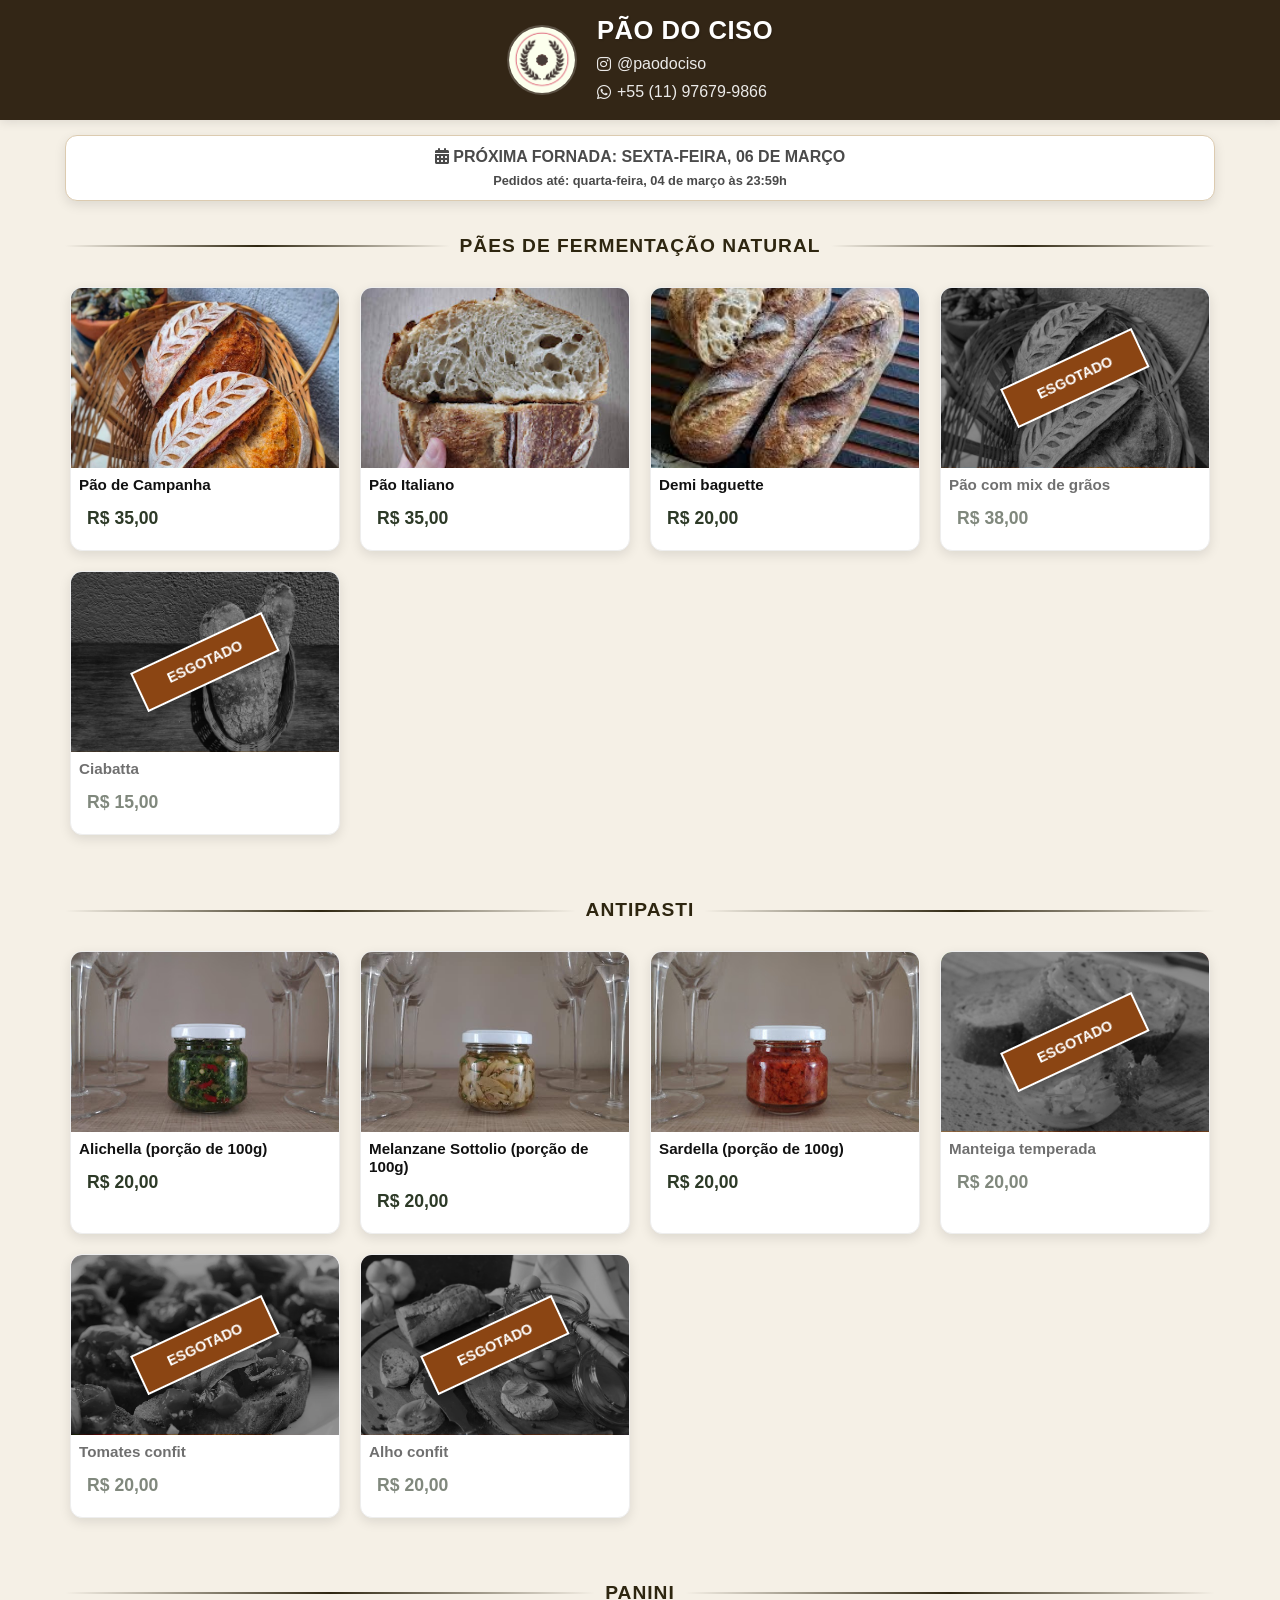
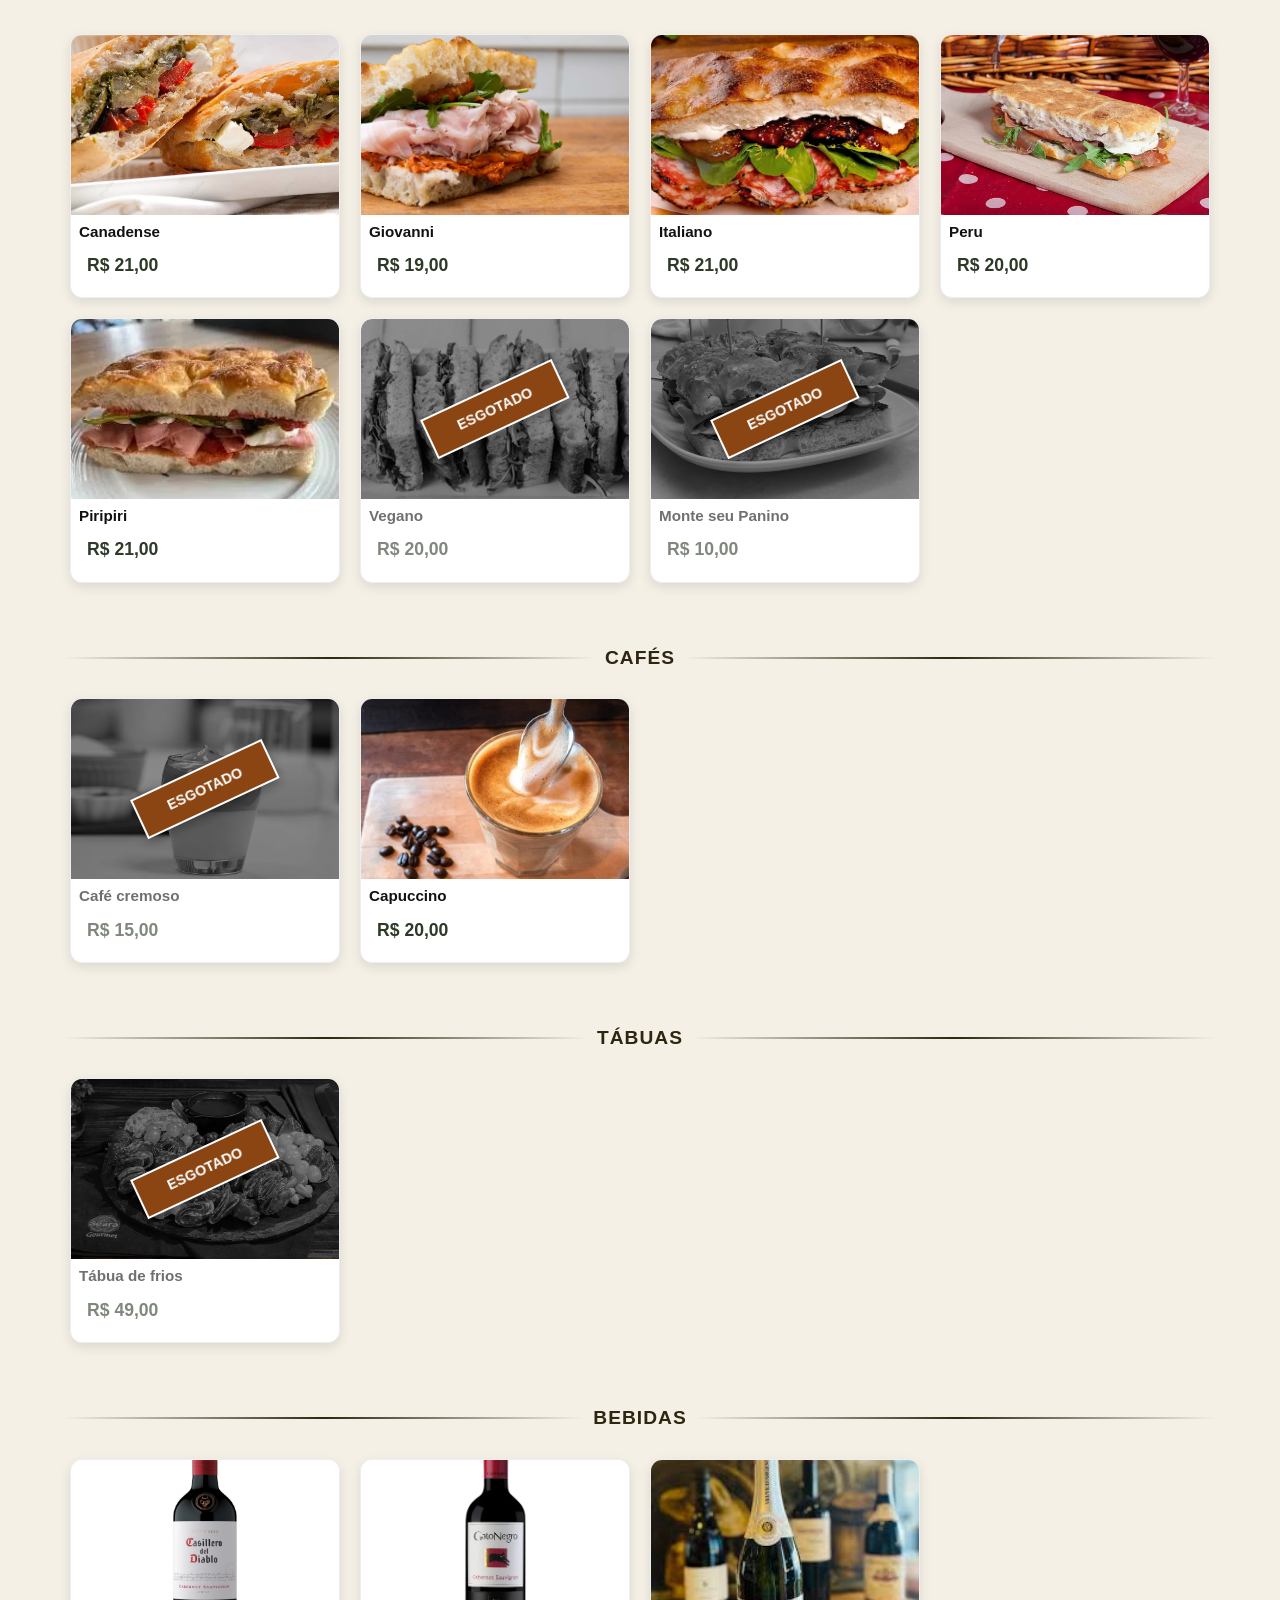
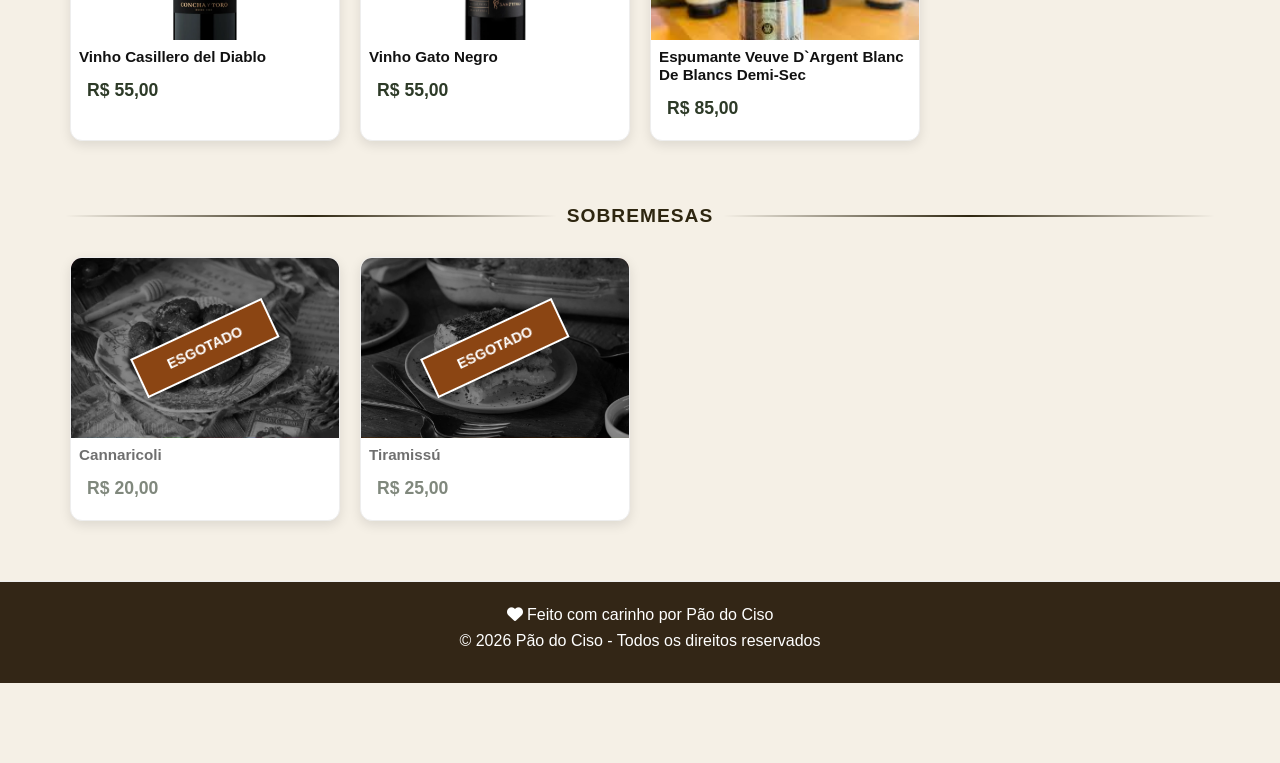
<file: index.html>
<!DOCTYPE html>
<html lang="pt-br">
<head>
    <meta charset="UTF-8">
    <!-- Google tag (gtag.js) -->
    <script async src="https://www.googletagmanager.com/gtag/js?id=G-MT57NGKSM8"></script>
        <script>
        window.dataLayer = window.dataLayer || [];
        function gtag(){dataLayer.push(arguments);}
        gtag('js', new Date());

        gtag('config', 'G-MT57NGKSM8');
    </script>
    <meta name="viewport" content="width=device-width, initial-scale=1.0">
    <title>Pão do Ciso - Cardápio Digital</title>
    
    <!-- Estilos -->
    <link rel="stylesheet" href="css/01.default/style.css">
    <link rel="stylesheet" href="https://cdnjs.cloudflare.com/ajax/libs/font-awesome/6.0.0/css/all.min.css">

    <!-- Favicon de teste -->
    <link rel="icon" type="image/png" href="img/logo-paodociso.png">
        
    <!-- Meta Tags para SEO e Redes Sociais -->
    <meta name="description" content="Pães artesanais de fermentação natural, antepastos e produtos selecionados. Faça seu pedido para a próxima fornada do Pão do Ciso.">

    <meta property="og:type" content="website">
    <meta property="og:url" content="https://paodociso.github.io/lojinha/">
    <meta property="og:title" content="Pão do Ciso | Pães Artesanais">
    <meta property="og:description" content="Pães de fermentação natural e antepastos artesanais. Faça seu pedido para a próxima fornada!">
    <meta property="og:image" content="https://paodociso.github.io/lojinha/img/logo1200x630.png">
    <meta property="og:image:width" content="1200">
    <meta property="og:image:height" content="630">

    <meta property="twitter:card" content="summary_large_image">
    <meta property="twitter:url" content="https://paodociso.github.io/lojinha/">
    <meta property="twitter:title" content="Pão do Ciso | Pães Artesanais">
    <meta property="twitter:description" content="Pães de fermentação natural e antepastos artesanais.">
    <meta property="twitter:image" content="https://paodociso.github.io/lojinha/img/logo1200x630.png">

    <link rel="manifest" href="manifest.json">
    <meta name="theme-color" content="#2d3a27">

    <!-- OneSignal Push Notifications -->
    <script src="https://cdn.onesignal.com/sdks/web/v16/OneSignalSDK.page.js" defer></script>
    <script>
        window.OneSignalDeferred = window.OneSignalDeferred || [];
        OneSignalDeferred.push(async function(OneSignal) {
            await OneSignal.init({
                appId: "a6e252da-0dc0-494d-baa6-a79812543154",
                notifyButton: { enable: false },
                allowLocalhostAsSecureOrigin: true,
            });
        });
    </script>

    <script>
        if ('serviceWorker' in navigator) {
            window.addEventListener('load', () => {
                // Usando './' para garantir que ele busque na pasta do projeto no GitHub Pages
                navigator.serviceWorker.register('./sw.js')
                    .then(reg => console.log('Service Worker registrado com sucesso!', reg))
                    .catch(err => console.error('Falha ao registrar Service Worker:', err));
            });
        }
    </script>


</head>
<body>

    <!-- ===================== BANNER DE INSTALAÇÃO PWA ===================== -->
    <div id="banner-instalar-app" style="display:none; position:fixed; bottom:0; left:0; right:0; z-index:9999;
         background:#2d3a27; color:#fdf5e6; padding:14px 20px;
         box-shadow:0 -4px 20px rgba(0,0,0,0.3); align-items:center; gap:12px;">
        <img src="img/logo192x192.png" alt="Pao do Ciso" style="width:44px; height:44px; border-radius:10px; flex-shrink:0;">
        <div style="flex:1; min-width:0;">
            <div style="font-weight:bold; font-size:0.95rem;">Instalar Pao do Ciso</div>
            <div id="banner-instalar-subtexto" style="font-size:0.78rem; opacity:0.8; margin-top:2px;"></div>
        </div>
        <button id="btn-instalar-app" style="background:#fdf5e6; color:#2d3a27; border:none; border-radius:8px;
                padding:8px 16px; font-weight:bold; cursor:pointer; font-size:0.9rem; flex-shrink:0; display:none;">
            Instalar
        </button>
        <button onclick="document.getElementById('banner-instalar-app').style.display='none'; localStorage.setItem('pwa-banner-dispensado','1');"
                style="background:none; border:none; color:#fdf5e6; opacity:0.6; cursor:pointer; font-size:1.2rem; padding:4px; flex-shrink:0;">
            x
        </button>
    </div>


    <!-- ===================== BANNER DE NOTIFICAÇÕES ===================== -->
    <div id="banner-notificacoes" style="display:none; position:fixed; bottom:0; left:0; right:0; z-index:9998;
         background:#4a5d42; color:#fdf5e6; padding:14px 20px;
         box-shadow:0 -4px 20px rgba(0,0,0,0.3); align-items:center; gap:12px;">
        <img src="img/logo192x192.png" alt="Pao do Ciso" style="width:44px; height:44px; border-radius:10px; flex-shrink:0;">
        <div style="flex:1; min-width:0;">
            <div style="font-weight:bold; font-size:0.95rem;">🔔 Ativar notificações</div>
            <div style="font-size:0.78rem; opacity:0.8; margin-top:2px;">Avise-me quando houver nova fornada disponível.</div>
        </div>
        <button id="btn-ativar-notificacoes" style="background:#fdf5e6; color:#2d3a27; border:none; border-radius:8px;
                padding:8px 16px; font-weight:bold; cursor:pointer; font-size:0.9rem; flex-shrink:0;">
            Ativar
        </button>
        <button onclick="document.getElementById('banner-notificacoes').style.display='none'; localStorage.setItem('notif-banner-dispensado','1');"
                style="background:none; border:none; color:#fdf5e6; opacity:0.6; cursor:pointer; font-size:1.2rem; padding:4px; flex-shrink:0;">
            x
        </button>
    </div>

    <!-- ===================== CABECALHO PRINCIPAL ===================== -->
    <header class="cabecalho-principal">
        <div class="cabecalho-container">
            
        <img src="img/logo-paodociso.png" alt="Pão do Ciso" style="width:70px;height:70px;border-radius:50%;object-fit:cover;border:2px solid rgba(255,255,255,0.2);">
            
            <div class="cabecalho-info">
                <h1 class="titulo-cabecalho">Pão do Ciso</h1>
                
                <div class="contatos-cabecalho">
                    <a href="https://instagram.com/paodociso" target="_blank" class="link-contato">
                        <i class="fab fa-instagram"></i> @paodociso
                    </a>
                    <a id="link-whatsapp-contato" href="#" target="_blank" class="link-contato">
                        <i class="fab fa-whatsapp"></i> <span id="texto-whatsapp-contato"></span>
                    </a>
                </div>
            </div>
        </div>
    </header>

    <!-- ===================== BANNER DE FORNADA ===================== -->
    <div class="container">
        <div class="banner-fornada" onclick="abrirModal('modal-informacoes-fornada')">
            <div class="fornada-conteudo">
                <h2 id="texto-data-fornada" class="fornada-titulo">
                    <i class="fas fa-calendar-alt"></i> PRÓXIMA FORNADA: CARREGANDO...
                </h2>
                <p id="texto-limite-pedido" class="fornada-subtitulo">
                    Pedidos até: carregando...
                </p>
            </div>
        </div>
    </div>

    <!-- ===================== ÁREA PRINCIPAL DE PRODUTOS ===================== -->
    <main id="container-aplicativo" class="container">
        <!-- Os produtos serão carregados dinamicamente pelo JavaScript -->
    </main>

    <!-- ===================== BARRA FIXA DO CARRINHO ===================== -->
    <div id="barra-carrinho" class="barra-carrinho-fixa" onclick="abrirModalCarrinho()">
        <div class="barra-esquerda">
            <span class="quantidade-carrinho" id="resumo-quantidade-carrinho">0 itens</span>
            <span class="valor-carrinho" id="resumo-total-carrinho">R$ 0,00</span>
        </div>
        <div class="barra-direita">
            CARRINHO DE COMPRAS <i class="fas fa-shopping-basket"></i>
        </div>
    </div>

    <!-- ===================== OVERLAY PARA MODAIS ===================== -->
    <div id="overlay-modal" class="overlay-modal" onclick="fecharTodosModais()"></div>

    <!-- ===================== MODAL 7: CONTINUAR COMPRA ===================== -->
    <div id="modal-recuperar-carrinho" class="modal">
        <div class="conteudo-modal" style="text-align: center; padding: 30px 25px;">
            <div style="background: #f0f8f0; border-radius: 50%; width: 80px; height: 80px; display: flex; align-items: center; justify-content: center; margin: 0 auto 20px; border: 3px solid var(--verde-militar);">
                <i class="fas fa-shopping-basket" style="font-size: 2.5rem; color: var(--verde-militar);"></i>
            </div>
            
            <h3 class="titulo-modal" style="color: var(--marrom-cafe); margin-bottom: 15px;">
                CONTINUAR COMPRA ANTERIOR?
            </h3>
            
            <div class="texto-modal" style="margin: 20px 0; background: #f9f9f9; padding: 15px; border-radius: 10px; border: 1px solid #eee;">
                <p style="font-size: 1.1rem; margin-bottom: 10px;">
                    <i class="fas fa-exclamation-circle" style="color: var(--verde-militar); margin-right: 8px;"></i>
                    <strong style="color: var(--verde-militar);" id="quantidade-itens-recuperados">0</strong> 
                    <span style="color: var(--cinza-escuro);">itens no seu carrinho</span>
                </p>
                <p style="color: var(--cinza-escuro); font-size: 0.9rem; line-height: 1.4;">
                    O que você quer fazer com esses itens?
                </p>
            </div>
            
            <div class="botoes-recuperacao">
                <button id="botao-manter-carrinho" 
                        class="botao-acao"  
                        style="background: var(--verde-militar); color: white; border: none; padding: 16px; border-radius: 10px; font-weight: 700; font-size: 0.95rem; cursor: pointer; display: flex; align-items: center; justify-content: center; gap: 10px; width: 100%;"
                        onclick="fecharModal('modal-recuperar-carrinho'); mostrarNotificacao('Carrinho mantido! Continue sua compra.');">
                    <i class="fas fa-check-circle"></i> 
                    <span>MANTER ITENS<br><small style="font-size: 0.7rem; opacity: 0.9;">(Continuar comprando)</small></span>
                </button>
                
                <button id="botao-limpar-carrinho" 
                        class="botao-acao"
                        style="background: #f8f8f8; color: var(--cinza-escuro); border: 2px solid #ddd; padding: 16px; border-radius: 10px; font-weight: 700; font-size: 0.95rem; cursor: pointer; display: flex; align-items: center; justify-content: center; gap: 10px; width: 100%;"
                        onclick="limparCarrinhoRecuperado()">
                    <i class="fas fa-trash-alt"></i> 
                    <span>LIMPAR TUDO<br><small style="font-size: 0.7rem; opacity: 0.9;">(Começar do zero)</small></span>
                </button>
            </div>
            
            <p style="font-size: 0.75rem; color: #888; margin-top: 25px; line-height: 1.4;">
                <i class="fas fa-info-circle" style="margin-right: 5px;"></i>
                Você pode remover itens um por um depois, se preferir.
            </p>
        </div>
    </div>

    <!-- ===================== MODAL 1: INFORMAÇÕES DA FORNADA ===================== -->
    <div id="modal-informacoes-fornada" class="modal">
        <button class="botao-fechar-modal" onclick="fecharModal('modal-informacoes-fornada')">&times;</button>
        
        <div class="conteudo-modal-fornada">
            <div class="topo-informacao-fornada" style="text-align: center; margin-bottom: 15px;">
                <i class="fas fa-info-circle" style="font-size: 3rem; color: var(--verde-militar);"></i>
            </div>

            <h3 class="titulo-modal" style="text-align: center; margin-bottom: 20px; color: var(--marrom-cafe);">Informações Importantes</h3>

            <div class="destaque-fornada">
                <div class="bloco-data">
                    <span class="label-fornada">PRÓXIMA FORNADA</span>
                    <span id="data-fornada-info" class="valor-fornada">Carregando...</span>
                </div>
                
                <div class="bloco-data">
                    <span class="label-fornada">PRAZO LIMITE</span>
                    <span id="limite-fornada-info" class="valor-fornada">Carregando...</span>
                </div>
            </div>

            <div class="lista-dicas-fornada">
                <div class="dica-fornada">
                    <i class="fa-solid fa-hands"></i>
                    <p><strong>Produção Artesanal:</strong> Nossos pães são feitos com fermentação natural (Levain).</p>
                </div>
                
                <div class="dica-fornada">
                    <i class="fa-solid fa-seedling"></i>
                    <p><strong>Frescor Garantido:</strong> Tudo é assado na manhã do dia da entrega.</p>
                </div>
                
                <div class="dica-fornada">
                    <i class="fas fa-exclamation-triangle"></i>
                    <p><strong>Pedidos Limitados:</strong> Trabalhamos sob demanda com capacidade controlada.</p>
                </div>
            </div>

            <button class="botao-acao botao-verde-militar" onclick="fecharModal('modal-informacoes-fornada')">
                ENTENDI
            </button>
        </div>
    </div>   

    <!-- ===================== MODAL 2: DETALHES DO PRODUTO ===================== -->
        <div id="modal-produto" class="modal">

        <!-- ZONA FIXA: nome + botão fechar (injetados pelo JS em produto-modal.js) -->
        <div id="cabecalho-modal-produto" class="cabecalho-modal-produto">
            <!-- Imagem, nome e descrição serão injetados aqui pelo produto-modal.js -->
        </div>

        <!-- ZONA ROLÁVEL: opcionais, quantidade, subtotal (injetados pelo JS) -->
        <div id="corpo-modal-produto" class="corpo-modal-produto-scroll">
            <!-- Opcionais e controles serão injetados aqui pelo produto-modal.js -->
        </div>
        
        <div class="botoes-modal-produto">
            <!-- Subtotal preso acima dos botões (injetado pelo JS) -->
            <div id="rodape-subtotal-produto"></div>

            <!-- Botões lado a lado -->
            <div class="par-botoes">
                <button id="botao-adicionar-simples" 
                        class="botao-acao botao-bege" 
                        onclick="adicionarItemAoCarrinho()">
                    <i class="fas fa-plus"></i> MAIS ITENS
                </button>
                <button id="botao-adicionar-e-ir-para-carrinho" 
                        class="botao-acao botao-verde botao-avancar" 
                        onclick="adicionarEIrParaCarrinho()" 
                        style="display: none;">
                    <i class="fas fa-shopping-basket"></i> VER CARRINHO
                </button>
            </div>
        </div>
    </div>
    
    <!-- ===================== MODAL 3: CARRINHO DE COMPRAS ===================== -->
    <div id="modal-carrinho" class="modal">

        <div class="cabecalho-modal">
            <span class="titulo-cabecalho-modal">Carrinho de Compras</span>
            <button class="botao-fechar-modal" onclick="fecharModal('modal-carrinho')">&times;</button>
        </div>

        <div id="conteudo-carrinho" class="conteudo-modal-carrinho">
            <!-- Conteúdo será injetado dinamicamente pelo JavaScript -->
        </div>
    </div>

    <!-- ===================== MODAL 4: DADOS DO CLIENTE ===================== -->
    <div id="modal-dados-cliente" class="modal">

        <div class="cabecalho-modal">
            <span class="titulo-cabecalho-modal">Seus Dados</span>
            <button class="botao-fechar-modal" onclick="fecharModal('modal-dados-cliente')">&times;</button>
        </div>

        <div class="conteudo-modal">
                    
                    <div class="formulario-dados">
                        <div class="grupo-campo">
                            <label for="nome-cliente" class="rotulo-campo obrigatorio">
                                NOME COMPLETO
                            </label>
                            <input type="text" 
                                id="nome-cliente" 
                                class="campo-entrada"
                                placeholder="Como podemos te chamar?"
                                autocomplete="name">
                        </div>
                        
                        <div class="grupo-campo">
                            <label for="whatsapp-cliente" class="rotulo-campo obrigatorio">
                                WHATSAPP
                            </label>
                            <input type="tel" 
                                id="whatsapp-cliente" 
                                class="campo-entrada"
                                placeholder="(11) 98765-4321"
                                autocomplete="tel">
                        </div>
                        
                        <div id="secao-endereco" style="display: none;">
                            <div class="separador-endereco"></div>
                            
                            <h4 class="subtitulo-endereco">
                                <i class="fas fa-map-marker-alt"></i> ENDEREÇO DE ENTREGA
                            </h4>
                            
                            <div class="grupo-campo">
                                <label for="codigo-postal-cliente" class="rotulo-campo obrigatorio">
                                    CEP
                                </label>
                                <input type="text" 
                                    id="codigo-postal-cliente" 
                                    class="campo-entrada"
                                    placeholder="00000-000"
                                    maxlength="9"
                                    oninput="formatarCodigoPostal(this)">
                                <small class="texto-ajuda">Digite 8 números para buscar automaticamente</small>
                            </div>
                            
                            <div class="grupo-campo">
                                <label for="logradouro-cliente" class="rotulo-campo obrigatorio">
                                    RUA
                                </label>
                                <input type="text" 
                                    id="logradouro-cliente" 
                                    class="campo-entrada campo-leitura"
                                    placeholder="Será preenchido automaticamente">
                            </div>
                            
                            <div class="grupo-duplo">
                                <div class="grupo-campo">
                                    <label for="bairro-cliente" class="rotulo-campo obrigatorio">
                                        BAIRRO
                                    </label>
                                    <input type="text" 
                                        id="bairro-cliente" 
                                        class="campo-entrada campo-leitura"
                                        placeholder="Será preenchido automaticamente">
                                </div>
                                
                                <div class="grupo-campo">
                                    <label for="cidade-cliente" class="rotulo-campo obrigatorio">
                                        CIDADE
                                    </label>
                                    <input type="text" 
                                        id="cidade-cliente" 
                                        class="campo-entrada campo-leitura"
                                        placeholder="Será preenchido automaticamente">
                                </div>
                            </div>

                            <div class="grupo-duplo">
                                <div class="grupo-campo">
                                    <label for="numero-residencia-cliente" class="rotulo-campo obrigatorio">
                                        NÚMERO
                                    </label>
                                    <input type="text" 
                                        id="numero-residencia-cliente" 
                                        class="campo-entrada"
                                        placeholder="123"
                                        autocomplete="address-line2">
                                </div>
                                
                                <div class="grupo-campo">
                                    <label for="estado-cliente" class="rotulo-campo">
                                        ESTADO
                                    </label>
                                    <input type="text" 
                                        id="estado-cliente" 
                                        class="campo-entrada campo-leitura"
                                        placeholder="UF"
                                        maxlength="2">
                                </div>
                            </div>
                            
                            <div class="grupo-campo">
                                <label for="complemento-residencia-cliente" class="rotulo-campo">
                                    COMPLEMENTO
                                </label>
                                <input type="text" 
                                    id="complemento-residencia-cliente" 
                                    class="campo-entrada"
                                    placeholder="Apto 45, Bloco B"
                                    autocomplete="address-line3">
                            </div>
                            
                            <div class="grupo-campo">
                                <label for="ponto-referencia-entrega" class="rotulo-campo">
                                    PONTO DE REFERÊNCIA
                                </label>
                                <input type="text" 
                                    id="ponto-referencia-entrega" 
                                    class="campo-entrada"
                                    placeholder="Ex: Próximo ao mercado, portão azul">
                            </div>
                            
                            <div id="informacao-frete" class="card-frete-calculado" style="display: none;">
                                <div class="card-frete-icone">
                                    <i class="fas fa-motorcycle"></i>
                                </div>
                                <div class="card-frete-info">
                                    <span class="card-frete-label">Taxa de entrega</span>
                                    <span id="valor-frete" class="card-frete-valor">R$ 0,00</span>
                                </div>
                            </div>
                        </div>
                    </div>
                    
                    <div class="par-botoes">
                        <button class="botao-acao botao-bege"
                                onclick="fecharModal('modal-dados-cliente'); abrirModal('modal-carrinho');">
                            <i class="fas fa-arrow-left"></i> VOLTAR
                        </button>

                        <button id="botao-prosseguir-pagamento" 
                                class="botao-acao botao-verde-militar"
                                onclick="validarDadosCliente()">
                            CONTINUAR <i class="fas fa-arrow-right"></i>
                        </button>
                    </div>

                </div> 
        </div>

    <!-- ===================== MODAL 5: FORMA DE PAGAMENTO ===================== -->
    <div id="modal-pagamento" class="modal">

        <div class="cabecalho-modal">
            <span class="titulo-cabecalho-modal">Forma de Pagamento</span>
            <button class="botao-fechar-modal" onclick="fecharTodosModais()">&times;</button>
        </div>

        <div class="conteudo-modal" style="padding: 20px;">
            
            <!-- Resumo do Pedido -->
            <div id="resumo-final-pedido-pagamento"></div>
            
            <!-- Opções de Pagamento -->
            <div class="opcoes-pagamento">
                <!-- Opção 1: PIX -->
                <div class="opcao-pagamento" onclick="selecionarPagamento('PIX', this)">
                    <span class="opcao-recomendado">RECOMENDADO</span>
                    
                    <div class="opcao-cabecalho">
                        <i class="fa-brands fa-pix"></i>
                        <span class="opcao-titulo">PIX</span>
                    </div>
                    
                    <div class="opcao-conteudo">
                        <div class="pix-valor">
                            VALOR: <span id="valor-pix">R$ 0,00</span>
                        </div>
                        
                        <div class="pix-qrcode">
                            <img src="img/qrcode-pix.png" alt="QR Code PIX" class="pix-qrcode-img">
                        </div>

                        <p class="pix-legenda">CLIQUE PARA COPIAR A CHAVE:</p>
                        
                        <div class="pix-chave" onclick="copiarChavePix()">
                            <span id="texto-chave-pix"></span>
                            <i class="far fa-copy"></i>
                        </div>
                        
                        <div id="mensagem-copiado" class="mensagem-sucesso">
                            ✅ Chave PIX copiada!
                        </div>
                    </div>
                </div>
                
                <!-- Opção 2: Cartão -->
                <div class="opcao-pagamento" onclick="selecionarPagamento('Cartão', this)">
                    <div class="opcao-cabecalho">
                        <i class="fas fa-credit-card"></i>
                        <span class="opcao-titulo">CARTÃO (CRÉDITO/DÉBITO)</span>
                    </div>
                    
                    <div class="opcao-conteudo">
                        <p class="opcao-descricao">
                            Pague por aproximação na entrega ou peça o link via WhatsApp.
                        </p>
                    </div>
                </div>
                
                <!-- Opção 3: Dinheiro -->
                <div class="opcao-pagamento" onclick="selecionarPagamento('Dinheiro', this)">
                    <div class="opcao-cabecalho">
                        <i class="fas fa-money-bill-wave"></i>
                        <span class="opcao-titulo">DINHEIRO</span>
                    </div>
                    
                    <div class="opcao-conteudo">
                        <p class="opcao-descricao">Pagamento em espécie no ato da entrega.</p>
                        <p class="opcao-observacao">
                            <i class="fas fa-info-circle"></i> Tenha o troco preparado, por favor.
                        </p>
                    </div>
                </div>
            </div>
            
            <!-- Botões de Ação -->
            <!-- Botões conferir se essa div imediatamente abaixo pode ser removida para o css gerir -->
            <div class="par-botoes">
                <button class="botao-acao botao-bege"
                        onclick="fecharModal('modal-pagamento'); abrirModal('modal-dados-cliente');">
                    <i class="fas fa-arrow-left"></i> VOLTAR
                </button>

                <button id="botao-finalizar-pedido" 
                        class="botao-acao botao-verde-militar"
                        onclick="finalizarPedido()"
                        disabled>
                    FINALIZAR <i class="fab fa-whatsapp"></i>
                </button>
            </div>
        </div>
    </div>

    <!-- ===================== MODAL 6: CONFIRMAÇÃO DE SUCESSO ===================== -->
    <div id="modal-sucesso" class="modal">
        <div class="conteudo-modal-sucesso">
            <div class="icone-sucesso">
                <i class="fas fa-check-circle"></i>
            </div>
            
            <h3 class="titulo-sucesso">PEDIDO ENVIADO COM SUCESSO!</h3>
            
            <div class="mensagem-sucesso">
                <p>✅ Seu pedido foi registrado em nosso sistema.</p>
                <p>📱 O WhatsApp deve abrir em uma nova aba em instantes...</p>
                <p>💬 Caso não tenha aberto, use o botão abaixo:</p>
            </div>
            
            <div class="detalhes-pedido">
                <div class="detalhe-item">
                    <i class="fas fa-receipt"></i>
                    <span>Nº do Pedido: <strong id="numero-pedido">#0001</strong></span>
                </div>
                <div class="detalhe-item">
                    <i class="fas fa-clock"></i>
                    <span>Horário: <strong id="horario-pedido">00:00</strong></span>
                </div>
            </div>
            
            <button id="botao-reenviar-whatsapp" 
                    class="botao-acao botao-verde-militar" 
                    onclick="reenviarPedidoWhatsapp()"
                    style="margin-bottom: 15px; width: 100%; display: flex; align-items: center; justify-content: center; gap: 10px;">
                REENVIAR PEDIDO PELO WHATSAPP <i class="fab fa-whatsapp"></i>
            </button>

            <button id="botao-fechar-sucesso" 
                    class="botao-acao botao-contorno"
                    onclick="reiniciarFluxoCompra()"
                    style="width: 100%; display: flex; align-items: center; justify-content: center; gap: 10px;">
                <i class="fas fa-home"></i> VOLTAR AO CARDÁPIO
            </button>
            
            <p class="texto-agradecimento">
                Obrigado por escolher o Pão do Ciso! 🥖
            </p>
        </div>
    </div>


    <!-- ===================== RODAPÉ ===================== -->
    <footer class="rodape">
        <div class="container">
            <p class="texto-rodape">
                <i class="fas fa-heart"></i> Feito com carinho por Pão do Ciso
            </p>
            <p class="copyright">
                © 2026 Pão do Ciso - Todos os direitos reservados
            </p>
        </div>
    </footer>

<!-- ===================== SCRIPTS JAVASCRIPT ===================== -->
<!-- ORDEM CORRETA DE CARREGAMENTO -->
    <script src="js/config.js"></script>
    <script src="js/config.local.js"></script>
    <script src="js/dados.js" defer></script>
    <script src="js/state.js" defer></script>
    <script src="js/utils.js" defer></script>
    <script src="js/modais.js" defer></script>
    <script src="js/notificacoes.js" defer></script>
    <script src="js/fornada.js" defer></script>
    <script src="js/cardapio.js" defer></script>
    <script src="js/opcionais.js" defer></script>
    <script src="js/produto-modal.js" defer></script>
    <script src="js/carrinho.js" defer></script>
    <script src="js/dados-cliente.js" defer></script>
    <script src="js/cep-frete.js" defer></script>     
    <script src="js/pagamento.js" defer></script>
    <script src="js/envio.js" defer></script>
    <script src="js/address-manager.js" defer></script>
    <script src="js/recuperacao-carrinho.js" defer></script>
    <script src="js/main.js" defer></script>

    <!-- ===================== PWA — INSTALAÇÃO + NOTIFICAÇÕES ===================== -->
    <script>
        (function() {
            const jaPWA       = window.matchMedia('(display-mode: standalone)').matches;
            const isIOS       = /iphone|ipad|ipod/i.test(navigator.userAgent);
            const isSafari    = /^((?!chrome|android).)*safari/i.test(navigator.userAgent);

            // --- BANNER DE NOTIFICAÇÕES ---
            function mostrarBannerNotificacoes() {
                if (localStorage.getItem('notif-banner-dispensado')) return;
                if (Notification.permission === 'granted') return;
                if (isIOS) return; // iOS não suporta push via browser

                const bannerNotif = document.getElementById('banner-notificacoes');
                const btnAtivar   = document.getElementById('btn-ativar-notificacoes');

                bannerNotif.style.display = 'flex';

                btnAtivar.onclick = async () => {
                    bannerNotif.style.display = 'none';
                    localStorage.setItem('notif-banner-dispensado', '1');
                    if (window.OneSignalDeferred) {
                        OneSignalDeferred.push(async function(OneSignal) {
                            await OneSignal.Notifications.requestPermission();
                        });
                    }
                };
            }

            // --- BANNER DE INSTALAÇÃO ---
            if (!localStorage.getItem('pwa-banner-dispensado') && !jaPWA) {
                const banner      = document.getElementById('banner-instalar-app');
                const subtexto    = document.getElementById('banner-instalar-subtexto');
                const btnInstalar = document.getElementById('btn-instalar-app');
                let promptEvento  = null;

                // Android/Desktop
                window.addEventListener('beforeinstallprompt', (e) => {
                    e.preventDefault();
                    promptEvento = e;
                    subtexto.textContent = 'Adicione o app na tela inicial para pedir mais facilmente.';
                    btnInstalar.style.display = 'block';

                    btnInstalar.onclick = async () => {
                        promptEvento.prompt();
                        const { outcome } = await promptEvento.userChoice;
                        banner.style.display = 'none';
                        localStorage.setItem('pwa-banner-dispensado', '1');
                        // Encadeia: após instalar, pergunta sobre notificações
                        setTimeout(mostrarBannerNotificacoes, 800);
                    };

                    // Botão X também encadeia
                    banner.querySelector('button:last-child').onclick = () => {
                        banner.style.display = 'none';
                        localStorage.setItem('pwa-banner-dispensado', '1');
                        setTimeout(mostrarBannerNotificacoes, 800);
                    };

                    banner.style.display = 'flex';
                });

                // iOS Safari
                if (isIOS && isSafari) {
                    subtexto.textContent = 'Toque em Compartilhar > "Adicionar à Tela de Início".';
                    btnInstalar.style.display = 'none';

                    // Botão X no iOS só dispensa — notificações não são suportadas
                    banner.querySelector('button:last-child').onclick = () => {
                        banner.style.display = 'none';
                        localStorage.setItem('pwa-banner-dispensado', '1');
                    };

                    banner.style.display = 'flex';
                }
            } else {
                // Já instalado ou já dispensou instalação — verifica notificações direto
                setTimeout(mostrarBannerNotificacoes, 1500);
            }
        })();
    </script>

    </body>
</html>
</file>
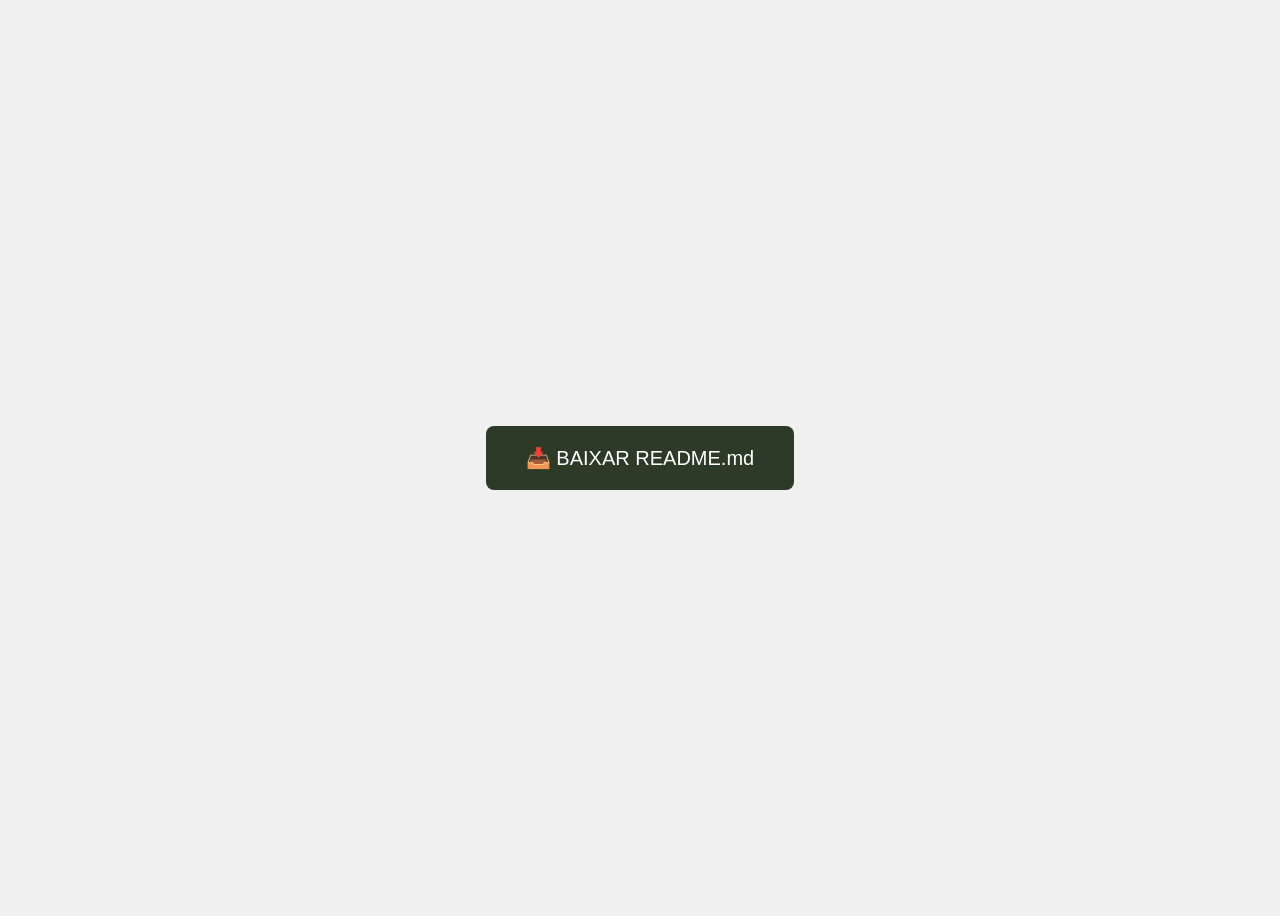
<file: baixarreadme.html>
<!DOCTYPE html>
<html lang="pt-br">
<head>
    <meta charset="UTF-8">
    <title>Gerador de README - Pão do Ciso</title>
    <style>
        body { font-family: sans-serif; display: flex; justify-content: center; align-items: center; height: 100vh; background: #f0f0f0; }
        button { padding: 20px 40px; font-size: 20px; background: #2d3a27; color: white; border: none; border-radius: 8px; cursor: pointer; }
        button:hover { background: #4a5d42; }
    </style>
</head>
<body>

    <button onclick="baixarReadme()">📥 BAIXAR README.md</button>

    <script>
        function baixarReadme() {
            // Conteúdo do README
            const conteudo = `# 🥖 Pão do Ciso - Ecossistema Web

> **Versão:** 2.0.0
> **Stack:** HTML5, CSS3, JavaScript (Vanilla ES6+)
> **Arquitetura:** Static Serverless (JSON-based persistence)

Este repositório contém o código-fonte da presença digital da padaria artesanal **Pão do Ciso**. O projeto é composto por duas interfaces desacopladas que compartilham uma base de dados estática.

---

## 🏗️ Arquitetura do Sistema

O sistema opera sem um backend dinâmico (como Node.js, PHP ou Python) em tempo real. A persistência e a lógica de negócios são geridas através de arquivos estáticos, permitindo hospedagem de custo zero (GitHub Pages, Vercel) e alta performance.

### Fluxo de Dados (Ciclo de Vida)
1.  **Storefront (Cliente):** A loja lê o arquivo \`js/dados.js\` no carregamento. Este arquivo contém todo o inventário, configurações de loja e regras de negócio.
2.  **Painel Administrativo (Gestão):** Uma ferramenta offline-first que carrega o \`dados.js\`, permite a edição visual de produtos e preços, e regenera o código do arquivo.
3.  **Atualização:** O administrador substitui o arquivo \`js/dados.js\` no servidor para aplicar mudanças globais.

---

## 📂 Estrutura de Arquivos

\`\`\`bash
/
├── index.html                  # Entry point da Loja (SPA)
├── painelDeGestao-v3.2.html    # Ferramenta Admin (Single File Application)
├── css/
│   └── style.css               # Estilização global, variáveis e responsividade
├── js/
│   ├── config.js               # Constantes (WhatsApp, Pix, Versão)
│   ├── dados.js                # O "Banco de Dados" JSON
│   ├── main.js                 # Bootloader da aplicação
│   ├── cardapio.js             # Renderização das seções e cards
│   ├── produto-modal.js        # Lógica de Opcionais (Tree Search) e Subtotal
│   ├── carrinho.js             # State Management do carrinho
│   ├── recuperacao-carrinho.js # Persistência via LocalStorage
│   ├── cep-frete.js            # Lógica de taxas por bairro
│   ├── fornada.js              # Controle de datas e prazos
│   ├── notificacoes.js         # Sistema de Toasts/Alertas
│   └── utils.js                # Formatadores (Moeda, Datas)
└── img/                        # Assets otimizados (WebP/JPG)
\`\`\`

---

## 🧠 Módulos e Lógicas Chave

### 1. Sistema de Opcionais em Árvore (\`produto-modal.js\`)
Implementamos uma estrutura hierárquica para lidar com produtos complexos (ex: "Monte seu Panino").
* **Estrutura de Dados:** No \`dados.js\`, os opcionais são organizados por categorias (ex: \`Panini -> { Pães: [...], Queijos: [...] }\`).
* **Deep Search:** O algoritmo de busca varre essa árvore para encontrar itens pelo nome e identificar automaticamente a qual categoria pertencem, renderizando títulos organizadores no modal sem necessidade de configuração manual no produto.

### 2. Carrinho Persistente (\`recuperacao-carrinho.js\`)
* O estado do carrinho é salvo no \`localStorage\` a cada modificação.
* Ao reabrir a página, o sistema detecta carrinhos abandonados e oferece ao usuário a opção de restaurar o pedido pendente.

### 3. Checkout via WhatsApp
* Não há gateway de pagamento. O pedido é serializado em uma string de texto formatada (URI Encoded) e enviado diretamente para a API do WhatsApp (\`wa.me\`).

---

## 🛠️ Painel de Gestão (Admin)

O arquivo \`painelDeGestao-v3.2.html\` funciona de forma independente do site principal.

**Funcionalidades:**
* **CRUD de Produtos:** Edição de preços, descrições, imagens e status (Esgotado/Visível).
* **Gestão Logística:** Configuração de taxas de entrega por bairro.
* **Controle de Fornada:** Definição da data limite para pedidos.
* **Exportação:** Gera uma string JavaScript válida (\`window.dadosIniciais = ...\`) pronta para substituir o arquivo de produção.

---

## 🚀 Instalação e Deploy

### Rodando Localmente
1.  Clone o repositório.
2.  Abra o \`index.html\` no navegador.
    * *Recomendado:* Usar uma extensão como "Live Server" (VS Code) para simular um servidor HTTP e evitar bloqueios de CORS estritos de alguns navegadores, embora o projeto suporte protocolo \`file://\`.

### Atualizando o Cardápio (Deploy)
1.  Abra o Painel de Gestão localmente.
2.  Carregue o arquivo \`js/dados.js\` atual.
3.  Faça as alterações necessárias.
4.  Clique em **"Baixar Arquivo Atualizado"**.
5.  Substitua o arquivo \`js/dados.js\` na pasta do projeto.
6.  Faça o *push* para o repositório/servidor.

---

## 🐛 Troubleshooting

* **Alterações não aparecem no celular:**
    Devido à natureza estática dos arquivos JS, navegadores móveis tendem a fazer cache agressivo.
    * *Solução:* Alterar a versão no \`config.js\` ou instruir o usuário a limpar o cache.
* **Preço "R$ 0,00" nos Opcionais:**
    Ocorre se o nome do opcional na lista do produto não for **exatamente idêntico** (incluindo maiúsculas/minúsculas) ao nome cadastrado na biblioteca de opcionais.

---

© 2026 Pão do Ciso - Desenvolvido internamente.
`;

            const blob = new Blob([conteudo], { type: 'text/markdown' });
            const link = document.createElement('a');
            link.href = window.URL.createObjectURL(blob);
            link.download = 'README.md';
            link.click();
        }
    </script>
</body>
</html>
</file>
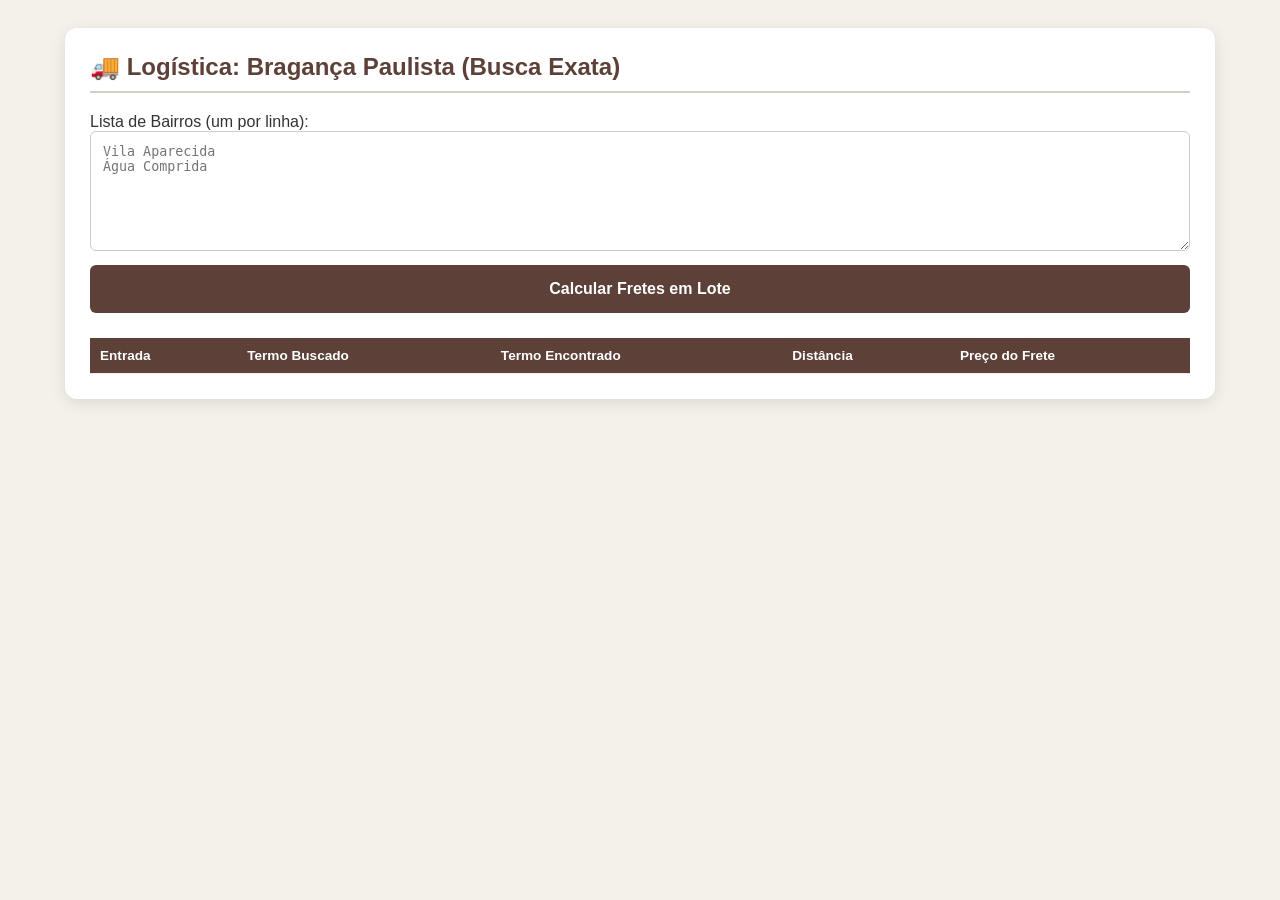
<file: distancia-bairro.html>
<!DOCTYPE html>
<html lang="pt-br">
<head>
    <meta charset="UTF-8">
    <title>Calculadora de Frete - Pão do Ciso</title>
    <style>
        body { font-family: 'Segoe UI', sans-serif; padding: 20px; background: #f4f1ea; color: #333; }
        .container { max-width: 1100px; margin: auto; background: white; padding: 25px; border-radius: 12px; box-shadow: 0 4px 15px rgba(0,0,0,0.1); }
        h2 { color: #5d4037; border-bottom: 2px solid #d7ccc8; padding-bottom: 10px; margin-top: 0; }
        textarea { width: 100%; height: 120px; padding: 12px; border: 1px solid #ccc; border-radius: 6px; margin-bottom: 10px; box-sizing: border-box; }
        button { background: #5d4037; color: white; border: none; padding: 15px; border-radius: 6px; cursor: pointer; width: 100%; font-weight: bold; font-size: 1rem; }
        table { width: 100%; border-collapse: collapse; margin-top: 25px; }
        th, td { text-align: left; padding: 10px; border-bottom: 1px solid #eee; font-size: 0.85rem; }
        th { background: #5d4037; color: white; }
        .valor-frete { font-weight: bold; color: #2e7d32; }
        .erro-msg { color: #c62828; font-size: 0.75rem; }
    </style>
</head>
<body>

<div class="container">
    <h2>🚚 Logística: Bragança Paulista (Busca Exata)</h2>
    
    <label>Lista de Bairros (um por linha):</label>
    <textarea id="lista-bairros" placeholder="Vila Aparecida&#10;Água Comprida"></textarea>
    <button onclick="processarLote()">Calcular Fretes em Lote</button>
    
    <div id="progresso" style="margin: 15px 0; font-weight: bold; color: #795548;"></div>

    <table id="tabela-resultados">
        <thead>
            <tr>
                <th>Entrada</th>
                <th>Termo Buscado</th>
                <th>Termo Encontrado</th>
                <th>Distância</th>
                <th>Preço do Frete</th>
            </tr>
        </thead>
        <tbody></tbody>
    </table>
</div>

<script>
    const ORIGEM = { lat: -22.9531, lon: -46.5419 };

    function calcularPrecoFrete(kmStr) {
        const km = parseFloat(kmStr);
        if (isNaN(km)) return "---";
        const kmArredondado = Math.ceil(km);
        const base = kmArredondado * 2 * 0.9;
        const total = base * 1.5;
        return "R$ " + total.toLocaleString('pt-BR', { minimumFractionDigits: 2, maximumFractionDigits: 2 });
    }

    async function processarLote() {
        const linhas = document.getElementById('lista-bairros').value.split('\n').filter(l => l.trim() !== "");
        const tbody = document.querySelector('#tabela-resultados tbody');
        const progresso = document.getElementById('progresso');
        tbody.innerHTML = "";

        for (let entrada of linhas) {
            let termo = entrada.trim();
            progresso.innerText = `Processando: ${termo}...`;
            
            let nomeOficial = "Não encontrado";
            let distKm = "---";
            let erroLog = "";

            // 1. BUSCA DE COORDENADAS (Nominatim)
            // Usando apenas 'q' e concatenando a cidade para evitar erro 400 de parâmetros mal formados
            const query = `${termo}, Bragança Paulista, SP, Brasil`;
            const urlSearch = `https://nominatim.openstreetmap.org/search?format=json&q=${encodeURIComponent(query)}&limit=1`;
            
            try {
                const res = await fetch(urlSearch, {
                    headers: { 'Accept-Language': 'pt-BR', 'User-Agent': 'PaoDoCisoConsultas' }
                });

                if (!res.ok) throw new Error(`Status: ${res.status}`);

                const dados = await res.json();

                if (dados && dados.length > 0) {
                    const local = dados[0];
                    nomeOficial = local.display_name.split(',')[0];

                    // 2. BUSCA DE DISTÂNCIA (OSRM)
                    const urlRoute = `https://router.project-osrm.org/route/v1/driving/${ORIGEM.lon},${ORIGEM.lat};${local.lon},${local.lat}?overview=false`;
                    const resRoute = await fetch(urlRoute);
                    const dataRoute = await resRoute.json();
                    
                    if (dataRoute.routes && dataRoute.routes[0]) {
                        distKm = (dataRoute.routes[0].distance / 1000).toFixed(2);
                    }
                }
            } catch (e) {
                erroLog = `<br><span class="erro-msg">Erro: API offline ou bloqueio</span>`;
                console.error(e);
            }

            tbody.innerHTML += `
                <tr>
                    <td>${entrada}</td>
                    <td>${termo}</td>
                    <td>${nomeOficial}${erroLog}</td>
                    <td>${distKm !== "---" ? distKm + " km" : "---"}</td>
                    <td class="valor-frete">${calcularPrecoFrete(distKm)}</td>
                </tr>`;
            
            // Pausa obrigatória de 1.5s para evitar bloqueio 403/429
            await new Promise(r => setTimeout(r, 1500));
        }
        progresso.innerText = "Concluído.";
    }
</script>
</body>
</html>
</file>
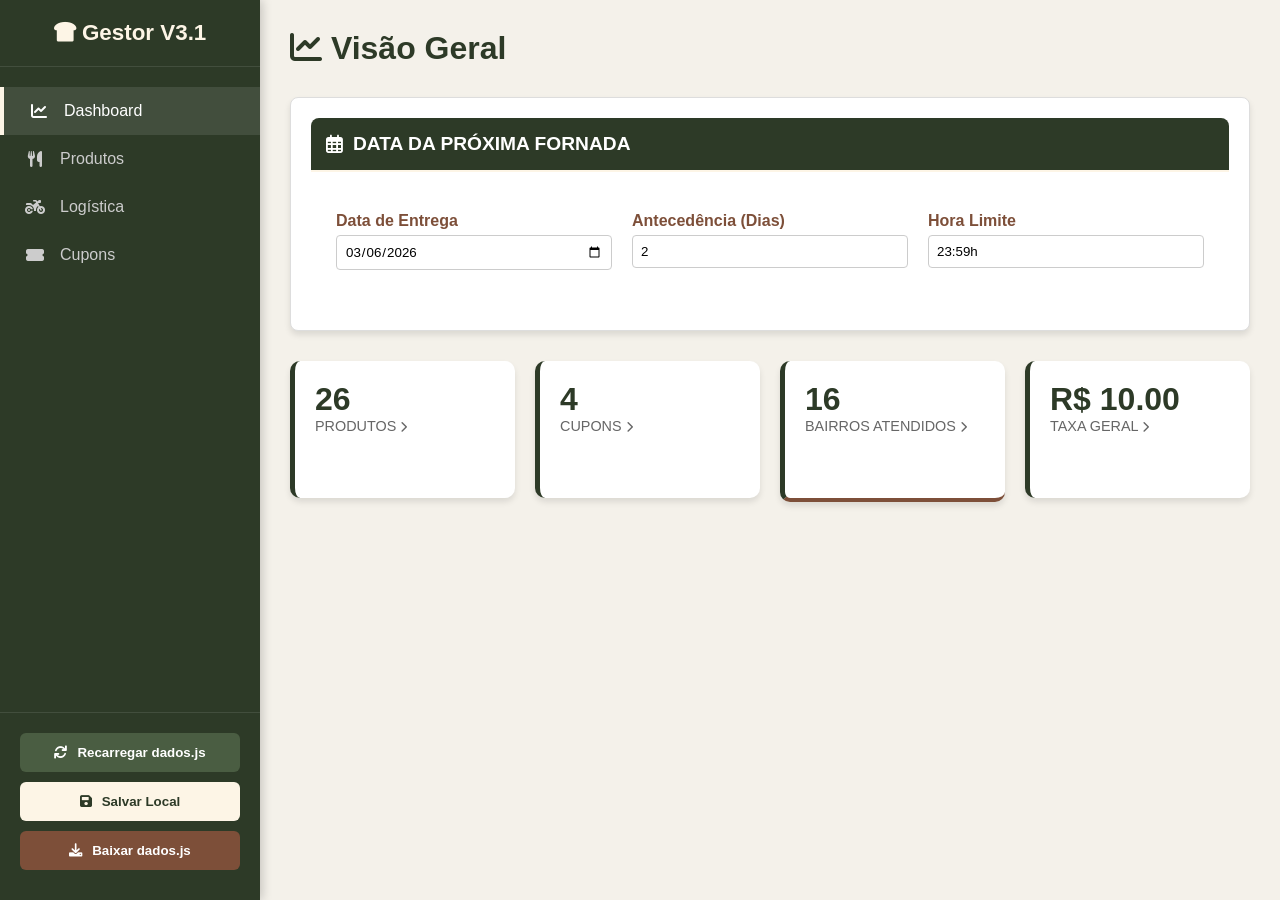
<file: painelDeGestao-v3.2.html>
<!DOCTYPE html>
<html lang="pt-br">
<head>
    <meta charset="UTF-8">
    <meta name="viewport" content="width=device-width, initial-scale=1.0">
    <title>Painel Administrativo v3.1 | Pão do Ciso</title>
    <link rel="stylesheet" href="https://cdnjs.cloudflare.com/ajax/libs/font-awesome/6.0.0/css/all.min.css">
    <style>
        :root {
            --bg-creme: #fdf5e6;
            --verde-militar: #2d3a27;
            --verde-claro: #4a5d42;
            --marrom-cafe: #2e2610;
            --marrom-detalhe: #7d4f39;
            --texto: #3e2723;
            --branco: #ffffff;
            --red: #b22222;
            --shadow: 0 4px 6px rgba(0,0,0,0.1);
        }

        body {
            font-family: 'Segoe UI', Tahoma, Geneva, Verdana, sans-serif;
            margin: 0;
            display: flex;
            background: #f4f1ea;
            color: var(--texto);
            height: 100vh;
            overflow: hidden;
        }

        .card-link {
            cursor: pointer;
            text-decoration: none;
            color: inherit;
            transition: transform 0.2s ease;
        }

        .card-link:hover {
            transform: translateY(-5px);
        }

        .stat-card {
            height: 100%; /* Garante que todos tenham o mesmo tamanho */
        }

        /* --- SIDEBAR --- */
        .sidebar {
            width: 260px;
            background: var(--verde-militar);
            height: 100%;
            display: flex;
            flex-direction: column;
            box-shadow: 2px 0 10px rgba(0,0,0,0.2);
            z-index: 100;
        }

        .logo-area {
            padding: 20px;
            text-align: center;
            border-bottom: 1px solid rgba(255,255,255,0.1);
        }

        .logo-area h2 {
            color: var(--bg-creme);
            margin: 0;
            font-size: 1.4rem;
        }

        .nav-menu {
            flex: 1;
            padding: 20px 0;
            overflow-y: auto;
        }

        .nav-item {
            display: flex;
            align-items: center;
            padding: 15px 25px;
            color: #ccc;
            text-decoration: none;
            cursor: pointer;
            transition: 0.3s;
            font-size: 1rem;
        }

        .nav-item:hover, .nav-item.active {
            background: rgba(255,255,255,0.1);
            color: var(--branco);
            border-left: 4px solid var(--bg-creme);
        }

        .nav-item i {
            margin-right: 15px;
            width: 20px;
            text-align: center;
        }

        .action-area {
            padding: 20px;
            border-top: 1px solid rgba(255,255,255,0.1);
        }

        .btn-action {
            width: 100%;
            padding: 12px;
            border: none;
            border-radius: 6px;
            cursor: pointer;
            font-weight: bold;
            display: flex;
            align-items: center;
            justify-content: center;
            gap: 10px;
            transition: 0.2s;
            margin-bottom: 10px;
        }

        .btn-save { background: var(--bg-creme); color: var(--verde-militar); }
        .btn-save:hover { background: #fff; transform: translateY(-2px); }

        .btn-download { background: var(--marrom-detalhe); color: white; }
        .btn-download:hover { background: #653d2b; }

        /* --- MAIN CONTENT --- */
        .main-content {
            flex: 1;
            padding: 30px;
            overflow-y: auto;
            position: relative;
        }

        header {
            display: flex;
            justify-content: space-between;
            align-items: center;
            margin-bottom: 30px;
        }

        h1 { color: var(--verde-militar); margin: 0; }

        /* --- CARDS & GRID --- */
        .stats-grid {
            display: grid;
            grid-template-columns: repeat(auto-fit, minmax(200px, 1fr));
            gap: 20px;
            margin-bottom: 30px;
        }

        .stat-card {
            background: white;
            padding: 20px;
            border-radius: 10px;
            box-shadow: var(--shadow);
            border-left: 5px solid var(--verde-militar);
        }

        .stat-value { font-size: 2rem; font-weight: bold; color: var(--verde-militar); }
        .stat-label { color: #666; font-size: 0.9rem; text-transform: uppercase; }

        /* --- SEÇÕES & TABELAS (CORRIGIDO PARA ALINHAMENTO) --- */
        .secao-container {
            background: white;
            border-radius: 10px;
            padding: 20px;
            margin-bottom: 25px;
            box-shadow: var(--shadow);
            border: 1px solid #eee;
        }

        .secao-header {
            display: flex;
            justify-content: space-between;
            align-items: center;
            padding-bottom: 15px;
            border-bottom: 2px solid var(--bg-creme);
            margin-bottom: 15px;
            cursor: move;
        }

        .secao-titulo { font-size: 1.2rem; font-weight: bold; color: var(--verde-militar); display: flex; align-items: center; gap: 10px; }

        /* Tabela Fixa para Alinhamento */
        table { 
            width: 100%; 
            border-collapse: collapse; 
            table-layout: fixed; /* Força colunas iguais entre tabelas diferentes */
        }
        
        th, td { padding: 12px; text-align: left; border-bottom: 1px solid #eee; vertical-align: middle; }
        th { color: var(--verde-militar); font-weight: 600; font-size: 0.9rem; text-transform: uppercase; }
        
        /* Larguras fixas das colunas */
        .col-drag { width: 40px; text-align: center; }
        .col-prod { width: auto; } /* Flexível */
        .col-preco { width: 100px; }
        .col-status { width: 160px; text-align: center; }
        .col-acoes { width: 120px; text-align: right; }

        /* --- BADGES E BOTÕES --- */
        .btn-icon {
            background: none; border: none; cursor: pointer; color: #666; font-size: 1.1rem; transition: 0.2s; padding: 5px;
        }
        .btn-icon:hover { color: var(--marrom-detalhe); transform: scale(1.1); }
        .btn-add { background: var(--verde-militar); color: white; padding: 8px 15px; border-radius: 5px; font-size: 0.9rem; border: none; cursor: pointer;}

        /* Botões de Status (Toggle) */
        .btn-toggle {
            border: 1px solid #ddd;
            border-radius: 20px;
            padding: 5px 12px;
            font-size: 0.8rem;
            cursor: pointer;
            background: white;
            color: #999;
            display: inline-flex;
            align-items: center;
            gap: 5px;
            transition: 0.2s;
            margin: 0 2px;
        }

        .btn-toggle:hover { background: #f5f5f5; }

        .btn-toggle.ativo {
            background: #e8f5e9;
            color: #2e7d32;
            border-color: #c8e6c9;
            font-weight: bold;
        }
        
        .btn-toggle.esgotado {
            background: #ffebee;
            color: #c62828;
            border-color: #ffcdd2;
            font-weight: bold;
        }

        /* Tags de Opcionais (Lista) */
        .tag-mini {
            display: inline-block;
            font-size: 0.7rem;
            background: #f0f0f0;
            color: #555;
            padding: 2px 6px;
            border-radius: 4px;
            margin-right: 4px;
            margin-top: 4px;
        }

        /* --- MODAIS --- */
        .modal-overlay {
            position: fixed; top: 0; left: 0; width: 100%; height: 100%;
            background: rgba(0,0,0,0.5);
            display: none; justify-content: center; align-items: center;
            z-index: 1000;
        }

        .modal {
            background: white;
            width: 90%;
            max-width: 600px;
            border-radius: 10px;
            padding: 30px;
            max-height: 90vh;
            overflow-y: auto;
            box-shadow: 0 10px 25px rgba(0,0,0,0.2);
        }

        .form-group { margin-bottom: 15px; }
        .form-group label { display: block; margin-bottom: 5px; font-weight: 500; color: var(--verde-militar); }
        .form-group input, .form-group textarea, .form-group select {
            width: 100%; padding: 10px; border: 1px solid #ddd; border-radius: 5px;
            box-sizing: border-box; font-family: inherit;
        }
        
        /* BALÕES DE SELEÇÃO (MODAL) */
        .badges-container {
            display: flex;
            flex-wrap: wrap;
            gap: 10px;
            padding: 10px;
            background: #fafafa;
            border-radius: 8px;
            border: 1px solid #eee;
        }

        .badge-select {
            padding: 8px 16px;
            border-radius: 20px;
            background: #fff;
            border: 1px solid #ccc;
            cursor: pointer;
            font-size: 0.9rem;
            color: #666;
            transition: 0.2s;
            display: flex;
            align-items: center;
            gap: 5px;
        }

        .badge-select:hover { transform: translateY(-2px); border-color: #999; }
        
        .badge-select.selected {
            background: var(--verde-militar);
            color: white;
            border-color: var(--verde-militar);
            font-weight: 500;
        }

        .modal-footer {
            margin-top: 20px;
            display: flex;
            justify-content: flex-end;
            gap: 10px;
        }

        .btn-cancel { background: #eee; color: #333; padding: 10px 20px; border: none; border-radius: 5px; cursor: pointer; }
        .btn-confirm { background: var(--verde-militar); color: white; padding: 10px 20px; border: none; border-radius: 5px; cursor: pointer; }

        /* --- LOGISTICA --- */
        .taxa-geral-box {
            background: #e3f2fd;
            padding: 15px;
            border-radius: 8px;
            margin-bottom: 20px;
            border: 1px solid #bbdefb;
            color: #0d47a1;
            display: flex;
            align-items: center;
            justify-content: space-between;
        }
    </style>
</head>
<body>

    <div class="sidebar">
        <div class="logo-area">
            <h2><i class="fas fa-bread-slice"></i> Gestor V3.1</h2>
        </div>
        <nav class="nav-menu">
            <div class="nav-item" id="nav-dashboard" onclick="navegarPara('dashboard')">
                <i class="fas fa-chart-line"></i> Dashboard
            </div>
            <div class="nav-item" id="nav-produtos" onclick="navegarPara('produtos')">
                <i class="fas fa-utensils"></i> Produtos
            </div>
            <div class="nav-item" id="nav-logistica" onclick="navegarPara('logistica')">
                <i class="fas fa-motorcycle"></i> Logística
            </div>
            <div class="nav-item" id="nav-cupons" onclick="navegarPara('cupons')">
                <i class="fas fa-ticket-alt"></i> Cupons
            </div>
        </nav>
        <div class="action-area">

<button class="btn-action" style="background: #4a5d42; color: white;" onclick="carregarDadosJS()">
    <i class="fas fa-sync"></i> Recarregar dados.js
</button>

            <button class="btn-action btn-save" onclick="persistir()">
                <i class="fas fa-save"></i> Salvar Local
            </button>
            <button class="btn-action btn-download" onclick="baixarDados()">
                <i class="fas fa-download"></i> Baixar dados.js
            </button>
        </div>
    </div>

    <div class="main-content" id="conteudo-principal">
        </div>

    <div class="modal-overlay" id="modal-container"></div>



<script>
    // ===========================================
    // 1. ESTADO E DADOS
    // ===========================================
    const estadoInicial = {
        loja: { nome: "Pão do Ciso", telefone: "", endereco: "" }, // Adicione esta linha
        fornada: { dataISO: new Date().toISOString().split('T')[0], diasAntecedencia: 2, horaLimite: "23:59h" },
        entrega: { taxaGeral: 10.00, bairros: [] },
        cupons: [],
        secoes: [{ nome: "Pães Artesanais", itens: [] }],
        opcionais: { "Pães Artesanais": [] }
    };

    let db = JSON.parse(localStorage.getItem('pao_do_ciso_db')) || estadoInicial;
    let secaoAtiva = 'dashboard';
    
    // Variáveis Drag & Drop
    let dragIdx = null;
    let dragProdutoIdx = null; 
    let dragOrigemSecaoIdx = null;


    function carregarDadosJS() {
        // Remove scripts de carga anteriores para evitar duplicidade
        const scriptsAntigos = document.querySelectorAll('.script-dados-carga');
        scriptsAntigos.forEach(s => s.remove());

        const script = document.createElement('script');
        // O timestamp (?v=...) força o navegador a ler o arquivo do disco, ignorando o cache
        script.src = './js/dados.js?v=' + new Date().getTime();
        script.className = 'script-dados-carga';
        
        script.onload = function() {
            if (window.dadosIniciais) {
                // Sobrescreve o db com os dados vindos do arquivo
                db = window.dadosIniciais;
                console.log('Dados carregados do arquivo dados.js com sucesso!');
                renderizarAtual();
            }
        };

        script.onerror = function() {
            console.warn('Arquivo dados.js não encontrado ou erro na leitura. Usando dados locais.');
        };

        document.head.appendChild(script);
    }

    // ===========================================
    // 2. INICIALIZAÇÃO
    // ===========================================
    window.onload = function() {
        // 1. Carrega os dados do arquivo ou localStorage
        carregarDadosJS();
        
        // 2. Busca o container da aba dashboard
        const dashContainer = document.getElementById('tab-dashboard');
        
        // 3. Renderiza os novos cards com links
        if (dashContainer) {
            renderDashboard(dashContainer);
        }
        
        // 4. Abre na visão geral por padrão
        navegarPara('dashboard');
    }; // <--- Verifique se há apenas um fechamento aqui

    function navegarPara(secao) {
        secaoAtiva = secao;
        document.querySelectorAll('.nav-item').forEach(el => el.classList.remove('active'));
        document.getElementById('nav-' + secao).classList.add('active');
        renderizarAtual();
    }

    function renderizarAtual() {
        const container = document.getElementById('conteudo-principal');
        container.innerHTML = '';

        switch(secaoAtiva) {
            case 'dashboard': renderDashboard(container); break;
            case 'produtos': renderProdutos(container); break;
            case 'logistica': renderLogistica(container); break;
            case 'cupons': renderCupons(container); break;
        }
    }

    // ===========================================
    // 3. RENDERIZAÇÃO
    // ===========================================
    function renderDashboard(container) {
        if (!container) return;

        const totalProdutos = db.secoes.reduce((acc, s) => acc + s.itens.length, 0);
        const totalBairros = db.entrega.bairros.length;
        
        container.innerHTML = `
            <header><h1><i class="fas fa-chart-line"></i> Visão Geral</h1></header>
            
            <div class="secao-container" style="margin-bottom: 30px; border: 1px solid #ddd; border-radius: 8px; background: #fff; box-shadow: var(--shadow);">
                <div class="secao-header" style="background: var(--verde-militar); color: white; border-radius: 8px 8px 0 0; padding: 15px;">
                    <div class="secao-titulo" style="color: white;">
                        <i class="far fa-calendar-alt"></i> DATA DA PRÓXIMA FORNADA
                    </div>
                </div>
                
                <div style="display: grid; grid-template-columns: repeat(auto-fit, minmax(200px, 1fr)); gap: 20px; padding: 25px;">
                    <div class="form-group">
                        <label style="font-weight: bold; color: var(--marrom-detalhe);">Data de Entrega</label>
                        <input type="date" id="dash-data" value="${db.fornada.dataISO}" onchange="CRUD.atualizarFornada()" style="width: 100%; padding: 8px; border: 1px solid #ccc; border-radius: 4px;">
                    </div>
                    <div class="form-group">
                        <label style="font-weight: bold; color: var(--marrom-detalhe);">Antecedência (Dias)</label>
                        <input type="number" id="dash-dias" value="${db.fornada.diasAntecedencia}" onchange="CRUD.atualizarFornada()" style="width: 100%; padding: 8px; border: 1px solid #ccc; border-radius: 4px;">
                    </div>
                    <div class="form-group">
                        <label style="font-weight: bold; color: var(--marrom-detalhe);">Hora Limite</label>
                        <input type="text" id="dash-hora" value="${db.fornada.horaLimite}" onchange="CRUD.atualizarFornada()" style="width: 100%; padding: 8px; border: 1px solid #ccc; border-radius: 4px;">
                    </div>
                </div>
            </div>

            <div class="stats-grid" style="margin-bottom: 40px;">
                <div class="stat-card" onclick="navegarPara('produtos')" style="cursor:pointer !important;">
                    <div class="stat-value">${totalProdutos}</div>
                    <div class="stat-label">Produtos <i class="fas fa-chevron-right" style="font-size:0.7rem"></i></div>
                </div>

                <div class="stat-card" onclick="navegarPara('cupons')" style="cursor:pointer !important;">
                    <div class="stat-value">${db.cupons.length}</div>
                    <div class="stat-label">Cupons <i class="fas fa-chevron-right" style="font-size:0.7rem"></i></div>
                </div>

                <div class="stat-card" onclick="navegarPara('logistica')" style="cursor:pointer !important; border-bottom: 4px solid var(--marrom-detalhe);">
                    <div class="stat-value">${totalBairros}</div>
                    <div class="stat-label">Bairros Atendidos <i class="fas fa-chevron-right" style="font-size:0.7rem"></i></div>
                </div>

                <div class="stat-card" onclick="navegarPara('logistica')" style="cursor:pointer !important;">
                    <div class="stat-value">R$ ${parseFloat(db.entrega.taxaGeral).toFixed(2)}</div>
                    <div class="stat-label">Taxa Geral <i class="fas fa-chevron-right" style="font-size:0.7rem"></i></div>
                </div>
            </div>
        `;
    }

    function renderProdutos(container) {
        let html = `
            <header>
                <h1><i class="fas fa-utensils"></i> Gerenciar Cardápio</h1>
                <button class="btn-action btn-add" onclick="CRUD.novaSessao()" style="width: auto;"><i class="fas fa-plus"></i> Nova Categoria</button>
            </header>
        `;

        db.secoes.forEach((sessao, sIdx) => {
            html += `
                <div class="secao-container" draggable="true" ondragstart="dragSessao(event, ${sIdx})" ondrop="dropSessao(event, ${sIdx})" ondragover="allowDrop(event)">
                    <div class="secao-header">
                        <div class="secao-titulo"><i class="fas fa-grip-vertical drag-handle"></i> ${sessao.nome}</div>
                        <div>
                            <button class="btn-icon" onclick="CRUD.editarSessao(${sIdx})" title="Configurar Categoria"><i class="fas fa-cog"></i></button>
                            <button class="btn-icon" onclick="CRUD.novoProduto(${sIdx})" title="Novo Produto"><i class="fas fa-plus-circle"></i></button>
                            <button class="btn-icon" onclick="CRUD.removerSessao(${sIdx})" title="Excluir"><i class="fas fa-trash"></i></button>
                        </div>
                    </div>

                    <table>
                        <thead>
                            <tr>
                                <th class="col-drag"></th>
                                <th class="col-prod">Produto</th>
                                <th class="col-preco">Preço</th>
                                <th class="col-status">Status (Ações Rápidas)</th>
                                <th class="col-acoes">Editar</th>
                            </tr>
                        </thead>
                        <tbody>
            `;

            if (sessao.itens.length === 0) {
                html += `<tr><td colspan="5" style="text-align:center; color:#999; padding: 20px;">Categoria vazia.</td></tr>`;
            } else {
                sessao.itens.forEach((item, iIdx) => {
                    // Renderização dos Balões de Opcionais na Lista
                    const tagsHtml = (item.opcionais_ativos || []).map(opt => `<span class="tag-mini">${opt}</span>`).join('');

                    // Estado dos botões de Toggle
                    const visivelClass = item.visivel ? 'ativo' : '';
                    const visivelIcon = item.visivel ? 'fa-eye' : 'fa-eye-slash';
                    const visivelText = item.visivel ? 'Visível' : 'Oculto';

                    const esgotadoClass = item.esgotado ? 'esgotado' : 'ativo';
                    const esgotadoIcon = item.esgotado ? 'fa-ban' : 'fa-check';
                    const esgotadoText = item.esgotado ? 'Esgotado' : 'Disp.';

                    html += `
                        <tr draggable="true" ondragstart="dragProduto(event, ${sIdx}, ${iIdx})" ondrop="dropProduto(event, ${sIdx}, ${iIdx})" ondragover="allowDrop(event)">
                            <td class="col-drag"><i class="fas fa-bars drag-handle" style="color:#ddd"></i></td>
                            <td class="col-prod">
                                <div style="font-weight:bold;">${item.nome}</div>
                                <div style="font-size:0.8rem; color:#666;">${item.descricao.substring(0, 40)}...</div>
                                <div>${tagsHtml}</div>
                            </td>
                            <td class="col-preco">R$ ${parseFloat(item.preco).toFixed(2)}</td>
                            <td class="col-status">
                                <button class="btn-toggle ${visivelClass}" onclick="CRUD.toggleVisibilidade(${sIdx}, ${iIdx})" title="Mostrar/Ocultar no site">
                                    <i class="fas ${visivelIcon}"></i>
                                </button>
                                <button class="btn-toggle ${esgotadoClass}" onclick="CRUD.toggleEsgotado(${sIdx}, ${iIdx})" title="Marcar como Disponível/Esgotado">
                                    <i class="fas ${esgotadoIcon}"></i>
                                </button>
                            </td>
                            <td class="col-acoes">
                                <button class="btn-icon" onclick="CRUD.editarProduto(${sIdx}, ${iIdx})"><i class="fas fa-edit"></i></button>
                                <button class="btn-icon" onclick="CRUD.duplicarProduto(${sIdx}, ${iIdx})"><i class="fas fa-copy"></i></button>
                                <button class="btn-icon" onclick="CRUD.removerProduto(${sIdx}, ${iIdx})" style="color:var(--red);"><i class="fas fa-trash"></i></button>
                            </td>
                        </tr>
                    `;
                });
            }
            html += `</tbody></table></div>`;
        });
        container.innerHTML = html;
    }

    function renderLogistica(container) {
        if (!container) return;

        container.innerHTML = `
            <header><h1><i class="fas fa-truck"></i> Logística e Entrega</h1></header>
            
            <div class="secao-container" style="margin-bottom:20px;">
                <div class="secao-header"><div class="secao-titulo">Taxa de Entrega Geral</div></div>
                <div style="padding: 20px;">
                    <div class="form-group" style="max-width: 200px;">
                        <label>Valor Padrão (R$)</label>
                        <input type="number" step="0.5" value="${db.entrega.taxaGeral}" 
                            onchange="db.entrega.taxaGeral = parseFloat(this.value); persistir();">
                    </div>
                </div>
            </div>

            <div class="secao-container">
                <div class="secao-header"><div class="secao-titulo">Bairros e Taxas Específicas</div></div>
                <div style="padding: 20px;">
                    <table style="width: 100%; border-collapse: collapse;">
                        <thead>
                            <tr style="text-align: left; border-bottom: 2px solid #eee;">
                                <th style="padding: 10px;">Bairro</th>
                                <th style="padding: 10px; width: 150px;">Taxa (R$)</th>
                                <th style="padding: 10px; width: 50px;"></th>
                            </tr>
                        </thead>
                        <tbody id="corpo-tabela-bairros">
                            </tbody>
                    </table>
                </div>
            </div>
        `;
        // Chama a função que desenha as linhas pela primeira vez
        atualizarTabelaBairros();
    }

    function atualizarTabelaBairros() {
        const corpo = document.getElementById('corpo-tabela-bairros');
        if (!corpo) return;

        let html = '';
        // Renderiza bairros existentes usando a propriedade .taxa
        db.entrega.bairros.forEach((b, idx) => {
            html += `
                <tr style="border-bottom: 1px solid #f4f4f4;">
                    <td style="padding: 8px;">
                        <input type="text" value="${b.nome}" 
                            onchange="db.entrega.bairros[${idx}].nome = this.value; persistir();" 
                            style="width: 95%; padding: 5px;">
                    </td>
                    <td style="padding: 8px;">
                        <input type="number" step="0.5" value="${b.taxa || 0}" 
                            onchange="db.entrega.bairros[${idx}].taxa = parseFloat(this.value); persistir();" 
                            style="width: 95%; padding: 5px;">
                    </td>
                    <td style="padding: 8px;">
                        <button onclick="db.entrega.bairros.splice(${idx}, 1); persistir(); atualizarTabelaBairros();" 
                            style="background:none; border:none; color:#e74c3c; cursor:pointer;">
                            <i class="fas fa-trash"></i>
                        </button>
                    </td>
                </tr>
            `;
        });

        // Mantém a linha de input para novo cadastro no final
        html += `
            <tr style="background: #fdfdfd;">
                <td style="padding: 8px;">
                    <input type="text" id="novo-bairro-nome" placeholder="Nome do bairro..." 
                        style="width: 95%; padding: 5px; border: 1px dashed #ccc;">
                </td>
                <td style="padding: 8px;">
                    <input type="number" id="novo-bairro-taxa" step="0.5" placeholder="0.00" 
                        onchange="tentarAdicionarBairro()" 
                        onkeydown="if(event.key==='Enter') tentarAdicionarBairro()" 
                        style="width: 95%; padding: 5px; border: 1px dashed #ccc;">
                </td>
                <td></td>
            </tr>
        `;

        corpo.innerHTML = html;
    }

    function tentarAdicionarBairro() {
        const inputNome = document.getElementById('novo-bairro-nome');
        const inputTaxa = document.getElementById('novo-bairro-taxa');
        
        const nome = inputNome.value.trim();
        const taxaStr = inputTaxa.value;

        if (nome !== "" && taxaStr !== "") {
            db.entrega.bairros.push({ 
                nome: nome, 
                taxa: parseFloat(taxaStr) || 0 // Alterado de 'valor' para 'taxa'
            });
            
            persistir();
            atualizarTabelaBairros();
            
            setTimeout(() => {
                const proxNome = document.getElementById('novo-bairro-nome');
                if(proxNome) proxNome.focus();
            }, 50);
        }
    }

    // Função auxiliar para gerar as linhas
    function renderizarLinhasBairros() {
        let html = '';
        // Linhas existentes
        db.entrega.bairros.forEach((b, idx) => {
            html += `
                <tr>
                    <td><input type="text" value="${b.nome}" onchange="atualizarBairro(${idx}, 'nome', this.value)" style="width: 95%;"></td>
                    <td><input type="number" step="0.5" value="${b.taxa}" onchange="atualizarBairro(${idx}, 'taxa', this.value)" style="width: 95%;"></td>
                    <td><button onclick="removerBairro(${idx})" style="background:none; border:none; color:red; cursor:pointer;"><i class="fas fa-trash"></i></button></td>
                </tr>
            `;
        });
        // Linha Vazia - Agora com ID específico para o input de gatilho
        html += `
            <tr style="background: #f9f9f9;">
                <td><input type="text" id="novo-bairro-nome" placeholder="Novo bairro..." onchange="verificarNovaLinha()" style="width: 95%;"></td>
                <td><input type="number" id="novo-bairro-taxa" step="0.5" placeholder="0.00" onchange="verificarNovaLinha()" style="width: 95%;"></td>
                <td></td>
            </tr>
        `;
        return html;
    }

    function atualizarBairro(idx, campo, valor) {
        if (campo === 'taxa') valor = parseFloat(valor) || 0;
        db.entrega.bairros[idx][campo] = valor;
        persistir();
        // Não precisa renderizar tudo de novo aqui para não perder o foco enquanto edita
    }

    function removerBairro(idx) {
        if (confirm('Remover este bairro?')) {
            db.entrega.bairros.splice(idx, 1);
            persistir();
            renderLogistica(document.getElementById('tab-logistica'));
        }
    }

    function verificarNovaLinha() {
        const nomeInput = document.getElementById('novo-bairro-nome');
        const taxaInput = document.getElementById('novo-bairro-taxa');
        
        const nome = nomeInput.value.trim();
        const taxa = taxaInput.value;

        // Dispara a criação se o nome for preenchido e você sair do campo ou der Enter
        if (nome !== "") {
            db.entrega.bairros.push({
                nome: nome,
                taxa: parseFloat(taxa) || 0
            });
            
            persistir();
            
            // RERENDERIZAÇÃO IMEDIATA:
            // Buscamos o container da aba de logística e chamamos a renderização
            const container = document.getElementById('tab-logistica');
            renderLogistica(container);
            
            // Coloca o foco no novo campo de nome para você continuar cadastrando
            const novoInput = document.getElementById('novo-bairro-nome');
            if (novoInput) novoInput.focus();
        }
    }

    function renderCupons(container) {
        let html = `<header><h1><i class="fas fa-ticket-alt"></i> Cupons</h1><button class="btn-action btn-add" onclick="CRUD.modalCupom()" style="width:auto;">+ Cupom</button></header><div class="secao-container"><table><thead><tr><th>Código</th><th>Tipo</th><th>Valor</th><th>Ações</th></tr></thead><tbody>`;
        db.cupons.forEach((c, idx) => {
            html += `<tr><td><strong>${c.codigo}</strong></td><td>${c.tipo}</td><td>${c.valor}</td><td><button class="btn-icon" onclick="CRUD.removerCupom(${idx})" style="color:var(--red)"><i class="fas fa-trash"></i></button></td></tr>`;
        });
        html += `</tbody></table></div>`;
        container.innerHTML = html;
    }

    // ===========================================
    // 4. CRUD LÓGICA
    // ===========================================
    const CRUD = {
        atualizarFornada: () => {
            db.fornada.dataISO = document.getElementById('dash-data').value;
            db.fornada.diasAntecedencia = parseInt(document.getElementById('dash-dias').value);
            db.fornada.horaLimite = document.getElementById('dash-hora').value;
            persistir();
        },

        novaSessao: () => {
            const nome = prompt("Nome da nova categoria:");
            if (nome) { db.secoes.push({ nome, itens: [] }); db.opcionais[nome] = []; renderizarAtual(); persistir(); }
        },

        removerSessao: (idx) => { if(confirm('Apagar categoria?')) { delete db.opcionais[db.secoes[idx].nome]; db.secoes.splice(idx, 1); renderizarAtual(); persistir(); } },
        
        editarSessao: (idx) => {
            const secao = db.secoes[idx];
            const ops = db.opcionais[secao.nome] || [];
            let listaOpsHtml = ops.map((op, i) => `
                <div style="display:flex; gap:5px; margin-bottom:5px;">
                    <input type="text" value="${op.nome}" id="op-nome-${i}" style="flex:2">
                    <input type="number" step="0.5" value="${op.preco}" id="op-preco-${i}" style="width:80px;">
                    <button onclick="CRUD.rmOpTemp(${idx}, ${i})" style="background:#ecc; border:none; cursor:pointer;">X</button>
                </div>`).join('');
            
            const html = `<h2>Editar Categoria</h2><input type="text" id="edit-cat-nome" value="${secao.nome}" class="form-group" style="width:100%; padding:10px; margin-bottom:10px;">
                <h3>Opcionais da Categoria</h3><div id="lista-ops-container">${listaOpsHtml}</div>
                <button class="btn-action btn-add" onclick="CRUD.addOpTemp(${idx})">+ Opcional</button>
                <div class="modal-footer"><button class="btn-cancel" onclick="fecharModal()">Cancelar</button><button class="btn-confirm" onclick="CRUD.salvarSessao(${idx})">Salvar</button></div>`;
            abrirModalContent(html);
        },

        addOpTemp: (sIdx) => { 
            const n = db.secoes[sIdx].nome; 
            if(!db.opcionais[n]) db.opcionais[n]=[]; 
            db.opcionais[n].push({nome:"Novo", preco:0}); 
            CRUD.editarSessao(sIdx); 
        },

        rmOpTemp: (sIdx, oIdx) => { db.opcionais[db.secoes[sIdx].nome].splice(oIdx, 1); CRUD.editarSessao(sIdx); },
        salvarSessao: (idx) => {
            const novoNome = document.getElementById('edit-cat-nome').value;
            const antigoNome = db.secoes[idx].nome;
            const opsAtualizados = Array.from(document.querySelectorAll('#lista-ops-container > div')).map((div, i) => ({
                nome: document.getElementById(`op-nome-${i}`).value,
                preco: parseFloat(document.getElementById(`op-preco-${i}`).value)
            }));
            if(novoNome !== antigoNome) delete db.opcionais[antigoNome];
            db.opcionais[novoNome] = opsAtualizados;
            db.secoes[idx].nome = novoNome;
            fecharModal(); renderizarAtual(); persistir();
        },

        novoProduto: (sIdx) => {
            db.secoes[sIdx].itens.push({ nome: "Novo Produto", descricao: "", preco: 0, imagem: "img/padrao.jpg", visivel: true, esgotado: false, opcionais_ativos: [] });
            renderizarAtual();
            CRUD.editarProduto(sIdx, db.secoes[sIdx].itens.length - 1);
        },
        
        // TOGGLES RÁPIDOS DA COLUNA STATUS
        toggleVisibilidade: (sIdx, pIdx) => {
            const item = db.secoes[sIdx].itens[pIdx];
            item.visivel = !item.visivel;
            renderizarAtual();
            persistir();
        },

        toggleEsgotado: (sIdx, pIdx) => {
            const item = db.secoes[sIdx].itens[pIdx];
            item.esgotado = !item.esgotado;
            renderizarAtual();
            persistir();
        },

        selecionarArquivo: (input) => {
            if (input.files && input.files[0]) {
                // Pega apenas o nome do arquivo (ex: "pao-italiano.jpg")
                const nomeArquivo = input.files[0].name;
                
                // Atualiza o campo de texto no modal com o prefixo da sua pasta de imagens
                document.getElementById('prod-img').value = "img/" + nomeArquivo;
            }
        },

        editarProduto: (sIdx, pIdx) => {
            const item = db.secoes[sIdx].itens[pIdx];
            const todosOps = db.opcionais[db.secoes[sIdx].nome] || [];
            
            const html = `
                <h2>Editar Produto</h2>
                
                <div class="form-group">
                    <label>Nome do Produto</label>
                    <div style="display: flex; gap: 5px;">
                        <input id="prod-nome" value="${item.nome}" style="flex: 1;">
                        <button type="button" class="btn-action" style="width: auto; margin: 0; background: #4285F4; color: white; padding: 0 15px;" 
                            title="Buscar no Google"
                            onclick="window.open('https://www.google.com/search?tbm=isch&q=' + encodeURIComponent(document.getElementById('prod-nome').value), '_blank')">
                            <i class="fab fa-google"></i>
                        </button>
                    </div>
                </div>

                <div class="form-group">
                    <label>Status e Disponibilidade</label>
                    <div style="display: flex; gap: 10px;">
                        <button type="button" id="btn-modal-vis" class="btn-toggle ${item.visivel ? 'ativo' : ''}" style="flex: 1; justify-content: center; padding: 10px;" 
                            onclick="this.classList.toggle('ativo'); const i = this.querySelector('i'); i.classList.toggle('fa-eye'); i.classList.toggle('fa-eye-slash'); this.querySelector('span').textContent = this.classList.contains('ativo') ? 'Visível' : 'Oculto';">
                            <i class="fas ${item.visivel ? 'fa-eye' : 'fa-eye-slash'}"></i> <span style="margin-left:8px">${item.visivel ? 'Visível' : 'Oculto'}</span>
                        </button>
                        
                        <button type="button" id="btn-modal-esg" class="btn-toggle ${item.esgotado ? 'esgotado' : 'ativo'}" style="flex: 1; justify-content: center; padding: 10px;"
                            onclick="this.classList.toggle('esgotado'); this.classList.toggle('ativo'); const i = this.querySelector('i'); i.classList.toggle('fa-ban'); i.classList.toggle('fa-check'); this.querySelector('span').textContent = this.classList.contains('esgotado') ? 'Esgotado' : 'Disponível';">
                            <i class="fas ${item.esgotado ? 'fa-ban' : 'fa-check'}"></i> <span style="margin-left:8px">${item.esgotado ? 'Esgotado' : 'Disponível'}</span>
                        </button>
                    </div>
                </div>

                <div class="form-group"><label>Descrição</label><textarea id="prod-desc" rows="3">${item.descricao}</textarea></div>
                
                <div style="display:grid; grid-template-columns: 1fr 1fr; gap:15px;">
                    <div class="form-group"><label>Preço (R$)</label><input type="number" step="0.5" id="prod-preco" value="${item.preco}"></div>
                    
                    <div class="form-group">
                        <label>Imagem</label>
                        <div style="display: flex; gap: 5px;">
                            <input id="prod-img" value="${item.imagem}" readonly style="flex: 1; background: #f0f0f0; cursor: not-allowed;">
                            <button type="button" class="btn-action" style="width: auto; margin: 0; padding: 0 15px; background: #7d4f39; color: white;" onclick="document.getElementById('file-input').click()">
                                <i class="fas fa-folder-open"></i>
                            </button>
                        </div>
                        <input type="file" id="file-input" style="display: none;" onchange="CRUD.selecionarArquivo(this)">
                    </div>
                </div>
                
                <div class="form-group">
                    <label>Opcionais (Clique para ativar)</label>
                    <div class="badges-container">
                        ${todosOps.length === 0 
                            ? '<p style="color:#999; font-size:0.9rem;">Nenhum opcional configurado.</p>' 
                            : todosOps.map(op => {
                                const isSelected = (item.opcionais_ativos || []).includes(op.nome);
                                return `<div class="badge-select ${isSelected ? 'selected' : ''}" onclick="this.classList.toggle('selected')" data-val="${op.nome}">${op.nome} (+R$${op.preco})</div>`;
                            }).join('')
                        }
                    </div>
                </div>

                <div class="modal-footer">
                    <button class="btn-cancel" onclick="fecharModal()">Cancelar</button>
                    <button class="btn-confirm" onclick="CRUD.salvarProduto(${sIdx}, ${pIdx})">Salvar</button>
                </div>
            `;
            abrirModalContent(html);
        },
   
        salvarProduto: (sIdx, pIdx) => {
            const item = db.secoes[sIdx].itens[pIdx];
            
            // Campos de texto e número
            item.nome = document.getElementById('prod-nome').value;
            item.descricao = document.getElementById('prod-desc').value;
            item.preco = parseFloat(document.getElementById('prod-preco').value);
            item.imagem = document.getElementById('prod-img').value;
            
            // CAPTURA DOS NOVOS STATUS DO MODAL
            // Verifica se o botão de visibilidade tem a classe 'ativo'
            item.visivel = document.getElementById('btn-modal-vis').classList.contains('ativo');
            
            // Verifica se o botão de estoque tem a classe 'esgotado'
            item.esgotado = document.getElementById('btn-modal-esg').classList.contains('esgotado');

            // Captura dos Opcionais (Badges selecionadas)
            const selecionados = Array.from(document.querySelectorAll('.badge-select.selected'))
                                    .map(el => el.getAttribute('data-val'));
            item.opcionais_ativos = selecionados;

            // Finalização padrão
            fecharModal();
            renderizarAtual();
            persistir();
        },
        
        duplicarProduto: (sIdx, pIdx) => {
            const novo = JSON.parse(JSON.stringify(db.secoes[sIdx].itens[pIdx]));
            novo.nome += " (Cópia)";
            db.secoes[sIdx].itens.push(novo);
            renderizarAtual(); persistir();
        },

        removerProduto: (sIdx, pIdx) => { if(confirm('Excluir?')) { db.secoes[sIdx].itens.splice(pIdx, 1); renderizarAtual(); persistir(); } },
        
        // Logística e Cupons (Simples)
        atualizarTaxaGeral: (v) => { db.entrega.taxaGeral = parseFloat(v); persistir(); },
        modalBairro: (idx=null) => {
            const b = idx!==null ? db.entrega.bairros[idx] : {nome:'', valor:0};
            const html = `<h2>Bairro</h2><input id="b-nome" value="${b.nome}" placeholder="Nome" class="form-group" style="width:100%; padding:10px; margin-bottom:10px;"><input id="b-val" type="number" value="${b.valor}" placeholder="Valor" class="form-group" style="width:100%; padding:10px;"><div class="modal-footer"><button class="btn-confirm" onclick="CRUD.salvarBairro(${idx})">Salvar</button></div>`;
            abrirModalContent(html);
        },

        salvarBairro: (idx) => {
            const novo = { nome: document.getElementById('b-nome').value, valor: parseFloat(document.getElementById('b-val').value) };
            if(idx!==null) db.entrega.bairros[idx] = novo; else db.entrega.bairros.push(novo);
            fecharModal(); renderizarAtual(); persistir();
        },

        removerBairro: (idx) => { 
            if(confirm('Excluir este bairro?')) {
                db.entrega.bairros.splice(idx, 1); 
                persistir(); 
                // Garante que a tabela seja redesenhada usando a nova lógica de 'taxa'
                atualizarTabelaBairros();
            }
        },

        modalCupom: () => {
             const html = `<h2>Cupom</h2><input id="c-cod" placeholder="Código" style="text-transform:uppercase; width:100%; padding:10px; margin-bottom:10px;"><select id="c-tipo" style="width:100%; padding:10px; margin-bottom:10px;"><option value="porcentagem">%</option><option value="fixo">R$</option></select><input id="c-val" type="number" placeholder="Valor" style="width:100%; padding:10px;"><div class="modal-footer"><button class="btn-confirm" onclick="CRUD.salvarCupom()">Salvar</button></div>`;
             abrirModalContent(html);
        },
        salvarCupom: () => {
            db.cupons.push({ codigo: document.getElementById('c-cod').value.toUpperCase(), tipo: document.getElementById('c-tipo').value, valor: parseFloat(document.getElementById('c-val').value) });
            fecharModal(); renderizarAtual(); persistir();
        },

        removerCupom: (idx) => { db.cupons.splice(idx, 1); renderizarAtual(); persistir(); }
    };

    // ===========================================
    // 5. DRAG AND DROP & UTILS
    // ===========================================
    function allowDrop(ev) { ev.preventDefault(); }
    function dragSessao(e, idx) { dragIdx = idx; e.dataTransfer.effectAllowed = 'move'; }
    function dropSessao(e, tIdx) { e.preventDefault(); if(dragIdx===null || dragIdx===tIdx) return; const i = db.secoes.splice(dragIdx, 1)[0]; db.secoes.splice(tIdx, 0, i); dragIdx=null; renderizarAtual(); persistir(); }
    
    function dragProduto(e, s, i) { e.stopPropagation(); dragProdutoIdx=i; dragOrigemSecaoIdx=s; e.dataTransfer.effectAllowed='move'; }
    function dropProduto(e, ts, ti) { e.preventDefault(); e.stopPropagation(); if(dragOrigemSecaoIdx!==ts || dragProdutoIdx===null || dragProdutoIdx===ti) return; const l = db.secoes[ts].itens; l.splice(ti, 0, l.splice(dragProdutoIdx, 1)[0]); dragProdutoIdx=null; renderizarAtual(); persistir(); }

    function abrirModalContent(html) { const c = document.getElementById('modal-container'); c.innerHTML = `<div class="modal">${html}</div>`; c.style.display = 'flex'; }
    function fecharModal() { document.getElementById('modal-container').style.display = 'none'; }
    document.getElementById('modal-container').addEventListener('click', (e) => { if(e.target.id === 'modal-container') fecharModal(); });
    
    function persistir() { localStorage.setItem('pao_do_ciso_db', JSON.stringify(db)); const btn = document.querySelector('.btn-save'); const org = btn.innerHTML; btn.innerHTML = '<i class="fas fa-check"></i> Salvo!'; setTimeout(() => btn.innerHTML = org, 1500); }
    
    // Esta função garante a ordem lógica que você solicitou ao salvar o arquivo
    function gerarConteudoDadosJS() {
        let conteudo = "// ============================================\n";
        conteudo += "// DADOS DO SISTEMA - PÃO DO CISO\n";
        conteudo += "// ============================================\n\n";
        conteudo += "window.dadosIniciais = {\n";

        // 1º - LOJA
        conteudo += `    loja: ${JSON.stringify(db.loja, null, 3)},\n\n`;

        // 2º - DADOS DA FORNADA
        conteudo += `    fornada: ${JSON.stringify(db.fornada, null, 3)},\n\n`;

        // NOVO: DADOS DE ENTREGA (Logística)
        conteudo += `    entrega: ${JSON.stringify(db.entrega, null, 3)},\n\n`;

        // 3º - DADOS DOS CUPONS
        conteudo += `    cupons: ${JSON.stringify(db.cupons, null, 3)},\n\n`;

        // 4º - OPCIONAIS
        conteudo += `    opcionais: ${JSON.stringify(db.opcionais, null, 3)},\n\n`;

        // 5º - SEÇÕES
        conteudo += `    secoes: ${JSON.stringify(db.secoes, null, 3)}\n`;

        conteudo += "};";
        return conteudo;
    }

    // Função de baixar atualizada para usar a nova organização
    function baixarDados() {
        const conteudo = gerarConteudoDadosJS();
        const blob = new Blob([conteudo], { type: 'text/javascript' });
        const url = URL.createObjectURL(blob);
        const a = document.createElement('a');
        a.href = url;
        a.download = 'dados.js';
        a.click();
        URL.revokeObjectURL(url);
    }
</script>
</body>
</html>
</file>
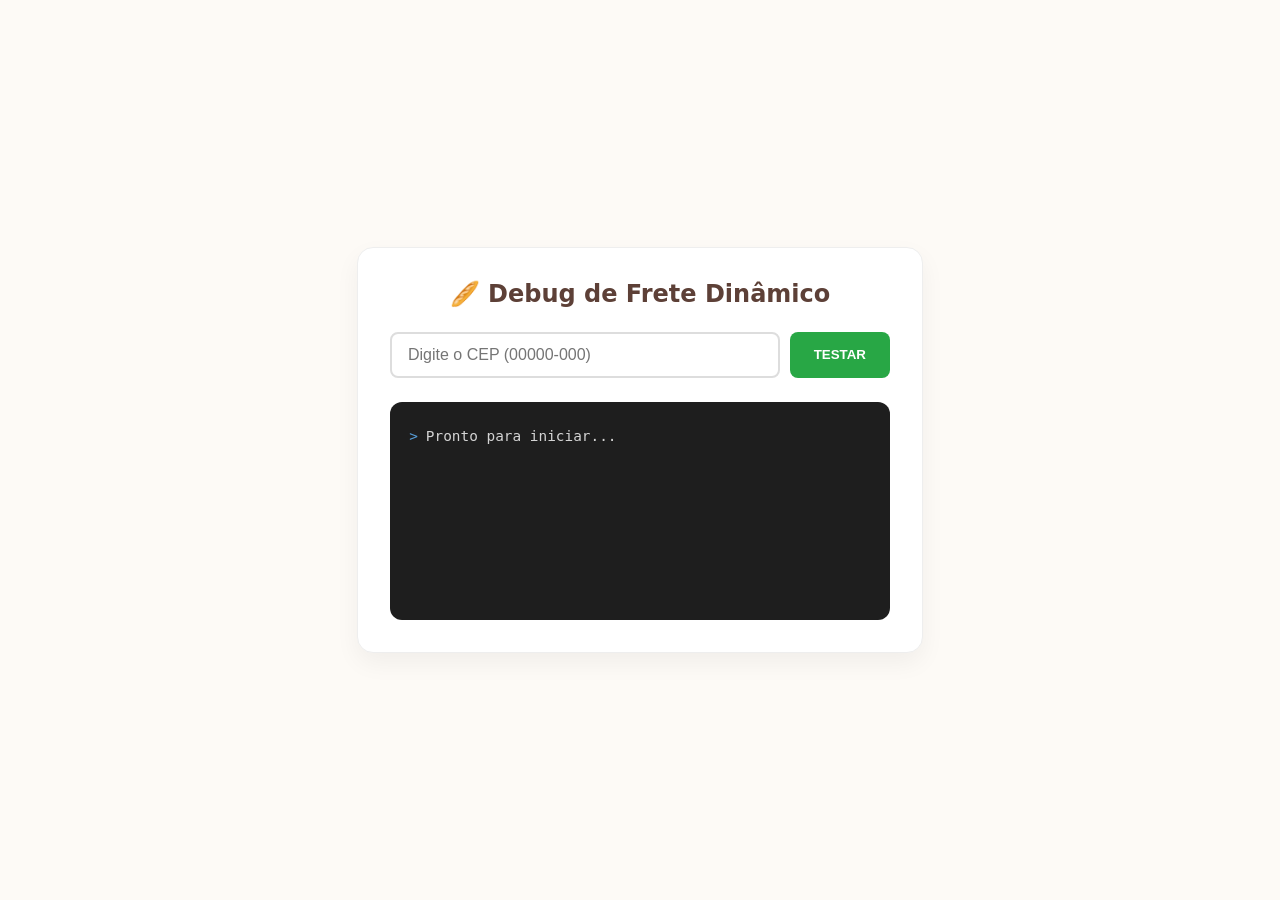
<file: teste-frete.html>
<!DOCTYPE html>
<html lang="pt-br">
<head>
    <meta charset="UTF-8">
    <meta name="viewport" content="width=device-width, initial-scale=1.0">
    <title>Pão do Ciso | Debug de Frete</title>
    
    <script src="js/dados.js"></script>

    <style>
        :root {
            --primaria: #5d4037;
            --secundaria: #28a745;
            --fundo: #fdfaf6;
            --texto: #333;
            --console-bg: #1e1e1e;
        }

        body {
            font-family: 'Segoe UI', system-ui, sans-serif;
            background-color: var(--fundo);
            color: var(--texto);
            display: flex;
            justify-content: center;
            align-items: center;
            min-height: 100vh;
            margin: 0;
        }

        .container {
            width: 100%;
            max-width: 500px;
            background: white;
            padding: 2rem;
            border-radius: 16px;
            box-shadow: 0 10px 25px rgba(0,0,0,0.05);
            border: 1px solid #eee;
        }

        h1 {
            color: var(--primaria);
            font-size: 1.5rem;
            text-align: center;
            margin-top: 0;
        }

        .campo-busca {
            display: flex;
            gap: 10px;
            margin: 1.5rem 0;
        }

        input {
            flex: 1;
            padding: 12px 16px;
            border: 2px solid #ddd;
            border-radius: 8px;
            font-size: 1rem;
            outline: none;
            transition: border-color 0.3s;
        }

        input:focus { border-color: var(--primaria); }

        button {
            background-color: var(--secundaria);
            color: white;
            border: none;
            padding: 12px 24px;
            border-radius: 8px;
            font-weight: bold;
            cursor: pointer;
            transition: transform 0.2s, background 0.3s;
        }

        button:hover {
            background-color: #218838;
            transform: translateY(-1px);
        }

        #terminal {
            background-color: var(--console-bg);
            color: #d4d4d4;
            padding: 1.2rem;
            border-radius: 12px;
            font-family: 'Cascadia Code', 'Consolas', monospace;
            font-size: 0.9rem;
            line-height: 1.6;
            min-height: 180px;
            position: relative;
        }

        .line { border-bottom: 1px solid #333; padding: 4px 0; display: flex; align-items: flex-start; }
        .line:last-child { border: none; }
        .prefix { color: #569cd6; margin-right: 8px; user-select: none; }
        
        /* Cores de Status */
        .status-ok { color: #4ec9b0; }
        .status-error { color: #f44747; }
        .status-info { color: #ce9178; }
        .status-money { color: #dcdcaa; font-weight: bold; }

        .badge {
            display: inline-block;
            padding: 2px 8px;
            border-radius: 4px;
            font-size: 0.75rem;
            background: #333;
            margin-left: 5px;
        }
    </style>
</head>
<body>

<div class="container">
    <h1>🥖 Debug de Frete Dinâmico</h1>
    
    <div class="campo-busca">
        <input type="text" id="cepInput" placeholder="Digite o CEP (00000-000)" maxlength="9">
        <button onclick="testar()">TESTAR</button>
    </div>

    <div id="terminal">
        <div class="line"><span class="prefix">></span> Pronto para iniciar...</div>
    </div>
</div>

<script>
    const terminal = document.getElementById('terminal');

    function cleanTerminal() {
        terminal.innerHTML = "";
    }

    function print(msg, type = '') {
        const line = document.createElement('div');
        line.className = 'line';
        line.innerHTML = `<span class="prefix">></span> <span class="${type}">${msg}</span>`;
        terminal.appendChild(line);
    }

    async function testar() {
        cleanTerminal();
        
        // 1. Verificar dados.js
        if (!window.dadosIniciais) {
            print("ERRO CRÍTICO: 'js/dados.js' não carregado.", "status-error");
            print("Verifique se o arquivo existe na pasta /js e se não tem erros de sintaxe.", "status-info");
            return;
        }

        const cep = document.getElementById('cepInput').value.replace(/\D/g, '');
        if (cep.length !== 8) {
            print("CEP Inválido: digite 8 números.", "status-error");
            return;
        }

        print(`Iniciando fluxo para o CEP: ${cep}...`, "status-info");

        try {
            // 2. Buscar ViaCEP
            print("Consultando API ViaCEP...", "status-info");
            const response = await fetch(`https://viacep.com.br/ws/${cep}/json/`);
            const dadosApi = await response.json();

            if (dadosApi.erro) {
                print("ViaCEP: CEP não encontrado.", "status-error");
                return;
            }

            const bairroApi = dadosApi.bairro || "Sem Bairro";
            print(`Localidade: ${dadosApi.localidade} - ${dadosApi.uf}`, "status-ok");
            print(`Bairro retornado: <span class="status-money">"${bairroApi}"</span>`, "status-ok");

            // 3. Comparação com dados.js
            print("Cruzando com dados.js...", "status-info");
            
            const listaBairros = window.dadosIniciais.entrega.bairros;
            const encontrado = listaBairros.find(b => 
                b.nome.toLowerCase().trim() === bairroApi.toLowerCase().trim()
            );

            if (encontrado) {
                print(`SUCESSO: Bairro identificado no sistema!`, "status-ok");
                print(`TAXA APLICADA: R$ ${encontrado.taxa.toFixed(2)}`, "status-money");
            } else {
                const geral = window.dadosIniciais.entrega.taxaGeral;
                print(`AVISO: Bairro não cadastrado na sua lista.`, "status-error");
                print(`TAXA GERAL APLICADA: R$ ${geral.toFixed(2)}`, "status-money");
            }

        } catch (e) {
            print(`FALHA NO TESTE: ${e.message}`, "status-error");
        }
    }
</script>

</body>
</html>
</file>
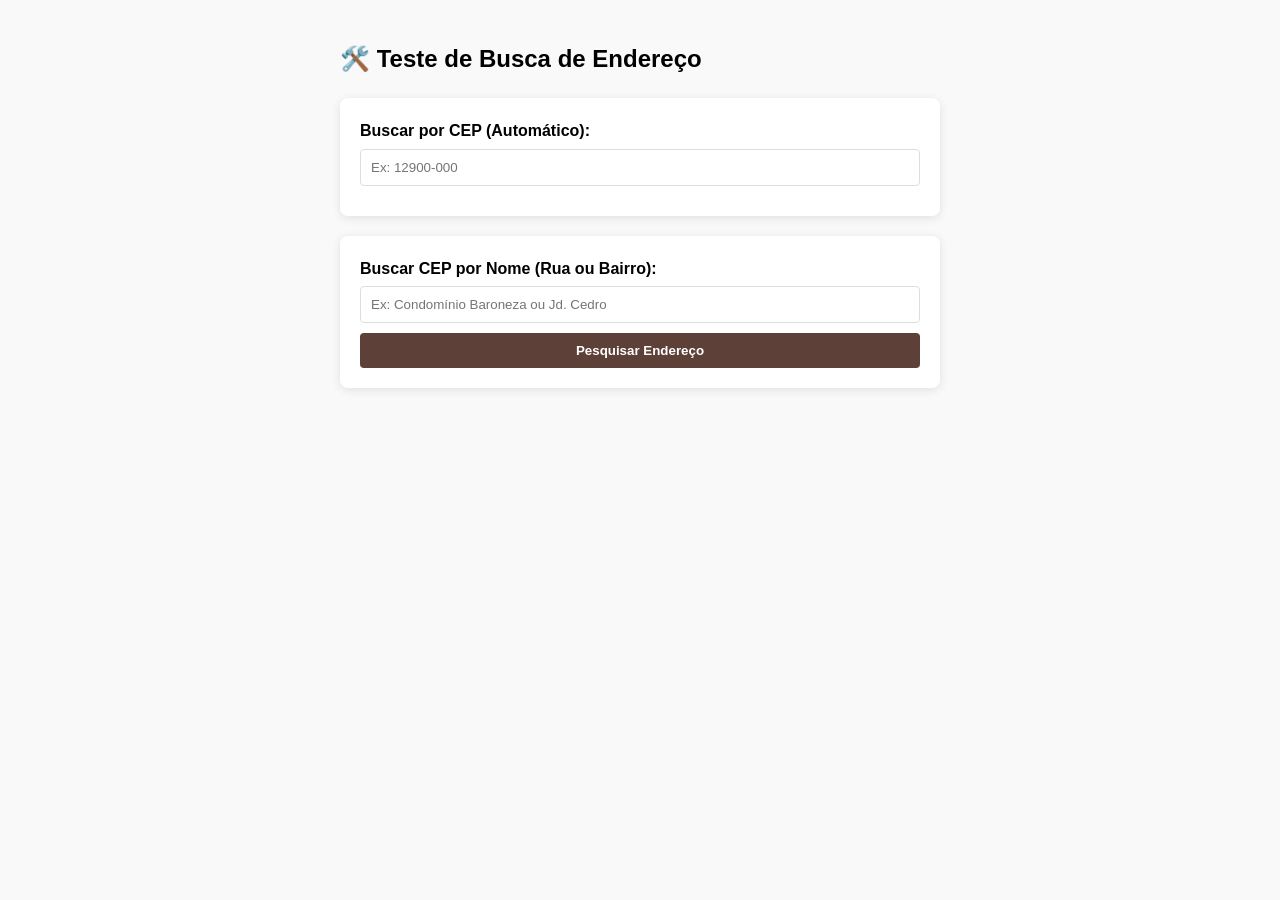
<file: teste.cep.html>
<!DOCTYPE html>
<html lang="pt-br">
<head>
    <meta charset="UTF-8">
    <meta name="viewport" content="width=device-width, initial-scale=1.0">
    <title>Teste de Busca Avançada - Pão do Ciso</title>
    <style>
        body { font-family: sans-serif; padding: 20px; line-height: 1.6; max-width: 600px; margin: auto; background-color: #f9f9f9; }
        .card { background: white; padding: 20px; border-radius: 8px; box-shadow: 0 2px 10px rgba(0,0,0,0.1); margin-bottom: 20px; }
        label { display: block; font-weight: bold; margin-bottom: 5px; }
        input { width: 100%; padding: 10px; margin-bottom: 10px; border: 1px solid #ddd; border-radius: 4px; box-sizing: border-box; }
        button { background: #5d4037; color: white; border: none; padding: 10px 15px; border-radius: 4px; cursor: pointer; width: 100%; font-weight: bold; }
        button:hover { background: #4e342e; }
        .resultado { background: #e3f2fd; padding: 15px; border-left: 5px solid #2196f3; margin-top: 15px; display: none; }
        .item-lista { border-bottom: 1px solid #ccc; padding: 10px 0; cursor: pointer; }
        .item-lista:hover { background: #f0f0f0; }
        .tag { font-size: 0.7rem; background: #eee; padding: 2px 5px; border-radius: 3px; color: #666; }
    </style>
</head>
<body>

    <h2>🛠️ Teste de Busca de Endereço</h2>

    <div class="card">
        <label>Buscar por CEP (Automático):</label>
        <input type="text" id="cep-input" placeholder="Ex: 12900-000" maxlength="9">
        <div id="res-cep" class="resultado"></div>
    </div>

    <div class="card">
        <label>Buscar CEP por Nome (Rua ou Bairro):</label>
        <input type="text" id="nome-input" placeholder="Ex: Condomínio Baroneza ou Jd. Cedro">
        <button onclick="executarBuscaPorNome()">Pesquisar Endereço</button>
        <div id="lista-resultados" class="resultado"></div>
    </div>

    <script>
        // Configurações básicas conforme seus arquivos
        const CIDADE = "Bragança Paulista";
        const UF = "SP";

        // 1. A LÓGICA DE RESTRIÇÃO (Limpeza de termos)
        function limparTermosBusca(texto) {
            // Termos a serem eliminados conforme sua restrição
            const termosRuido = [
                /condomínio/gi, /condominio/gi, /cond\./gi,
                /jardim/gi, /jd\./gi,
                /residencial/gi, /res\./gi,
                /bairro/gi, /parque/gi, /prq\./gi,
                /vila/gi, /loteamento/gi
            ];

            let termoLimpo = texto;
            termosRuido.forEach(reg => {
                termoLimpo = termoLimpo.replace(reg, '');
            });

            return termoLimpo.trim();
        }

        // 2. BUSCA POR NOME NA API VIACEP
        async function executarBuscaPorNome() {
            const input = document.getElementById('nome-input').value;
            const termoReal = limparTermosBusca(input);
            const container = document.getElementById('lista-resultados');

            if (termoReal.length < 3) {
                alert("Por favor, digite um nome mais específico (mínimo 3 letras úteis).");
                return;
            }

            container.style.display = 'block';
            container.innerHTML = `<i>Buscando por: "<strong>${termoReal}</strong>"...</i>`;

            try {
                // A API ViaCEP exige pelo menos 3 caracteres no termo de busca
                const url = `https://viacep.com.br/ws/${UF}/${CIDADE}/${termoReal}/json/`;
                const response = await fetch(url);
                const dados = await response.json();

                if (!dados.length) {
                    container.innerHTML = "Nenhum resultado encontrado para esse nome.";
                    return;
                }

                container.innerHTML = `<strong>Resultados encontrados:</strong><br>`;
                dados.forEach(item => {
                    const div = document.createElement('div');
                    div.className = 'item-lista';
                    div.innerHTML = `
                        <span class="tag">${item.cep}</span><br>
                        <strong>${item.logradouro}</strong><br>
                        <small>${item.bairro} - ${item.localidade}</small>
                    `;
                    container.appendChild(div);
                });

            } catch (e) {
                container.innerHTML = "Erro ao processar busca por nome.";
            }
        }

        // 3. BUSCA POR CEP (Lógica original do seu address-manager.js)
        document.getElementById('cep-input').addEventListener('input', async (e) => {
            let v = e.target.value.replace(/\D/g, '');
            if (v.length > 5) v = v.substring(0, 5) + '-' + v.substring(5, 8);
            e.target.value = v;

            if (v.replace('-', '').length === 8) {
                const resDiv = document.getElementById('res-cep');
                resDiv.style.display = 'block';
                resDiv.innerHTML = "Buscando...";
                
                const response = await fetch(`https://viacep.com.br/ws/${v.replace('-','')}/json/`);
                const d = await response.json();
                
                resDiv.innerHTML = d.erro ? "CEP não encontrado" : 
                    `<strong>${d.bairro}</strong><br>${d.logradouro}<br>${d.localidade}/${d.uf}`;
            }
        });
    </script>
</body>
</html>
</file>
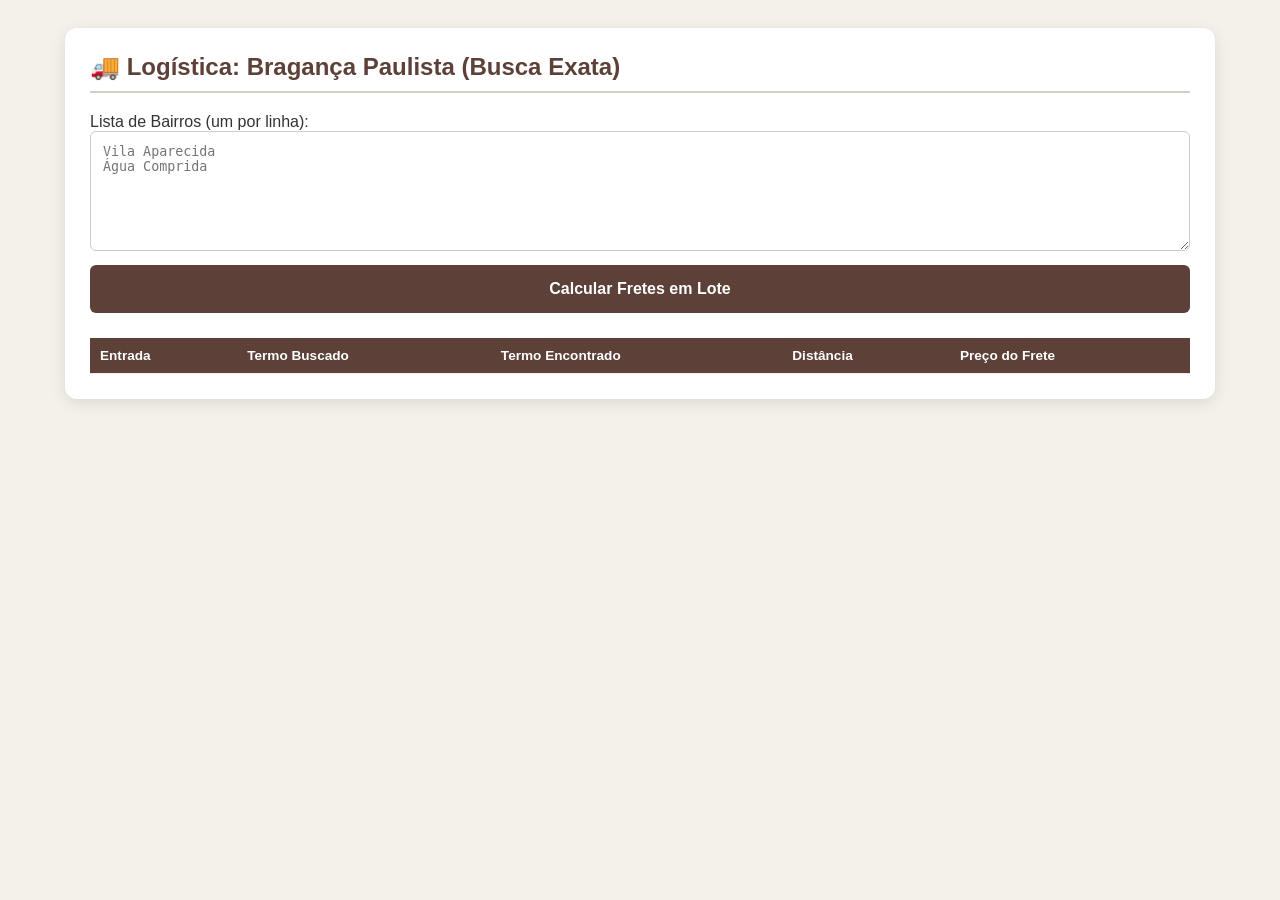
<file: apps-teste/distancia-bairro.html>
<!DOCTYPE html>
<html lang="pt-br">
<head>
    <meta charset="UTF-8">
    <title>Calculadora de Frete - Pão do Ciso</title>
    <style>
        body { font-family: 'Segoe UI', sans-serif; padding: 20px; background: #f4f1ea; color: #333; }
        .container { max-width: 1100px; margin: auto; background: white; padding: 25px; border-radius: 12px; box-shadow: 0 4px 15px rgba(0,0,0,0.1); }
        h2 { color: #5d4037; border-bottom: 2px solid #d7ccc8; padding-bottom: 10px; margin-top: 0; }
        textarea { width: 100%; height: 120px; padding: 12px; border: 1px solid #ccc; border-radius: 6px; margin-bottom: 10px; box-sizing: border-box; }
        button { background: #5d4037; color: white; border: none; padding: 15px; border-radius: 6px; cursor: pointer; width: 100%; font-weight: bold; font-size: 1rem; }
        table { width: 100%; border-collapse: collapse; margin-top: 25px; }
        th, td { text-align: left; padding: 10px; border-bottom: 1px solid #eee; font-size: 0.85rem; }
        th { background: #5d4037; color: white; }
        .valor-frete { font-weight: bold; color: #2e7d32; }
        .erro-msg { color: #c62828; font-size: 0.75rem; }
    </style>
</head>
<body>

<div class="container">
    <h2>🚚 Logística: Bragança Paulista (Busca Exata)</h2>
    
    <label>Lista de Bairros (um por linha):</label>
    <textarea id="lista-bairros" placeholder="Vila Aparecida&#10;Água Comprida"></textarea>
    <button onclick="processarLote()">Calcular Fretes em Lote</button>
    
    <div id="progresso" style="margin: 15px 0; font-weight: bold; color: #795548;"></div>

    <table id="tabela-resultados">
        <thead>
            <tr>
                <th>Entrada</th>
                <th>Termo Buscado</th>
                <th>Termo Encontrado</th>
                <th>Distância</th>
                <th>Preço do Frete</th>
            </tr>
        </thead>
        <tbody></tbody>
    </table>
</div>

<script>
    const ORIGEM = { lat: -22.9531, lon: -46.5419 };

    function calcularPrecoFrete(kmStr) {
        const km = parseFloat(kmStr);
        if (isNaN(km)) return "---";
        const kmArredondado = Math.ceil(km);
        const base = kmArredondado * 2 * 0.9;
        const total = base * 1.5;
        return "R$ " + total.toLocaleString('pt-BR', { minimumFractionDigits: 2, maximumFractionDigits: 2 });
    }

    async function processarLote() {
        const linhas = document.getElementById('lista-bairros').value.split('\n').filter(l => l.trim() !== "");
        const tbody = document.querySelector('#tabela-resultados tbody');
        const progresso = document.getElementById('progresso');
        tbody.innerHTML = "";

        for (let entrada of linhas) {
            let termo = entrada.trim();
            progresso.innerText = `Processando: ${termo}...`;
            
            let nomeOficial = "Não encontrado";
            let distKm = "---";
            let erroLog = "";

            // 1. BUSCA DE COORDENADAS (Nominatim)
            // Usando apenas 'q' e concatenando a cidade para evitar erro 400 de parâmetros mal formados
            const query = `${termo}, Bragança Paulista, SP, Brasil`;
            const urlSearch = `https://nominatim.openstreetmap.org/search?format=json&q=${encodeURIComponent(query)}&limit=1`;
            
            try {
                const res = await fetch(urlSearch, {
                    headers: { 'Accept-Language': 'pt-BR', 'User-Agent': 'PaoDoCisoConsultas' }
                });

                if (!res.ok) throw new Error(`Status: ${res.status}`);

                const dados = await res.json();

                if (dados && dados.length > 0) {
                    const local = dados[0];
                    nomeOficial = local.display_name.split(',')[0];

                    // 2. BUSCA DE DISTÂNCIA (OSRM)
                    const urlRoute = `https://router.project-osrm.org/route/v1/driving/${ORIGEM.lon},${ORIGEM.lat};${local.lon},${local.lat}?overview=false`;
                    const resRoute = await fetch(urlRoute);
                    const dataRoute = await resRoute.json();
                    
                    if (dataRoute.routes && dataRoute.routes[0]) {
                        distKm = (dataRoute.routes[0].distance / 1000).toFixed(2);
                    }
                }
            } catch (e) {
                erroLog = `<br><span class="erro-msg">Erro: API offline ou bloqueio</span>`;
                console.error(e);
            }

            tbody.innerHTML += `
                <tr>
                    <td>${entrada}</td>
                    <td>${termo}</td>
                    <td>${nomeOficial}${erroLog}</td>
                    <td>${distKm !== "---" ? distKm + " km" : "---"}</td>
                    <td class="valor-frete">${calcularPrecoFrete(distKm)}</td>
                </tr>`;
            
            // Pausa obrigatória de 1.5s para evitar bloqueio 403/429
            await new Promise(r => setTimeout(r, 4000));
        }
        progresso.innerText = "Concluído.";
    }
</script>
</body>
</html>
</file>
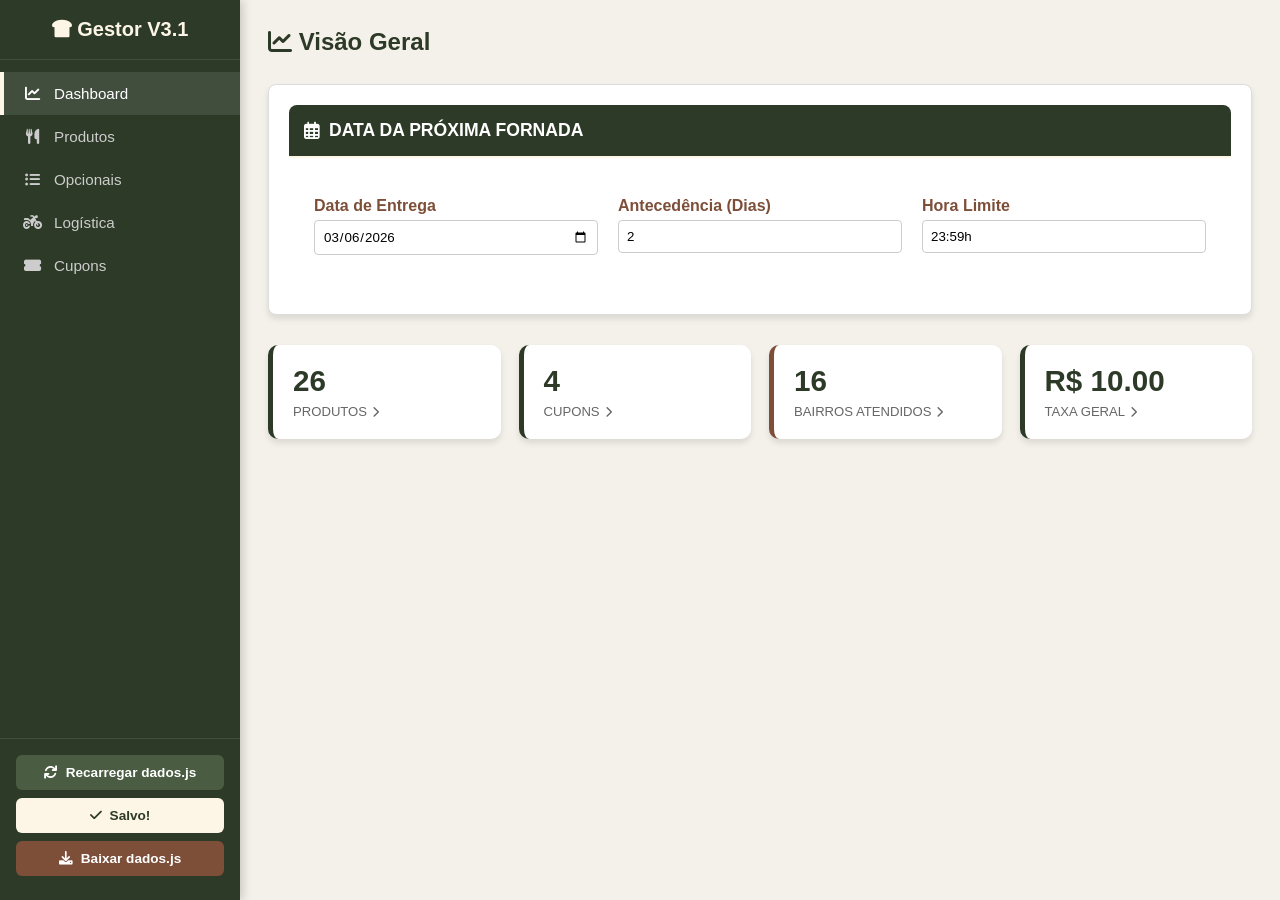
<file: painelDeGestao/painelDeGestao-v4.0.index.html>
<!DOCTYPE html>
<html lang="pt-br">
<head>
    <meta charset="UTF-8">
    <meta name="viewport" content="width=device-width, initial-scale=1.0">
    <title>Painel Administrativo v3.1 | Pão do Ciso</title>
    <link rel="stylesheet" href="https://cdnjs.cloudflare.com/ajax/libs/font-awesome/6.0.0/css/all.min.css">
    <link rel="stylesheet" href="style.css">
</head>
<body>
    <div class="sidebar">
        <div class="logo-area">
            <h2><i class="fas fa-bread-slice"></i> Gestor V3.1</h2>
        </div>
        <nav class="nav-menu">
            <div class="nav-item" id="nav-dashboard" onclick="navegarPara('dashboard')">
                <i class="fas fa-chart-line"></i> Dashboard
            </div>
            <div class="nav-item" id="nav-produtos" onclick="navegarPara('produtos')">
                <i class="fas fa-utensils"></i> Produtos
            </div>
            <div class="nav-item" id="nav-opcionais" onclick="navegarPara('opcionais')">
                <i class="fas fa-list-ul"></i> Opcionais
            </div>
            <div class="nav-item" id="nav-logistica" onclick="navegarPara('logistica')">
                <i class="fas fa-motorcycle"></i> Logística
            </div>
            <div class="nav-item" id="nav-cupons" onclick="navegarPara('cupons')">
                <i class="fas fa-ticket-alt"></i> Cupons
            </div>
        </nav>
        <div class="action-area">
            <button class="btn-action" style="background: #4a5d42; color: white;" onclick="carregarDadosJS()">
                <i class="fas fa-sync"></i> Recarregar dados.js
            </button>
            <button class="btn-action btn-save" onclick="persistir()">
                <i class="fas fa-save"></i> Salvar Local
            </button>
            <button class="btn-action btn-download" onclick="baixarDados()">
                <i class="fas fa-download"></i> Baixar dados.js
            </button>
        </div>
    </div>

    <div class="main-content" id="conteudo-principal"></div>

    <div class="modal-overlay" id="modal-container"></div>

    <script src="script.js"></script>

    <template id="tmpl-modal-produto">
        <h2>Editar Produto</h2>
        <div class="form-group">
            <label>Nome do Produto</label>
            <div style="display: flex; gap: 5px;">
                <input id="prod-nome" style="flex: 1;">
                <button type="button" class="btn-action btn-google-search" style="width: auto; margin: 0; background: #4285F4; color: white; padding: 0 15px;">
                    <i class="fab fa-google"></i>
                </button>
            </div>
        </div>
        <div class="form-group">
            <label>Status e Disponibilidade</label>
            <div style="display: flex; gap: 10px;">
                <button type="button" id="btn-modal-vis" class="btn-toggle" style="flex: 1; justify-content: center; padding: 10px;">
                    <i class="fas"></i> <span style="margin-left:8px"></span>
                </button>
                <button type="button" id="btn-modal-esg" class="btn-toggle" style="flex: 1; justify-content: center; padding: 10px;">
                    <i class="fas"></i> <span style="margin-left:8px"></span>
                </button>
            </div>
        </div>
        <div class="form-group"><label>Descrição</label><textarea id="prod-desc" rows="3"></textarea></div>
        <div style="display:grid; grid-template-columns: 1fr 1fr; gap:15px;">
            <div class="form-group"><label>Preço (R$)</label><input type="number" step="0.5" id="prod-preco"></div>
            <div class="form-group">
                <label>Imagem</label>
                <div style="display: flex; gap: 5px;">
                    <input id="prod-img" readonly style="flex: 1; background: #f0f0f0; cursor: not-allowed;">
                    <button type="button" class="btn-action btn-open-file" style="width: auto; margin: 0; padding: 0 15px; background: #7d4f39; color: white;">
                        <i class="fas fa-folder-open"></i>
                    </button>
                </div>
                <input type="file" id="file-input" style="display: none;">
            </div>
        </div>
        <div class="form-group">
            <label>Opcionais (Clique para ativar)</label>
            <div id="opcionais-container" class="badges-container"></div>
        </div>
        <div class="modal-footer">
            <button class="btn-cancel" onclick="fecharModal()">Cancelar</button>
            <button class="btn-confirm" id="btn-salvar-produto">Salvar</button>
        </div>
    </template>

    <template id="tmpl-dashboard">
        <header><h1><i class="fas fa-chart-line"></i> Visão Geral</h1></header>
        <div class="secao-container" style="margin-bottom: 30px; border: 1px solid #ddd; border-radius: 8px; background: #fff; box-shadow: var(--shadow);">
            <div class="secao-header" style="background: var(--verde-militar); color: white; border-radius: 8px 8px 0 0; padding: 15px;">
                <div class="secao-titulo" style="color: white;"><i class="far fa-calendar-alt"></i> DATA DA PRÓXIMA FORNADA</div>
            </div>
            <div style="display: grid; grid-template-columns: repeat(auto-fit, minmax(200px, 1fr)); gap: 20px; padding: 25px;">
                <div class="form-group">
                    <label style="font-weight: bold; color: var(--marrom-detalhe);">Data de Entrega</label>
                    <input type="date" id="dash-data" style="width: 100%; padding: 8px; border: 1px solid #ccc; border-radius: 4px;">
                </div>
                <div class="form-group">
                    <label style="font-weight: bold; color: var(--marrom-detalhe);">Antecedência (Dias)</label>
                    <input type="number" id="dash-dias" style="width: 100%; padding: 8px; border: 1px solid #ccc; border-radius: 4px;">
                </div>
                <div class="form-group">
                    <label style="font-weight: bold; color: var(--marrom-detalhe);">Hora Limite</label>
                    <input type="text" id="dash-hora" style="width: 100%; padding: 8px; border: 1px solid #ccc; border-radius: 4px;">
                </div>
            </div>
        </div>
        <div class="stats-grid" id="dashboard-stats" style="margin-bottom: 40px;"></div>
    </template>
    
    <template id="tmpl-logistica">
        <header><h1><i class="fas fa-truck"></i> Logística e Entrega</h1></header>
        <div class="secao-container" style="margin-bottom:20px;">
            <div class="secao-header"><div class="secao-titulo">Taxa de Entrega Geral</div></div>
            <div style="padding: 20px;">
                <div class="form-group" style="max-width: 200px;">
                    <label>Valor Padrão (R$)</label>
                    <input type="number" step="0.5" id="log-taxa-geral">
                </div>
            </div>
        </div>
        <div class="secao-container">
            <div class="secao-header"><div class="secao-titulo">Bairros e Taxas Específicas</div></div>
            <div style="padding: 20px;">
                <table style="width: 100%; border-collapse: collapse;">
                    <thead>
                        <tr style="text-align: left; border-bottom: 2px solid #eee;">
                            <th style="padding: 10px;">Bairro</th>
                            <th style="padding: 10px; width: 150px;">Taxa (R$)</th>
                            <th style="padding: 10px; width: 50px;"></th>
                        </tr>
                    </thead>
                    <tbody id="corpo-tabela-bairros"></tbody>
                </table>
            </div>
        </div>
    </template>

    <template id="tmpl-secao-produto">
        <div class="secao-container" draggable="true">
            <div class="secao-header">
                <div class="secao-titulo">
                    <i class="fas fa-grip-vertical drag-handle"></i> 
                    <span class="nome-da-sessao"></span>
                </div>
                <div class="botoes-sessao"></div>
            </div>
            <table>
                <thead>
                    <tr>
                        <th class="col-drag"></th>
                        <th class="col-prod">Produto</th>
                        <th class="col-preco">Preço</th>
                        <th class="col-status">Status</th>
                        <th class="col-acoes">Editar</th>
                    </tr>
                </thead>
                <tbody class="corpo-produtos"></tbody>
            </table>
        </div>
    </template>

    <template id="tmpl-gestao-opcionais">
        <header>
            <h1><i class="fas fa-list-ul"></i> Configuração de Opcionais</h1>
            <p style="color: #666;">Gerencie grupos e preços de acompanhamentos por categoria.</p>
        </header>
        <div id="container-lista-mestra-ops"></div>
    </template>

    <template id="tmpl-cupons">
        <header>
            <h1><i class="fas fa-ticket-alt"></i> Cupons de Desconto</h1>
            <button class="btn-action btn-add" id="btn-novo-cupom" style="width:auto;">+ Novo Cupom</button>
        </header>
        <div class="secao-container">
            <table>
                <thead>
                    <tr>
                        <th>Código</th>
                        <th>Tipo</th>
                        <th>Valor</th>
                        <th style="width: 100px;">Ações</th>
                    </tr>
                </thead>
                <tbody id="corpo-tabela-cupons"></tbody>
            </table>
        </div>
    </template>
</body>
</html>
</file>
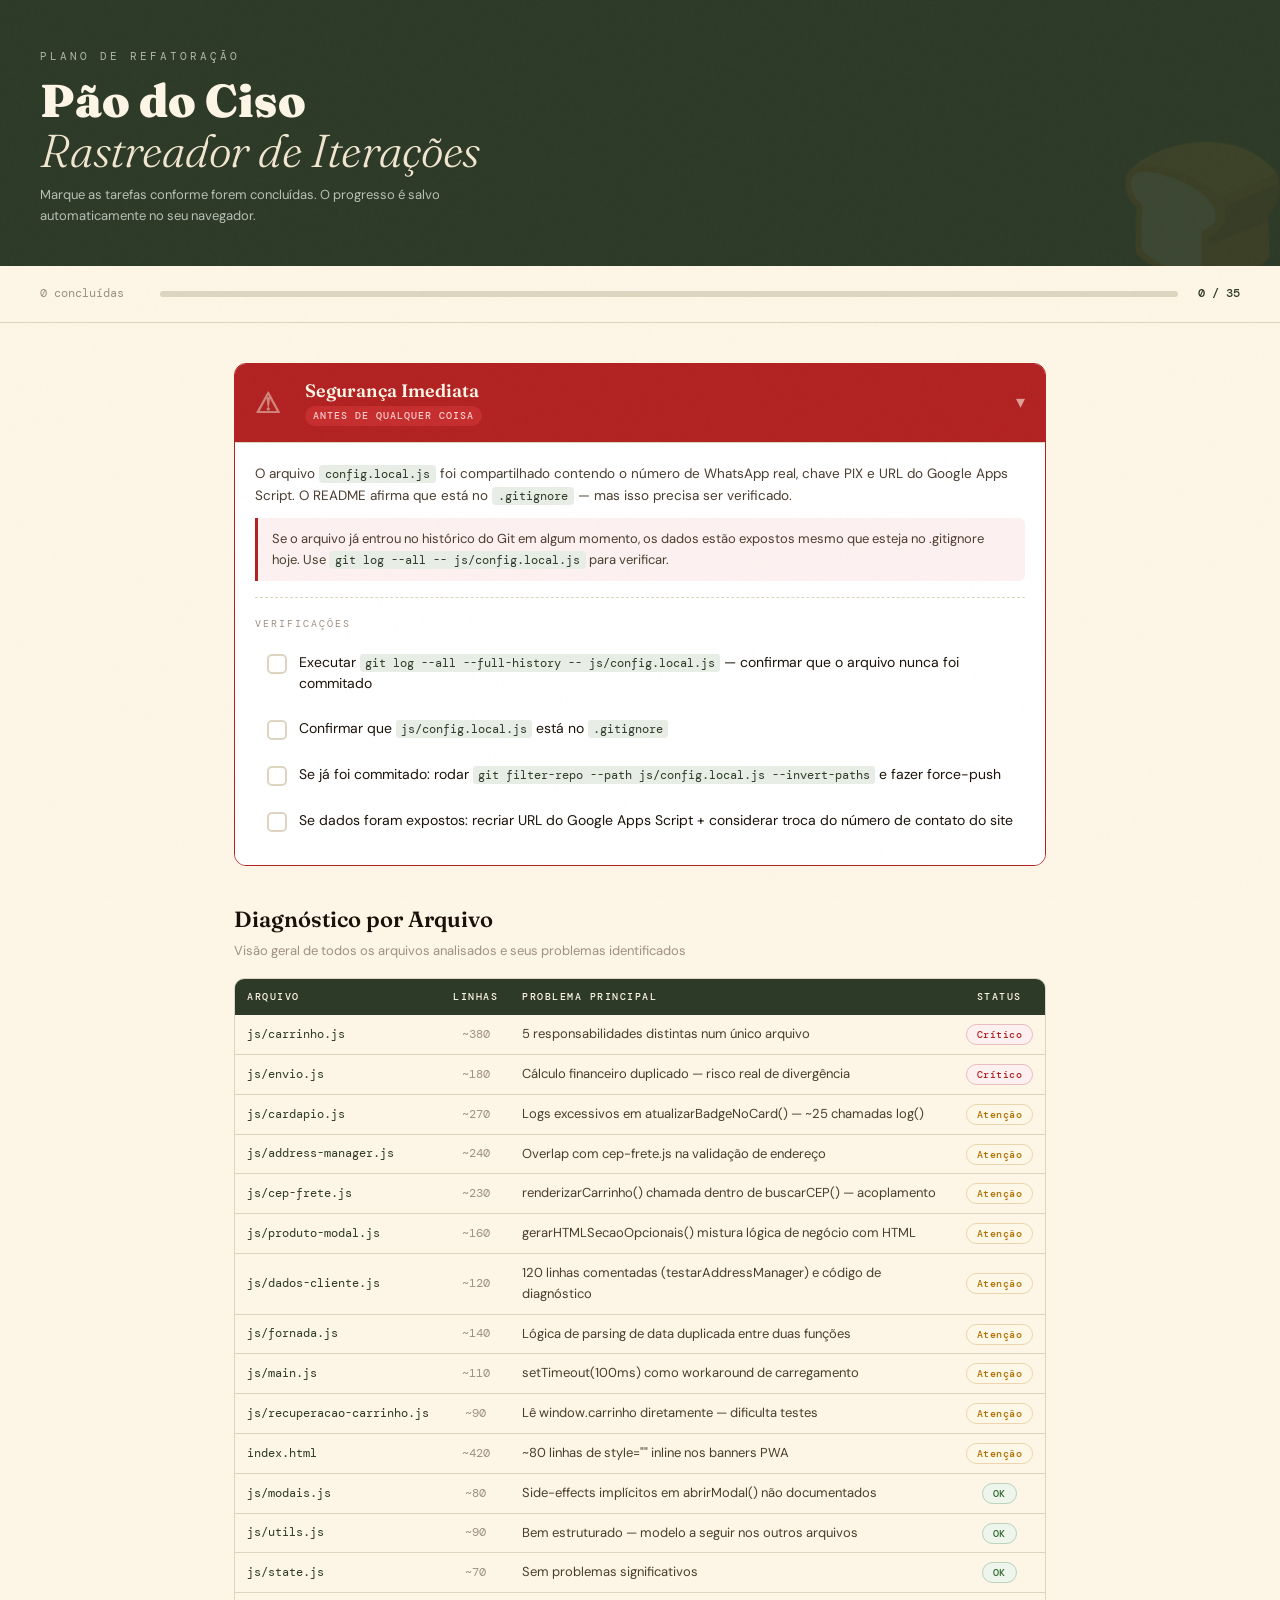
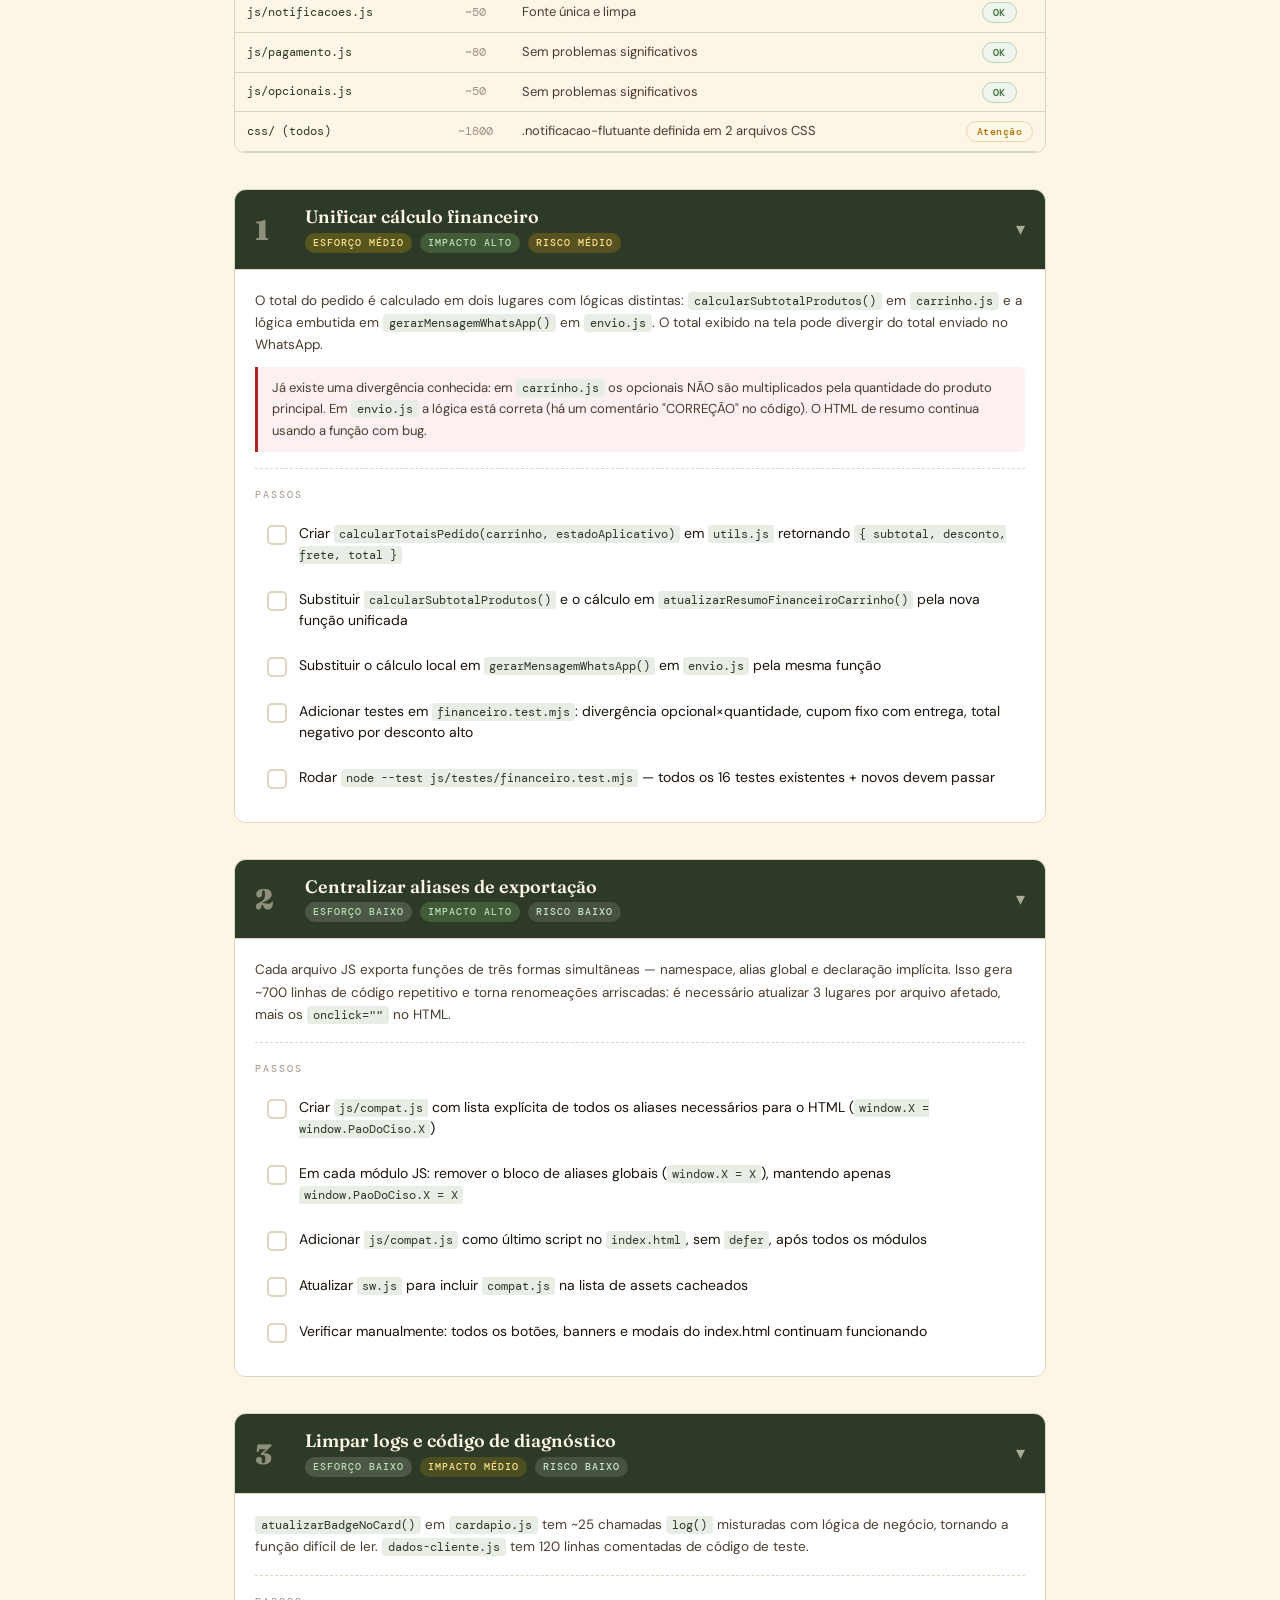
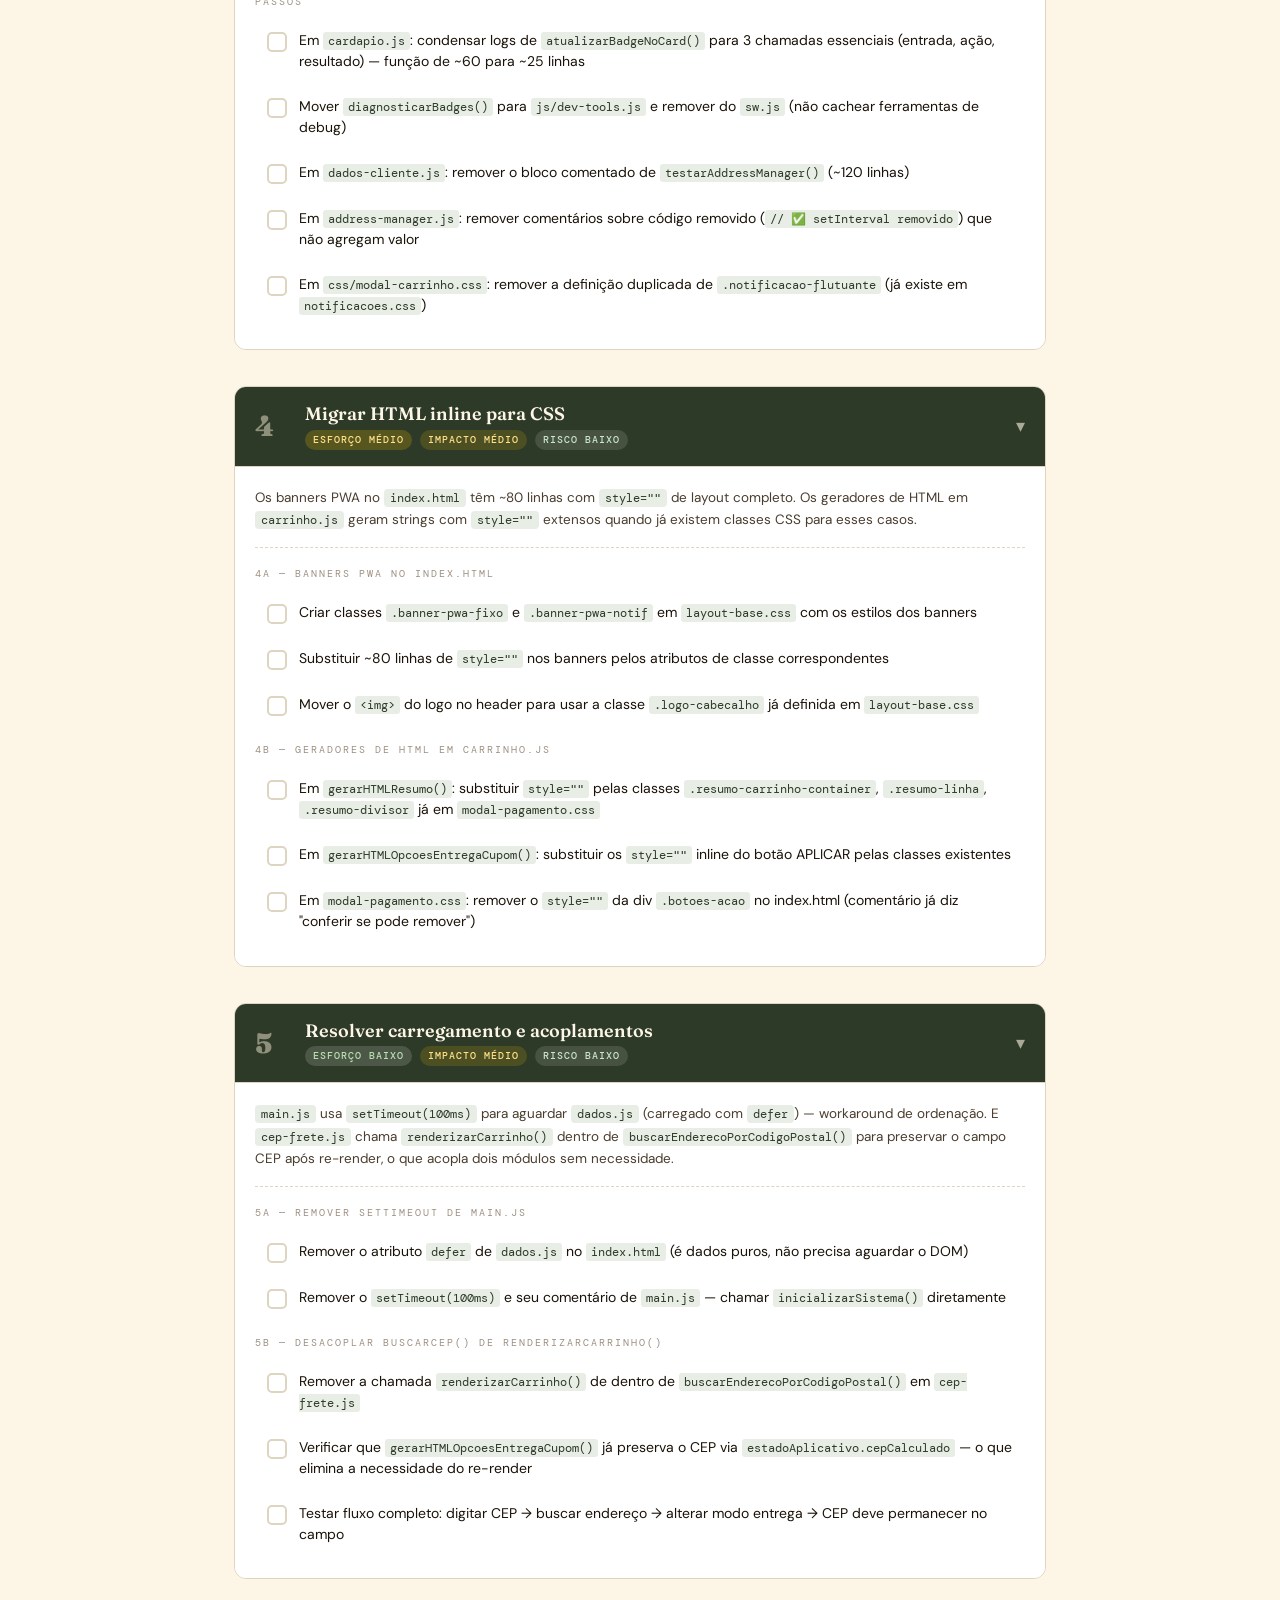
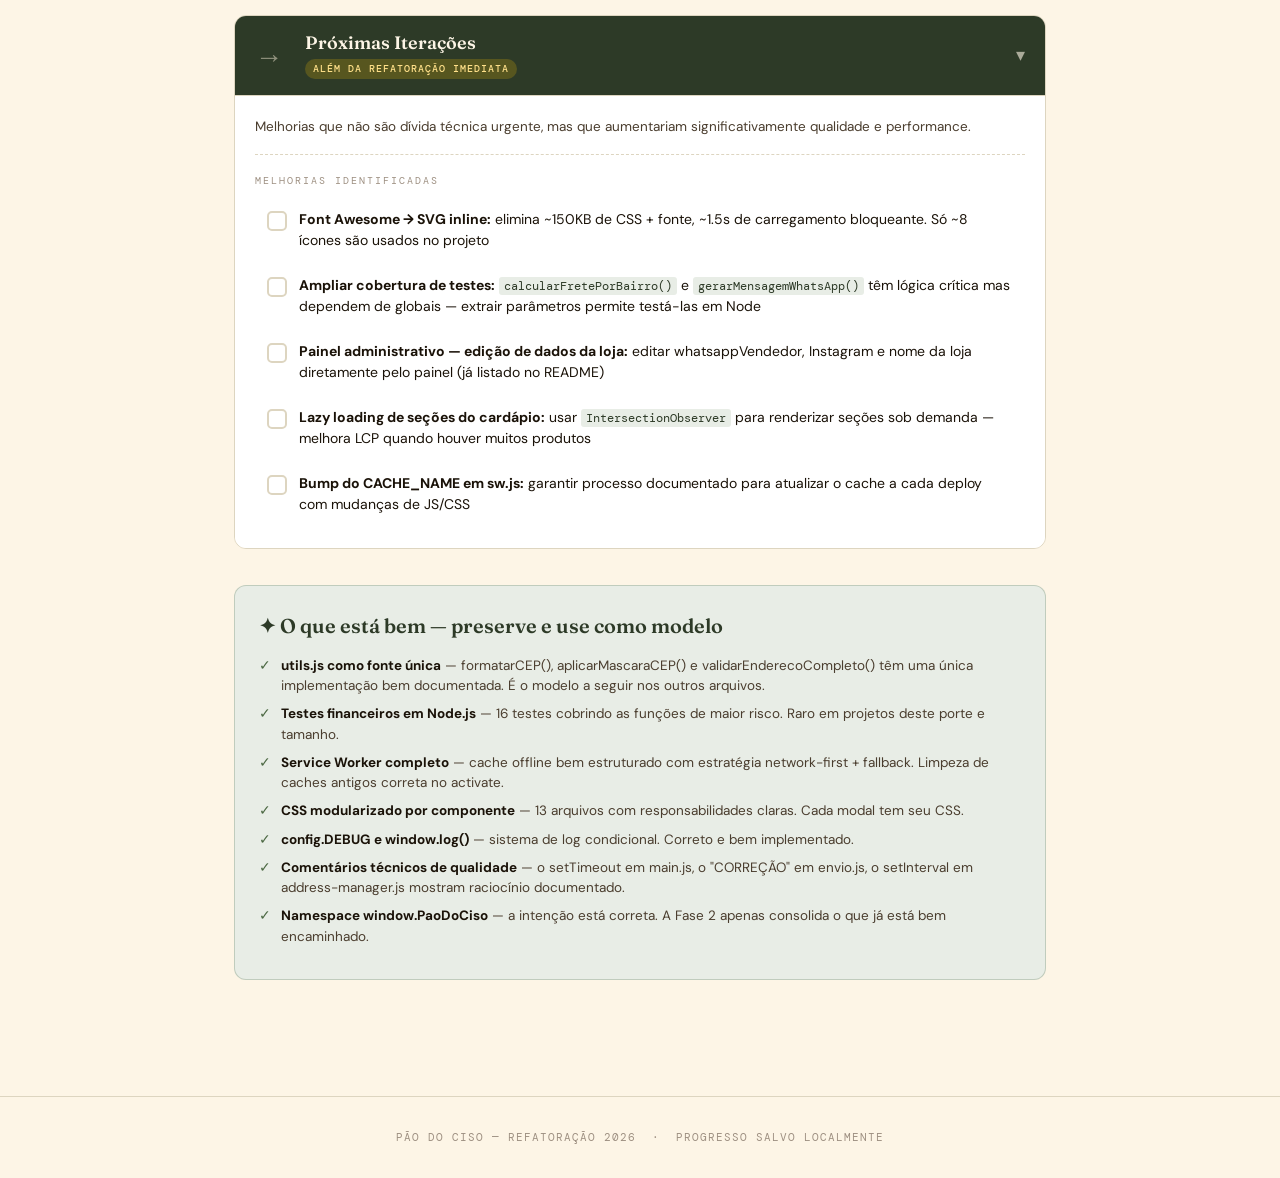
<file: refatoracao/refatoracao-paodociso-3.html>
<!DOCTYPE html>
<html lang="pt-br">
<head>
<meta charset="UTF-8">
<meta name="viewport" content="width=device-width, initial-scale=1.0">
<title>Refatoração — Pão do Ciso</title>
<link href="https://fonts.googleapis.com/css2?family=Fraunces:ital,wght@0,300;0,600;0,900;1,300&family=DM+Mono:wght@400;500&family=DM+Sans:wght@400;500;600&display=swap" rel="stylesheet">
<style>
  :root {
    --verde:       #2d3a27;
    --verde-mid:   #4a6741;
    --verde-pale:  #e8ede6;
    --marrom:      #5c3d1e;
    --marrom-pale: #f5ede3;
    --bege:        #fdf5e6;
    --bege-mid:    #f0e6d0;
    --critico:     #b22222;
    --critico-bg:  #fdf0f0;
    --atencao:     #b07000;
    --atencao-bg:  #fdf7e8;
    --ok:          #2d6a2d;
    --ok-bg:       #edf5ed;
    --ink:         #1a1208;
    --ink-mid:     #4a3d2e;
    --ink-pale:    #9e9082;
    --line:        #ddd5c0;
    --mono:        'DM Mono', monospace;
    --sans:        'DM Sans', sans-serif;
    --serif:       'Fraunces', serif;
  }

  *, *::before, *::after { box-sizing: border-box; margin: 0; padding: 0; }

  html { scroll-behavior: smooth; }

  body {
    background: var(--bege);
    color: var(--ink);
    font-family: var(--sans);
    font-size: 15px;
    line-height: 1.6;
    min-height: 100vh;
  }

  /* ── GRAIN OVERLAY ── */
  body::before {
    content: '';
    position: fixed;
    inset: 0;
    background-image: url("data:image/svg+xml,%3Csvg viewBox='0 0 256 256' xmlns='http://www.w3.org/2000/svg'%3E%3Cfilter id='n'%3E%3CfeTurbulence type='fractalNoise' baseFrequency='0.9' numOctaves='4' stitchTiles='stitch'/%3E%3C/filter%3E%3Crect width='100%25' height='100%25' filter='url(%23n)' opacity='0.04'/%3E%3C/svg%3E");
    pointer-events: none;
    z-index: 9999;
    opacity: 0.4;
  }

  /* ── HEADER ── */
  .site-header {
    background: var(--verde);
    color: var(--bege);
    padding: 48px 40px 40px;
    position: relative;
    overflow: hidden;
  }
  .site-header::after {
    content: '🍞';
    position: absolute;
    right: -10px;
    bottom: -20px;
    font-size: 140px;
    opacity: 0.07;
    pointer-events: none;
    line-height: 1;
  }
  .header-eyebrow {
    font-family: var(--mono);
    font-size: 11px;
    letter-spacing: 3px;
    text-transform: uppercase;
    color: var(--verde-pale);
    opacity: 0.7;
    margin-bottom: 10px;
  }
  .header-title {
    font-family: var(--serif);
    font-size: clamp(28px, 5vw, 46px);
    font-weight: 900;
    line-height: 1.1;
    margin-bottom: 8px;
  }
  .header-title em {
    font-style: italic;
    font-weight: 300;
    color: var(--bege-mid);
  }
  .header-sub {
    font-size: 13px;
    color: var(--verde-pale);
    opacity: 0.75;
    max-width: 500px;
    margin-top: 6px;
  }

  /* ── PROGRESS BAR ── */
  .progress-wrap {
    background: var(--bege-mid);
    border-bottom: 1px solid var(--line);
    padding: 18px 40px;
    display: flex;
    align-items: center;
    gap: 20px;
    position: sticky;
    top: 0;
    z-index: 100;
    backdrop-filter: blur(8px);
    background: rgba(253, 245, 230, 0.92);
  }
  .progress-label {
    font-family: var(--mono);
    font-size: 12px;
    color: var(--ink-pale);
    white-space: nowrap;
    min-width: 100px;
  }
  .progress-bar-track {
    flex: 1;
    height: 6px;
    background: var(--line);
    border-radius: 99px;
    overflow: hidden;
  }
  .progress-bar-fill {
    height: 100%;
    background: linear-gradient(90deg, var(--verde-mid), var(--verde));
    border-radius: 99px;
    transition: width 0.5s cubic-bezier(.4,0,.2,1);
    width: 0%;
  }
  .progress-count {
    font-family: var(--mono);
    font-size: 12px;
    color: var(--verde);
    font-weight: 500;
    white-space: nowrap;
  }

  /* ── LAYOUT ── */
  .main-wrap {
    max-width: 860px;
    margin: 0 auto;
    padding: 40px 24px 80px;
  }

  /* ── SECURITY BOX ── */
  .security-box {
    background: var(--critico-bg);
    border: 1.5px solid var(--critico);
    border-radius: 10px;
    padding: 18px 20px;
    margin-bottom: 40px;
    display: flex;
    gap: 14px;
    align-items: flex-start;
  }
  .security-icon { font-size: 20px; flex-shrink: 0; margin-top: 1px; }
  .security-title {
    font-family: var(--mono);
    font-size: 11px;
    letter-spacing: 2px;
    text-transform: uppercase;
    color: var(--critico);
    margin-bottom: 4px;
    font-weight: 500;
  }
  .security-text { font-size: 13px; color: var(--ink-mid); line-height: 1.5; }
  .security-text code {
    font-family: var(--mono);
    background: rgba(178,34,34,0.08);
    padding: 1px 6px;
    border-radius: 4px;
    font-size: 12px;
  }

  /* ── PHASE BLOCK ── */
  .phase {
    margin-bottom: 36px;
    border: 1px solid var(--line);
    border-radius: 12px;
    overflow: hidden;
    transition: box-shadow 0.3s;
  }
  .phase:hover { box-shadow: 0 4px 24px rgba(45,58,39,0.08); }
  .phase.all-done { border-color: var(--verde-mid); }

  .phase-header {
    background: var(--verde);
    color: var(--bege);
    padding: 16px 20px;
    display: flex;
    align-items: center;
    gap: 14px;
    cursor: pointer;
    user-select: none;
    transition: background 0.2s;
  }
  .phase-header:hover { background: #3a4c33; }
  .phase.all-done .phase-header { background: var(--verde-mid); }

  .phase-num {
    font-family: var(--serif);
    font-size: 28px;
    font-weight: 900;
    color: var(--bege-mid);
    opacity: 0.5;
    line-height: 1;
    min-width: 36px;
  }
  .phase-title-wrap { flex: 1; }
  .phase-name {
    font-family: var(--serif);
    font-size: 18px;
    font-weight: 600;
    line-height: 1.2;
  }
  .phase-meta {
    display: flex;
    gap: 8px;
    margin-top: 5px;
    flex-wrap: wrap;
  }
  .badge {
    font-family: var(--mono);
    font-size: 10px;
    letter-spacing: 1px;
    text-transform: uppercase;
    padding: 2px 8px;
    border-radius: 99px;
    font-weight: 500;
  }
  .badge-esforco-baixo  { background: rgba(255,255,255,0.15); color: #b8e0b0; }
  .badge-esforco-medio  { background: rgba(255,200,0,0.2);    color: #ffe08a; }
  .badge-impacto-alto   { background: rgba(150,230,130,0.2);  color: #b8e0b0; }
  .badge-impacto-medio  { background: rgba(255,200,0,0.15);   color: #ffe08a; }
  .badge-risco-baixo    { background: rgba(255,255,255,0.12); color: #c8e6c9; }
  .badge-risco-medio    { background: rgba(255,180,0,0.2);    color: #ffe08a; }
  .badge-risco-alto     { background: rgba(255,80,80,0.2);    color: #ffaaaa; }
  .badge-urgente        { background: rgba(255,80,80,0.25);   color: #ffcccc; }

  .phase-toggle {
    font-size: 18px;
    opacity: 0.6;
    transition: transform 0.3s;
  }
  .phase.collapsed .phase-toggle { transform: rotate(-90deg); }
  .phase-done-check {
    font-size: 20px;
    opacity: 0;
    transition: opacity 0.3s;
  }
  .phase.all-done .phase-done-check { opacity: 1; }

  .phase-body {
    background: white;
    border-top: 1px solid var(--line);
    transition: max-height 0.35s cubic-bezier(.4,0,.2,1), opacity 0.3s;
    overflow: hidden;
  }
  .phase.collapsed .phase-body { max-height: 0 !important; opacity: 0; }
  .phase-body-inner { padding: 20px; }

  .phase-description {
    font-size: 13.5px;
    color: var(--ink-mid);
    line-height: 1.65;
    margin-bottom: 18px;
    padding-bottom: 16px;
    border-bottom: 1px dashed var(--line);
  }
  .phase-description code {
    font-family: var(--mono);
    background: var(--verde-pale);
    color: var(--verde);
    padding: 1px 6px;
    border-radius: 4px;
    font-size: 12px;
  }
  .phase-description .callout {
    background: var(--atencao-bg);
    border-left: 3px solid var(--atencao);
    padding: 10px 14px;
    border-radius: 0 6px 6px 0;
    margin-top: 10px;
    font-size: 13px;
    color: var(--ink-mid);
  }
  .phase-description .callout.danger {
    background: var(--critico-bg);
    border-color: var(--critico);
  }

  /* ── TASKS ── */
  .tasks-label {
    font-family: var(--mono);
    font-size: 10px;
    letter-spacing: 2px;
    text-transform: uppercase;
    color: var(--ink-pale);
    margin-bottom: 10px;
  }

  .task {
    display: flex;
    align-items: flex-start;
    gap: 12px;
    padding: 10px 12px;
    border-radius: 8px;
    margin-bottom: 4px;
    transition: background 0.15s;
    cursor: pointer;
  }
  .task:hover { background: var(--bege); }
  .task.done { background: var(--verde-pale); }

  .task-check {
    flex-shrink: 0;
    width: 20px;
    height: 20px;
    border: 2px solid var(--line);
    border-radius: 5px;
    margin-top: 2px;
    display: flex;
    align-items: center;
    justify-content: center;
    transition: all 0.2s;
    background: white;
  }
  .task.done .task-check {
    background: var(--verde);
    border-color: var(--verde);
    color: white;
    font-size: 12px;
  }
  .task.done .task-check::after { content: '✓'; }

  .task-text {
    font-size: 14px;
    color: var(--ink);
    line-height: 1.5;
    flex: 1;
    transition: color 0.2s;
  }
  .task.done .task-text {
    text-decoration: line-through;
    color: var(--ink-pale);
  }
  .task-text code {
    font-family: var(--mono);
    background: var(--verde-pale);
    color: var(--verde);
    padding: 1px 5px;
    border-radius: 3px;
    font-size: 12px;
  }
  .task.done .task-text code {
    background: transparent;
    color: inherit;
  }

  /* ── SECURITY CHECKLIST ── */
  .security-section {
    margin-bottom: 36px;
    border: 1.5px solid var(--critico);
    border-radius: 12px;
    overflow: hidden;
  }
  .security-section .phase-header {
    background: var(--critico);
  }
  .security-section .phase-header:hover { background: #9a1a1a; }
  .security-section.all-done .phase-header { background: var(--ok); }

  /* ── FILE DIAGNOSIS TABLE ── */
  .files-section {
    margin-bottom: 36px;
  }
  .files-title {
    font-family: var(--serif);
    font-size: 22px;
    font-weight: 600;
    color: var(--ink);
    margin-bottom: 4px;
  }
  .files-sub {
    font-size: 13px;
    color: var(--ink-pale);
    margin-bottom: 16px;
  }
  .files-table {
    width: 100%;
    border-collapse: collapse;
    font-size: 13px;
  }
  .files-table th {
    background: var(--verde);
    color: var(--bege);
    font-family: var(--mono);
    font-size: 10px;
    letter-spacing: 1.5px;
    text-transform: uppercase;
    text-align: left;
    padding: 10px 12px;
    font-weight: 500;
  }
  .files-table td {
    padding: 9px 12px;
    border-bottom: 1px solid var(--line);
    vertical-align: middle;
    color: var(--ink-mid);
  }
  .files-table tr:nth-child(even) td { background: var(--bege); }
  .files-table tr:hover td { background: var(--verde-pale); }
  .files-table .file-name {
    font-family: var(--mono);
    font-size: 12px;
    color: var(--verde);
    white-space: nowrap;
  }
  .files-table .file-lines {
    font-family: var(--mono);
    font-size: 12px;
    color: var(--ink-pale);
    text-align: center;
  }
  .status-pill {
    font-family: var(--mono);
    font-size: 10px;
    font-weight: 500;
    padding: 3px 10px;
    border-radius: 99px;
    white-space: nowrap;
    letter-spacing: 0.5px;
  }
  .status-critico { background: var(--critico-bg); color: var(--critico); border: 1px solid rgba(178,34,34,0.25); }
  .status-atencao  { background: var(--atencao-bg); color: var(--atencao); border: 1px solid rgba(176,112,0,0.25); }
  .status-ok       { background: var(--ok-bg);      color: var(--ok);      border: 1px solid rgba(45,106,45,0.25); }

  /* ── POSITIVES ── */
  .positives-section {
    background: var(--verde-pale);
    border: 1px solid rgba(74,103,65,0.25);
    border-radius: 12px;
    padding: 24px;
    margin-bottom: 36px;
  }
  .positives-title {
    font-family: var(--serif);
    font-size: 20px;
    font-weight: 600;
    color: var(--verde);
    margin-bottom: 14px;
    display: flex;
    align-items: center;
    gap: 8px;
  }
  .positive-item {
    display: flex;
    gap: 10px;
    margin-bottom: 8px;
    font-size: 13.5px;
    color: var(--ink-mid);
    line-height: 1.5;
  }
  .positive-icon { flex-shrink: 0; color: var(--verde-mid); }
  .positive-item strong { color: var(--ink); }

  /* ── FOOTER ── */
  .site-footer {
    text-align: center;
    padding: 32px;
    font-family: var(--mono);
    font-size: 11px;
    color: var(--ink-pale);
    border-top: 1px solid var(--line);
    letter-spacing: 1px;
  }

  /* ── CONFETTI animation ── */
  @keyframes confetti-fall {
    0%   { transform: translateY(-20px) rotate(0deg);   opacity: 1; }
    100% { transform: translateY(100vh) rotate(720deg); opacity: 0; }
  }
  .confetti-piece {
    position: fixed;
    width: 8px;
    height: 8px;
    border-radius: 2px;
    animation: confetti-fall linear forwards;
    z-index: 9998;
    pointer-events: none;
  }

  /* ── RESPONSIVE ── */
  @media (max-width: 600px) {
    .site-header { padding: 32px 20px; }
    .progress-wrap { padding: 14px 20px; }
    .main-wrap { padding: 24px 16px 60px; }
    .files-table .file-problema { display: none; }
    .phase-header { padding: 14px 16px; }
    .phase-body-inner { padding: 16px; }
  }
</style>
</head>
<body>

<header class="site-header">
  <div class="header-eyebrow">Plano de Refatoração</div>
  <h1 class="header-title">Pão do Ciso<br><em>Rastreador de Iterações</em></h1>
  <p class="header-sub">Marque as tarefas conforme forem concluídas. O progresso é salvo automaticamente no seu navegador.</p>
</header>

<div class="progress-wrap">
  <span class="progress-label" id="progress-label">0 concluídas</span>
  <div class="progress-bar-track">
    <div class="progress-bar-fill" id="progress-fill"></div>
  </div>
  <span class="progress-count" id="progress-count">0 / 0</span>
</div>

<div class="main-wrap">

  <!-- SEGURANÇA IMEDIATA -->
  <div class="phase security-section" id="phase-seg">
    <div class="phase-header" onclick="togglePhase('phase-seg')">
      <div class="phase-num">⚠</div>
      <div class="phase-title-wrap">
        <div class="phase-name">Segurança Imediata</div>
        <div class="phase-meta">
          <span class="badge badge-urgente">ANTES DE QUALQUER COISA</span>
        </div>
      </div>
      <div class="phase-done-check">✅</div>
      <div class="phase-toggle">▾</div>
    </div>
    <div class="phase-body">
      <div class="phase-body-inner">
        <div class="phase-description">
          O arquivo <code>config.local.js</code> foi compartilhado contendo o número de WhatsApp real, chave PIX e URL do Google Apps Script. O README afirma que está no <code>.gitignore</code> — mas isso precisa ser verificado.
          <div class="callout danger">
            Se o arquivo já entrou no histórico do Git em algum momento, os dados estão expostos mesmo que esteja no .gitignore hoje. Use <code>git log --all -- js/config.local.js</code> para verificar.
          </div>
        </div>
        <div class="tasks-label">Verificações</div>
        <div class="task" onclick="toggleTask(this)" data-id="seg-1">
          <div class="task-check"></div>
          <div class="task-text">Executar <code>git log --all --full-history -- js/config.local.js</code> — confirmar que o arquivo nunca foi commitado</div>
        </div>
        <div class="task" onclick="toggleTask(this)" data-id="seg-2">
          <div class="task-check"></div>
          <div class="task-text">Confirmar que <code>js/config.local.js</code> está no <code>.gitignore</code></div>
        </div>
        <div class="task" onclick="toggleTask(this)" data-id="seg-3">
          <div class="task-check"></div>
          <div class="task-text">Se já foi commitado: rodar <code>git filter-repo --path js/config.local.js --invert-paths</code> e fazer force-push</div>
        </div>
        <div class="task" onclick="toggleTask(this)" data-id="seg-4">
          <div class="task-check"></div>
          <div class="task-text">Se dados foram expostos: recriar URL do Google Apps Script + considerar troca do número de contato do site</div>
        </div>
      </div>
    </div>
  </div>

  <!-- DIAGNÓSTICO POR ARQUIVO -->
  <div class="files-section">
    <div class="files-title">Diagnóstico por Arquivo</div>
    <div class="files-sub">Visão geral de todos os arquivos analisados e seus problemas identificados</div>
    <div style="overflow-x:auto; border-radius:10px; border:1px solid var(--line);">
      <table class="files-table">
        <thead>
          <tr>
            <th>Arquivo</th>
            <th style="text-align:center">Linhas</th>
            <th class="file-problema">Problema principal</th>
            <th style="text-align:center">Status</th>
          </tr>
        </thead>
        <tbody>
          <tr><td class="file-name">js/carrinho.js</td><td class="file-lines">~380</td><td class="file-problema">5 responsabilidades distintas num único arquivo</td><td style="text-align:center"><span class="status-pill status-critico">Crítico</span></td></tr>
          <tr><td class="file-name">js/envio.js</td><td class="file-lines">~180</td><td class="file-problema">Cálculo financeiro duplicado — risco real de divergência</td><td style="text-align:center"><span class="status-pill status-critico">Crítico</span></td></tr>
          <tr><td class="file-name">js/cardapio.js</td><td class="file-lines">~270</td><td class="file-problema">Logs excessivos em atualizarBadgeNoCard() — ~25 chamadas log()</td><td style="text-align:center"><span class="status-pill status-atencao">Atenção</span></td></tr>
          <tr><td class="file-name">js/address-manager.js</td><td class="file-lines">~240</td><td class="file-problema">Overlap com cep-frete.js na validação de endereço</td><td style="text-align:center"><span class="status-pill status-atencao">Atenção</span></td></tr>
          <tr><td class="file-name">js/cep-frete.js</td><td class="file-lines">~230</td><td class="file-problema">renderizarCarrinho() chamada dentro de buscarCEP() — acoplamento</td><td style="text-align:center"><span class="status-pill status-atencao">Atenção</span></td></tr>
          <tr><td class="file-name">js/produto-modal.js</td><td class="file-lines">~160</td><td class="file-problema">gerarHTMLSecaoOpcionais() mistura lógica de negócio com HTML</td><td style="text-align:center"><span class="status-pill status-atencao">Atenção</span></td></tr>
          <tr><td class="file-name">js/dados-cliente.js</td><td class="file-lines">~120</td><td class="file-problema">120 linhas comentadas (testarAddressManager) e código de diagnóstico</td><td style="text-align:center"><span class="status-pill status-atencao">Atenção</span></td></tr>
          <tr><td class="file-name">js/fornada.js</td><td class="file-lines">~140</td><td class="file-problema">Lógica de parsing de data duplicada entre duas funções</td><td style="text-align:center"><span class="status-pill status-atencao">Atenção</span></td></tr>
          <tr><td class="file-name">js/main.js</td><td class="file-lines">~110</td><td class="file-problema">setTimeout(100ms) como workaround de carregamento</td><td style="text-align:center"><span class="status-pill status-atencao">Atenção</span></td></tr>
          <tr><td class="file-name">js/recuperacao-carrinho.js</td><td class="file-lines">~90</td><td class="file-problema">Lê window.carrinho diretamente — dificulta testes</td><td style="text-align:center"><span class="status-pill status-atencao">Atenção</span></td></tr>
          <tr><td class="file-name">index.html</td><td class="file-lines">~420</td><td class="file-problema">~80 linhas de style="" inline nos banners PWA</td><td style="text-align:center"><span class="status-pill status-atencao">Atenção</span></td></tr>
          <tr><td class="file-name">js/modais.js</td><td class="file-lines">~80</td><td class="file-problema">Side-effects implícitos em abrirModal() não documentados</td><td style="text-align:center"><span class="status-pill status-ok">OK</span></td></tr>
          <tr><td class="file-name">js/utils.js</td><td class="file-lines">~90</td><td class="file-problema">Bem estruturado — modelo a seguir nos outros arquivos</td><td style="text-align:center"><span class="status-pill status-ok">OK</span></td></tr>
          <tr><td class="file-name">js/state.js</td><td class="file-lines">~70</td><td class="file-problema">Sem problemas significativos</td><td style="text-align:center"><span class="status-pill status-ok">OK</span></td></tr>
          <tr><td class="file-name">js/notificacoes.js</td><td class="file-lines">~50</td><td class="file-problema">Fonte única e limpa</td><td style="text-align:center"><span class="status-pill status-ok">OK</span></td></tr>
          <tr><td class="file-name">js/pagamento.js</td><td class="file-lines">~80</td><td class="file-problema">Sem problemas significativos</td><td style="text-align:center"><span class="status-pill status-ok">OK</span></td></tr>
          <tr><td class="file-name">js/opcionais.js</td><td class="file-lines">~50</td><td class="file-problema">Sem problemas significativos</td><td style="text-align:center"><span class="status-pill status-ok">OK</span></td></tr>
          <tr><td class="file-name">css/ (todos)</td><td class="file-lines">~1800</td><td class="file-problema">.notificacao-flutuante definida em 2 arquivos CSS</td><td style="text-align:center"><span class="status-pill status-atencao">Atenção</span></td></tr>
        </tbody>
      </table>
    </div>
  </div>

  <!-- FASE 1 -->
  <div class="phase" id="phase-1">
    <div class="phase-header" onclick="togglePhase('phase-1')">
      <div class="phase-num">1</div>
      <div class="phase-title-wrap">
        <div class="phase-name">Unificar cálculo financeiro</div>
        <div class="phase-meta">
          <span class="badge badge-esforco-medio">Esforço médio</span>
          <span class="badge badge-impacto-alto">Impacto alto</span>
          <span class="badge badge-risco-medio">Risco médio</span>
        </div>
      </div>
      <div class="phase-done-check">✅</div>
      <div class="phase-toggle">▾</div>
    </div>
    <div class="phase-body">
      <div class="phase-body-inner">
        <div class="phase-description">
          O total do pedido é calculado em dois lugares com lógicas distintas: <code>calcularSubtotalProdutos()</code> em <code>carrinho.js</code> e a lógica embutida em <code>gerarMensagemWhatsApp()</code> em <code>envio.js</code>. O total exibido na tela pode divergir do total enviado no WhatsApp.
          <div class="callout danger">
            Já existe uma divergência conhecida: em <code>carrinho.js</code> os opcionais NÃO são multiplicados pela quantidade do produto principal. Em <code>envio.js</code> a lógica está correta (há um comentário "CORREÇÃO" no código). O HTML de resumo continua usando a função com bug.
          </div>
        </div>
        <div class="tasks-label">Passos</div>
        <div class="task" onclick="toggleTask(this)" data-id="f1-1">
          <div class="task-check"></div>
          <div class="task-text">Criar <code>calcularTotaisPedido(carrinho, estadoAplicativo)</code> em <code>utils.js</code> retornando <code>{ subtotal, desconto, frete, total }</code></div>
        </div>
        <div class="task" onclick="toggleTask(this)" data-id="f1-2">
          <div class="task-check"></div>
          <div class="task-text">Substituir <code>calcularSubtotalProdutos()</code> e o cálculo em <code>atualizarResumoFinanceiroCarrinho()</code> pela nova função unificada</div>
        </div>
        <div class="task" onclick="toggleTask(this)" data-id="f1-3">
          <div class="task-check"></div>
          <div class="task-text">Substituir o cálculo local em <code>gerarMensagemWhatsApp()</code> em <code>envio.js</code> pela mesma função</div>
        </div>
        <div class="task" onclick="toggleTask(this)" data-id="f1-4">
          <div class="task-check"></div>
          <div class="task-text">Adicionar testes em <code>financeiro.test.mjs</code>: divergência opcional×quantidade, cupom fixo com entrega, total negativo por desconto alto</div>
        </div>
        <div class="task" onclick="toggleTask(this)" data-id="f1-5">
          <div class="task-check"></div>
          <div class="task-text">Rodar <code>node --test js/testes/financeiro.test.mjs</code> — todos os 16 testes existentes + novos devem passar</div>
        </div>
      </div>
    </div>
  </div>

  <!-- FASE 2 -->
  <div class="phase" id="phase-2">
    <div class="phase-header" onclick="togglePhase('phase-2')">
      <div class="phase-num">2</div>
      <div class="phase-title-wrap">
        <div class="phase-name">Centralizar aliases de exportação</div>
        <div class="phase-meta">
          <span class="badge badge-esforco-baixo">Esforço baixo</span>
          <span class="badge badge-impacto-alto">Impacto alto</span>
          <span class="badge badge-risco-baixo">Risco baixo</span>
        </div>
      </div>
      <div class="phase-done-check">✅</div>
      <div class="phase-toggle">▾</div>
    </div>
    <div class="phase-body">
      <div class="phase-body-inner">
        <div class="phase-description">
          Cada arquivo JS exporta funções de três formas simultâneas — namespace, alias global e declaração implícita. Isso gera ~700 linhas de código repetitivo e torna renomeações arriscadas: é necessário atualizar 3 lugares por arquivo afetado, mais os <code>onclick=""</code> no HTML.
        </div>
        <div class="tasks-label">Passos</div>
        <div class="task" onclick="toggleTask(this)" data-id="f2-1">
          <div class="task-check"></div>
          <div class="task-text">Criar <code>js/compat.js</code> com lista explícita de todos os aliases necessários para o HTML (<code>window.X = window.PaoDoCiso.X</code>)</div>
        </div>
        <div class="task" onclick="toggleTask(this)" data-id="f2-2">
          <div class="task-check"></div>
          <div class="task-text">Em cada módulo JS: remover o bloco de aliases globais (<code>window.X = X</code>), mantendo apenas <code>window.PaoDoCiso.X = X</code></div>
        </div>
        <div class="task" onclick="toggleTask(this)" data-id="f2-3">
          <div class="task-check"></div>
          <div class="task-text">Adicionar <code>js/compat.js</code> como último script no <code>index.html</code>, sem <code>defer</code>, após todos os módulos</div>
        </div>
        <div class="task" onclick="toggleTask(this)" data-id="f2-4">
          <div class="task-check"></div>
          <div class="task-text">Atualizar <code>sw.js</code> para incluir <code>compat.js</code> na lista de assets cacheados</div>
        </div>
        <div class="task" onclick="toggleTask(this)" data-id="f2-5">
          <div class="task-check"></div>
          <div class="task-text">Verificar manualmente: todos os botões, banners e modais do index.html continuam funcionando</div>
        </div>
      </div>
    </div>
  </div>

  <!-- FASE 3 -->
  <div class="phase" id="phase-3">
    <div class="phase-header" onclick="togglePhase('phase-3')">
      <div class="phase-num">3</div>
      <div class="phase-title-wrap">
        <div class="phase-name">Limpar logs e código de diagnóstico</div>
        <div class="phase-meta">
          <span class="badge badge-esforco-baixo">Esforço baixo</span>
          <span class="badge badge-impacto-medio">Impacto médio</span>
          <span class="badge badge-risco-baixo">Risco baixo</span>
        </div>
      </div>
      <div class="phase-done-check">✅</div>
      <div class="phase-toggle">▾</div>
    </div>
    <div class="phase-body">
      <div class="phase-body-inner">
        <div class="phase-description">
          <code>atualizarBadgeNoCard()</code> em <code>cardapio.js</code> tem ~25 chamadas <code>log()</code> misturadas com lógica de negócio, tornando a função difícil de ler. <code>dados-cliente.js</code> tem 120 linhas comentadas de código de teste.
        </div>
        <div class="tasks-label">Passos</div>
        <div class="task" onclick="toggleTask(this)" data-id="f3-1">
          <div class="task-check"></div>
          <div class="task-text">Em <code>cardapio.js</code>: condensar logs de <code>atualizarBadgeNoCard()</code> para 3 chamadas essenciais (entrada, ação, resultado) — função de ~60 para ~25 linhas</div>
        </div>
        <div class="task" onclick="toggleTask(this)" data-id="f3-2">
          <div class="task-check"></div>
          <div class="task-text">Mover <code>diagnosticarBadges()</code> para <code>js/dev-tools.js</code> e remover do <code>sw.js</code> (não cachear ferramentas de debug)</div>
        </div>
        <div class="task" onclick="toggleTask(this)" data-id="f3-3">
          <div class="task-check"></div>
          <div class="task-text">Em <code>dados-cliente.js</code>: remover o bloco comentado de <code>testarAddressManager()</code> (~120 linhas)</div>
        </div>
        <div class="task" onclick="toggleTask(this)" data-id="f3-4">
          <div class="task-check"></div>
          <div class="task-text">Em <code>address-manager.js</code>: remover comentários sobre código removido (<code>// ✅ setInterval removido</code>) que não agregam valor</div>
        </div>
        <div class="task" onclick="toggleTask(this)" data-id="f3-5">
          <div class="task-check"></div>
          <div class="task-text">Em <code>css/modal-carrinho.css</code>: remover a definição duplicada de <code>.notificacao-flutuante</code> (já existe em <code>notificacoes.css</code>)</div>
        </div>
      </div>
    </div>
  </div>

  <!-- FASE 4 -->
  <div class="phase" id="phase-4">
    <div class="phase-header" onclick="togglePhase('phase-4')">
      <div class="phase-num">4</div>
      <div class="phase-title-wrap">
        <div class="phase-name">Migrar HTML inline para CSS</div>
        <div class="phase-meta">
          <span class="badge badge-esforco-medio">Esforço médio</span>
          <span class="badge badge-impacto-medio">Impacto médio</span>
          <span class="badge badge-risco-baixo">Risco baixo</span>
        </div>
      </div>
      <div class="phase-done-check">✅</div>
      <div class="phase-toggle">▾</div>
    </div>
    <div class="phase-body">
      <div class="phase-body-inner">
        <div class="phase-description">
          Os banners PWA no <code>index.html</code> têm ~80 linhas com <code>style=""</code> de layout completo. Os geradores de HTML em <code>carrinho.js</code> geram strings com <code>style=""</code> extensos quando já existem classes CSS para esses casos.
        </div>
        <div class="tasks-label">4a — Banners PWA no index.html</div>
        <div class="task" onclick="toggleTask(this)" data-id="f4-1">
          <div class="task-check"></div>
          <div class="task-text">Criar classes <code>.banner-pwa-fixo</code> e <code>.banner-pwa-notif</code> em <code>layout-base.css</code> com os estilos dos banners</div>
        </div>
        <div class="task" onclick="toggleTask(this)" data-id="f4-2">
          <div class="task-check"></div>
          <div class="task-text">Substituir ~80 linhas de <code>style=""</code> nos banners pelos atributos de classe correspondentes</div>
        </div>
        <div class="task" onclick="toggleTask(this)" data-id="f4-3">
          <div class="task-check"></div>
          <div class="task-text">Mover o <code>&lt;img&gt;</code> do logo no header para usar a classe <code>.logo-cabecalho</code> já definida em <code>layout-base.css</code></div>
        </div>
        <div class="tasks-label" style="margin-top:16px">4b — Geradores de HTML em carrinho.js</div>
        <div class="task" onclick="toggleTask(this)" data-id="f4-4">
          <div class="task-check"></div>
          <div class="task-text">Em <code>gerarHTMLResumo()</code>: substituir <code>style=""</code> pelas classes <code>.resumo-carrinho-container</code>, <code>.resumo-linha</code>, <code>.resumo-divisor</code> já em <code>modal-pagamento.css</code></div>
        </div>
        <div class="task" onclick="toggleTask(this)" data-id="f4-5">
          <div class="task-check"></div>
          <div class="task-text">Em <code>gerarHTMLOpcoesEntregaCupom()</code>: substituir os <code>style=""</code> inline do botão APLICAR pelas classes existentes</div>
        </div>
        <div class="task" onclick="toggleTask(this)" data-id="f4-6">
          <div class="task-check"></div>
          <div class="task-text">Em <code>modal-pagamento.css</code>: remover o <code>style=""</code> da div <code>.botoes-acao</code> no index.html (comentário já diz "conferir se pode remover")</div>
        </div>
      </div>
    </div>
  </div>

  <!-- FASE 5 -->
  <div class="phase" id="phase-5">
    <div class="phase-header" onclick="togglePhase('phase-5')">
      <div class="phase-num">5</div>
      <div class="phase-title-wrap">
        <div class="phase-name">Resolver carregamento e acoplamentos</div>
        <div class="phase-meta">
          <span class="badge badge-esforco-baixo">Esforço baixo</span>
          <span class="badge badge-impacto-medio">Impacto médio</span>
          <span class="badge badge-risco-baixo">Risco baixo</span>
        </div>
      </div>
      <div class="phase-done-check">✅</div>
      <div class="phase-toggle">▾</div>
    </div>
    <div class="phase-body">
      <div class="phase-body-inner">
        <div class="phase-description">
          <code>main.js</code> usa <code>setTimeout(100ms)</code> para aguardar <code>dados.js</code> (carregado com <code>defer</code>) — workaround de ordenação. E <code>cep-frete.js</code> chama <code>renderizarCarrinho()</code> dentro de <code>buscarEnderecoPorCodigoPostal()</code> para preservar o campo CEP após re-render, o que acopla dois módulos sem necessidade.
        </div>
        <div class="tasks-label">5a — Remover setTimeout de main.js</div>
        <div class="task" onclick="toggleTask(this)" data-id="f5-1">
          <div class="task-check"></div>
          <div class="task-text">Remover o atributo <code>defer</code> de <code>dados.js</code> no <code>index.html</code> (é dados puros, não precisa aguardar o DOM)</div>
        </div>
        <div class="task" onclick="toggleTask(this)" data-id="f5-2">
          <div class="task-check"></div>
          <div class="task-text">Remover o <code>setTimeout(100ms)</code> e seu comentário de <code>main.js</code> — chamar <code>inicializarSistema()</code> diretamente</div>
        </div>
        <div class="tasks-label" style="margin-top:16px">5b — Desacoplar buscarCEP() de renderizarCarrinho()</div>
        <div class="task" onclick="toggleTask(this)" data-id="f5-3">
          <div class="task-check"></div>
          <div class="task-text">Remover a chamada <code>renderizarCarrinho()</code> de dentro de <code>buscarEnderecoPorCodigoPostal()</code> em <code>cep-frete.js</code></div>
        </div>
        <div class="task" onclick="toggleTask(this)" data-id="f5-4">
          <div class="task-check"></div>
          <div class="task-text">Verificar que <code>gerarHTMLOpcoesEntregaCupom()</code> já preserva o CEP via <code>estadoAplicativo.cepCalculado</code> — o que elimina a necessidade do re-render</div>
        </div>
        <div class="task" onclick="toggleTask(this)" data-id="f5-5">
          <div class="task-check"></div>
          <div class="task-text">Testar fluxo completo: digitar CEP → buscar endereço → alterar modo entrega → CEP deve permanecer no campo</div>
        </div>
      </div>
    </div>
  </div>

  <!-- PRÓXIMAS ITERAÇÕES -->
  <div class="phase" id="phase-next">
    <div class="phase-header" onclick="togglePhase('phase-next')">
      <div class="phase-num">→</div>
      <div class="phase-title-wrap">
        <div class="phase-name">Próximas Iterações</div>
        <div class="phase-meta">
          <span class="badge badge-esforco-medio">Além da refatoração imediata</span>
        </div>
      </div>
      <div class="phase-done-check">✅</div>
      <div class="phase-toggle">▾</div>
    </div>
    <div class="phase-body">
      <div class="phase-body-inner">
        <div class="phase-description">Melhorias que não são dívida técnica urgente, mas que aumentariam significativamente qualidade e performance.</div>
        <div class="tasks-label">Melhorias identificadas</div>
        <div class="task" onclick="toggleTask(this)" data-id="fn-1">
          <div class="task-check"></div>
          <div class="task-text"><strong>Font Awesome → SVG inline:</strong> elimina ~150KB de CSS + fonte, ~1.5s de carregamento bloqueante. Só ~8 ícones são usados no projeto</div>
        </div>
        <div class="task" onclick="toggleTask(this)" data-id="fn-2">
          <div class="task-check"></div>
          <div class="task-text"><strong>Ampliar cobertura de testes:</strong> <code>calcularFretePorBairro()</code> e <code>gerarMensagemWhatsApp()</code> têm lógica crítica mas dependem de globais — extrair parâmetros permite testá-las em Node</div>
        </div>
        <div class="task" onclick="toggleTask(this)" data-id="fn-3">
          <div class="task-check"></div>
          <div class="task-text"><strong>Painel administrativo — edição de dados da loja:</strong> editar whatsappVendedor, Instagram e nome da loja diretamente pelo painel (já listado no README)</div>
        </div>
        <div class="task" onclick="toggleTask(this)" data-id="fn-4">
          <div class="task-check"></div>
          <div class="task-text"><strong>Lazy loading de seções do cardápio:</strong> usar <code>IntersectionObserver</code> para renderizar seções sob demanda — melhora LCP quando houver muitos produtos</div>
        </div>
        <div class="task" onclick="toggleTask(this)" data-id="fn-5">
          <div class="task-check"></div>
          <div class="task-text"><strong>Bump do CACHE_NAME em sw.js:</strong> garantir processo documentado para atualizar o cache a cada deploy com mudanças de JS/CSS</div>
        </div>
      </div>
    </div>
  </div>

  <!-- O QUE ESTÁ BEM -->
  <div class="positives-section">
    <div class="positives-title">✦ O que está bem — preserve e use como modelo</div>
    <div class="positive-item"><span class="positive-icon">✓</span><div><strong>utils.js como fonte única</strong> — formatarCEP(), aplicarMascaraCEP() e validarEnderecoCompleto() têm uma única implementação bem documentada. É o modelo a seguir nos outros arquivos.</div></div>
    <div class="positive-item"><span class="positive-icon">✓</span><div><strong>Testes financeiros em Node.js</strong> — 16 testes cobrindo as funções de maior risco. Raro em projetos deste porte e tamanho.</div></div>
    <div class="positive-item"><span class="positive-icon">✓</span><div><strong>Service Worker completo</strong> — cache offline bem estruturado com estratégia network-first + fallback. Limpeza de caches antigos correta no activate.</div></div>
    <div class="positive-item"><span class="positive-icon">✓</span><div><strong>CSS modularizado por componente</strong> — 13 arquivos com responsabilidades claras. Cada modal tem seu CSS.</div></div>
    <div class="positive-item"><span class="positive-icon">✓</span><div><strong>config.DEBUG e window.log()</strong> — sistema de log condicional. Correto e bem implementado.</div></div>
    <div class="positive-item"><span class="positive-icon">✓</span><div><strong>Comentários técnicos de qualidade</strong> — o setTimeout em main.js, o "CORREÇÃO" em envio.js, o setInterval em address-manager.js mostram raciocínio documentado.</div></div>
    <div class="positive-item"><span class="positive-icon">✓</span><div><strong>Namespace window.PaoDoCiso</strong> — a intenção está correta. A Fase 2 apenas consolida o que já está bem encaminhado.</div></div>
  </div>

</div><!-- /main-wrap -->

<footer class="site-footer">
  PÃO DO CISO — REFATORAÇÃO 2026 &nbsp;·&nbsp; PROGRESSO SALVO LOCALMENTE
</footer>

<script>
// ── STORAGE KEY ──────────────────────────────────────────────────────────────
const STORAGE_KEY = 'paodociso-refatoracao-v1';

// ── LOAD STATE ───────────────────────────────────────────────────────────────
function loadState() {
  try { return JSON.parse(localStorage.getItem(STORAGE_KEY)) || {}; } catch { return {}; }
}
function saveState(state) {
  localStorage.setItem(STORAGE_KEY, JSON.stringify(state));
}

// ── INIT ─────────────────────────────────────────────────────────────────────
let state = loadState();

// Restore tasks
document.querySelectorAll('.task').forEach(task => {
  const id = task.dataset.id;
  if (state[id]) applyDone(task);
});

// Restore phase collapse state (default: open)
const PHASE_IDS = ['phase-seg','phase-1','phase-2','phase-3','phase-4','phase-5','phase-next'];
PHASE_IDS.forEach(id => {
  const el = document.getElementById(id);
  if (!el) return;
  if (state['phase-collapsed-' + id]) {
    el.classList.add('collapsed');
  }
  // set natural height for animation
  const body = el.querySelector('.phase-body');
  if (body && !el.classList.contains('collapsed')) {
    body.style.maxHeight = body.scrollHeight + 'px';
  }
});

updateProgress();
updateAllPhaseDone();

// ── TOGGLE TASK ───────────────────────────────────────────────────────────────
function toggleTask(task) {
  const id = task.dataset.id;
  const wasDone = task.classList.contains('done');

  if (wasDone) {
    task.classList.remove('done');
    delete state[id];
  } else {
    applyDone(task);
    state[id] = true;
  }

  saveState(state);
  updateProgress();
  updatePhaseDone(task.closest('.phase'));
}

function applyDone(task) {
  task.classList.add('done');
}

// ── PHASE TOGGLE ──────────────────────────────────────────────────────────────
function togglePhase(id) {
  const el = document.getElementById(id);
  const body = el.querySelector('.phase-body');
  const isCollapsed = el.classList.contains('collapsed');

  if (isCollapsed) {
    el.classList.remove('collapsed');
    body.style.maxHeight = body.scrollHeight + 'px';
    delete state['phase-collapsed-' + id];
  } else {
    body.style.maxHeight = body.scrollHeight + 'px';
    requestAnimationFrame(() => {
      body.style.maxHeight = body.scrollHeight + 'px';
      requestAnimationFrame(() => {
        el.classList.add('collapsed');
      });
    });
    state['phase-collapsed-' + id] = true;
  }

  saveState(state);
}

// ── PROGRESS ─────────────────────────────────────────────────────────────────
function updateProgress() {
  const all   = document.querySelectorAll('.task');
  const done  = document.querySelectorAll('.task.done');
  const pct   = all.length ? (done.length / all.length) * 100 : 0;

  document.getElementById('progress-fill').style.width = pct + '%';
  document.getElementById('progress-count').textContent = done.length + ' / ' + all.length;
  document.getElementById('progress-label').textContent =
    done.length === 0   ? '0 concluídas' :
    done.length === all.length ? '🎉 Tudo concluído!' :
    done.length + (done.length === 1 ? ' concluída' : ' concluídas');

  if (done.length === all.length && all.length > 0) launchConfetti();
}

function updatePhaseDone(phase) {
  if (!phase) return;
  const tasks = phase.querySelectorAll('.task');
  const done  = phase.querySelectorAll('.task.done');
  if (tasks.length > 0 && done.length === tasks.length) {
    phase.classList.add('all-done');
  } else {
    phase.classList.remove('all-done');
  }
}

function updateAllPhaseDone() {
  document.querySelectorAll('.phase').forEach(updatePhaseDone);
}

// ── CONFETTI ──────────────────────────────────────────────────────────────────
let confettiFired = false;
function launchConfetti() {
  if (confettiFired) return;
  confettiFired = true;
  const colors = ['#2d3a27','#5c3d1e','#fdf5e6','#4a6741','#b07000','#f0e6d0'];
  for (let i = 0; i < 60; i++) {
    setTimeout(() => {
      const p = document.createElement('div');
      p.className = 'confetti-piece';
      p.style.left = Math.random() * 100 + 'vw';
      p.style.top = '-10px';
      p.style.background = colors[Math.floor(Math.random() * colors.length)];
      p.style.animationDuration = (1.5 + Math.random() * 2) + 's';
      p.style.animationDelay = (Math.random() * 0.5) + 's';
      p.style.transform = 'rotate(' + (Math.random() * 360) + 'deg)';
      p.style.width  = (6 + Math.random() * 8) + 'px';
      p.style.height = (6 + Math.random() * 8) + 'px';
      document.body.appendChild(p);
      setTimeout(() => p.remove(), 4000);
    }, i * 40);
  }
  setTimeout(() => { confettiFired = false; }, 5000);
}

// ── NATURAL MAX-HEIGHT ON RESIZE ──────────────────────────────────────────────
window.addEventListener('resize', () => {
  document.querySelectorAll('.phase:not(.collapsed) .phase-body').forEach(body => {
    body.style.maxHeight = body.scrollHeight + 'px';
  });
});
</script>
</body>
</html>
</file>
<file: css/01.default/style.css>
/* ============================================
   ESTILOS GLOBAIS E VARIÁVEIS - PÃO DO CISO
   Arquivo central que gerencia os módulos
   ============================================ */

/* ===================== IMPORTAÇÃO DE MÓDULOS ===================== */
@import url("../layout-base.css");
@import url("../botoes.css");
@import url("../cardapio.css");
@import url("../notificacoes.css");
@import url("../overlay-modal.css");
@import url("../modal-produto.css");
@import url("../modal-carrinho.css");
@import url("../modal-dados-cliente.css");
@import url("../modal-pagamento.css");
@import url("../modal-recuperar-carrinho.css");
@import url("../modal-informacoes-fornada.css");
@import url("../modal-sucesso.css");

/* ===================== VARIÁVEIS DE CORES ===================== */
:root {
    /* CORES PREFERIDAS */
    --bg-creme: #fdf5e6;
    --verde-militar: #2d3a27;
    --marrom-cafe: #2e2610;
    --marrom-detalhe: #7d4f39;
    --verde-escuro1: #332616;
    --borda-nav: #dccbb0;
    --texto: #3e2723;
    --red: #b22222;
    --branco: #ffffff;
    --bg-container-modal: #f9f9f9;
    --verde-escuro: #3a5a24;

    /* CORES COMPLEMENTARES */
    --bege-escuro: #f5f0e6;
    --vermelho-alerta: #cc0000;
    --vermelho-suave: #ffeded;
    --cinza-claro: #f9f9f9;
    --cinza-medio: #eeeeee;
    --cinza-escuro: #4a4a4a;
    --preto: #111111;
    --verde-sucesso: #28a745;
    --azul-info: #17a2b8;
    --amarelo-alerta: #ffc107;
    --sombra-suave: rgba(0, 0, 0, 0.1);
    --sombra-media: rgba(0, 0, 0, 0.15);
    --bege-claro: #f9f5f0;

    /* NOVAS — cores recorrentes nos módulos, sem variável prévia */
    --cinza-input: #cccccc;           /* bordas de inputs genéricos       */
    --cinza-fundo: #f2f2f2;           /* fundo de molduras internas       */
    --cinza-divisor: #dcdcdc;         /* separadores entre opcionais      */
    --branco-quase: #fdfdfd;          /* fundo de grupo-campo em formulários */
    --vermelho-borda: #ffcccc;        /* borda do bloco de subtotal       */
    --verde-notif-bg: #e8f5e9;        /* fundo de notificação de sucesso  */
    --verde-notif-texto: #2e7d32;     /* texto de notificação de sucesso  */
}

/* ===================== RESET E ESTILOS GERAIS ===================== */
* {
    margin: 0;
    padding: 0;
    box-sizing: border-box;
}

body {
    font-family: -apple-system, BlinkMacSystemFont, 'Segoe UI', Roboto, Oxygen, Ubuntu, sans-serif;
    background-color: var(--bege-escuro);
    color: var(--cinza-escuro);
    line-height: 1.6;
    padding-bottom: 80px;
    max-width: 100%;
    overflow-x: hidden;
}

.container {
    max-width: 1200px;
    margin: 0 auto;
    padding: 0 15px;
}

/* ===================== ANIMAÇÕES GERAIS ===================== */
/* Apenas animações que não pertencem a um módulo específico */

@keyframes fadeIn {
    from { opacity: 0; transform: translateY(-10px); }
    to { opacity: 1; transform: translateY(0); }
}

@keyframes pulseFrete {
    0% { border-color: var(--verde-militar); }
    50% { border-color: var(--marrom-cafe); }
    100% { border-color: var(--verde-militar); }
}
</file>
<file: painelDeGestao/style.css>
:root {
    --bg-creme: #fdf5e6;
    --verde-militar: #2d3a27;
    --verde-claro: #4a5d42;
    --marrom-cafe: #2e2610;
    --marrom-detalhe: #7d4f39;
    --texto: #3e2723;
    --branco: #ffffff;
    --red: #b22222;
    --shadow: 0 4px 6px rgba(0,0,0,0.1);
    --sidebar-width: 240px;
}

body {
    font-family: 'Segoe UI', Tahoma, Geneva, Verdana, sans-serif;
    margin: 0;
    display: flex;
    background: #f4f1ea;
    color: var(--texto);
    height: 100vh;
    overflow: hidden;
}

/* --- SIDEBAR --- */
.sidebar {
    width: var(--sidebar-width);
    min-width: var(--sidebar-width); /* Impede compressão ao redimensionar */
    flex-shrink: 0;                  /* Nunca encolhe */
    background: var(--verde-militar);
    height: 100%;
    display: flex;
    flex-direction: column;
    box-shadow: 2px 0 10px rgba(0,0,0,0.2);
    z-index: 100;
    overflow: hidden;
}

.logo-area {
    padding: 18px 20px;
    text-align: center;
    border-bottom: 1px solid rgba(255,255,255,0.1);
    flex-shrink: 0;
}

.logo-area h2 {
    color: var(--bg-creme);
    margin: 0;
    font-size: 1.25rem;
    white-space: nowrap;
}

.nav-menu {
    flex: 1;
    padding: 12px 0;
    overflow-y: auto;
}

.nav-item {
    display: flex;
    align-items: center;
    padding: 13px 22px;
    color: #ccc;
    text-decoration: none;
    cursor: pointer;
    transition: 0.2s;
    font-size: 0.95rem;
    white-space: nowrap;
}

.nav-item:hover, .nav-item.active {
    background: rgba(255,255,255,0.1);
    color: var(--branco);
    border-left: 4px solid var(--bg-creme);
    padding-left: 18px;
}

.nav-item i {
    margin-right: 12px;
    width: 20px;
    text-align: center;
    flex-shrink: 0;
}

.action-area {
    padding: 16px;
    border-top: 1px solid rgba(255,255,255,0.1);
    flex-shrink: 0;
}

.btn-action {
    width: 100%;
    padding: 10px 12px;
    border: none;
    border-radius: 6px;
    cursor: pointer;
    font-weight: bold;
    display: flex;
    align-items: center;
    justify-content: center;
    gap: 8px;
    transition: 0.2s;
    margin-bottom: 8px;
    font-size: 0.85rem;
    white-space: nowrap;
}

.btn-save { background: var(--bg-creme); color: var(--verde-militar); }
.btn-save:hover { background: #fff; transform: translateY(-2px); }

.btn-download { background: var(--marrom-detalhe); color: white; }
.btn-download:hover { background: #653d2b; }

/* --- MAIN CONTENT --- */
.main-content {
    flex: 1;
    min-width: 0;        /* Permite que o conteúdo encolha sem estourar */
    padding: 28px;
    overflow-y: auto;
    overflow-x: hidden;
    position: relative;
    box-sizing: border-box;
}

header {
    display: flex;
    justify-content: space-between;
    align-items: center;
    margin-bottom: 28px;
    flex-wrap: wrap;
    gap: 12px;
}

h1 { color: var(--verde-militar); margin: 0; font-size: 1.5rem; }

/* --- CARDS & GRID --- */
.stats-grid {
    display: grid;
    grid-template-columns: repeat(auto-fit, minmax(180px, 1fr));
    gap: 18px;
    margin-bottom: 0; /* Remove margem extra — o container pai já tem padding */
}

.stat-card {
    background: white;
    padding: 20px;
    border-radius: 10px;
    box-shadow: var(--shadow);
    border-left: 5px solid var(--verde-militar);
    cursor: pointer;
    transition: transform 0.2s, box-shadow 0.2s;
    text-decoration: none;
    color: inherit;
    display: block;
    box-sizing: border-box;
}

.stat-card:hover {
    transform: translateY(-3px);
    box-shadow: 0 8px 16px rgba(0,0,0,0.13);
}

.stat-value { font-size: 1.85rem; font-weight: bold; color: var(--verde-militar); line-height: 1.1; }
.stat-label { color: #666; font-size: 0.82rem; text-transform: uppercase; margin-top: 6px; display: flex; align-items: center; gap: 5px; }
.stat-label i { font-size: 0.7rem; }

/* --- SEÇÃO FORNADA (DASHBOARD) --- */
.secao-container {
    background: white;
    border-radius: 10px;
    padding: 20px;
    margin-bottom: 22px;
    box-shadow: var(--shadow);
    border: 1px solid #eee;
    box-sizing: border-box;
}

.secao-header {
    display: flex;
    justify-content: space-between;
    align-items: center;
    padding-bottom: 14px;
    border-bottom: 2px solid var(--bg-creme);
    margin-bottom: 14px;
    cursor: move;
    flex-wrap: wrap;
    gap: 10px;
}

.secao-titulo {
    font-size: 1.1rem;
    font-weight: bold;
    color: var(--verde-militar);
    display: flex;
    align-items: center;
    gap: 10px;
}

/* Tabela */
table {
    width: 100%;
    border-collapse: collapse;
    table-layout: fixed;
}

th, td {
    padding: 11px 10px;
    text-align: left;
    border-bottom: 1px solid #eee;
    vertical-align: middle;
}

th {
    color: var(--verde-militar);
    font-weight: 600;
    font-size: 0.85rem;
    text-transform: uppercase;
}

.col-drag  { width: 40px; text-align: center; }
.col-prod  { width: auto; }
.col-preco { width: 95px; }
.col-status{ width: 150px; text-align: center; }
.col-acoes { width: 110px; text-align: right; }

/* --- BADGES E BOTÕES --- */
.btn-icon {
    background: none;
    border: none;
    cursor: pointer;
    color: #666;
    font-size: 1.05rem;
    transition: 0.2s;
    padding: 5px;
}
.btn-icon:hover { color: var(--marrom-detalhe); transform: scale(1.1); }

.btn-add {
    background: var(--verde-militar);
    color: white;
    padding: 8px 14px;
    border-radius: 5px;
    font-size: 0.88rem;
    border: none;
    cursor: pointer;
    white-space: nowrap;
}

/* Botões de Status (Toggle) */
.btn-toggle {
    border: 1px solid #ddd;
    border-radius: 20px;
    padding: 4px 10px;
    font-size: 0.78rem;
    cursor: pointer;
    background: white;
    color: #999;
    display: inline-flex;
    align-items: center;
    gap: 5px;
    transition: 0.2s;
    margin: 0 2px;
}

.btn-toggle:hover { background: #f5f5f5; }

.btn-toggle.ativo {
    background: #e8f5e9;
    color: #2e7d32;
    border-color: #c8e6c9;
    font-weight: bold;
}

.btn-toggle.esgotado {
    background: #ffebee;
    color: #c62828;
    border-color: #ffcdd2;
    font-weight: bold;
}

/* Tags de Opcionais */
.tag-mini {
    display: inline-block;
    font-size: 0.7rem;
    background: #f0f0f0;
    color: #555;
    padding: 2px 6px;
    border-radius: 4px;
    margin-right: 4px;
    margin-top: 3px;
}

.mini-tags-container { margin-top: 3px; }

/* --- MODAIS --- */
.modal-overlay {
    position: fixed;
    top: 0; left: 0;
    width: 100%; height: 100%;
    background: rgba(0,0,0,0.5);
    display: none;
    justify-content: center;
    align-items: center;
    z-index: 1000;
}

.modal {
    background: white;
    width: 90%;
    max-width: 600px;
    border-radius: 10px;
    padding: 28px;
    max-height: 90vh;
    overflow-y: auto;
    box-shadow: 0 10px 25px rgba(0,0,0,0.2);
    box-sizing: border-box;
}

.form-group { margin-bottom: 14px; }
.form-group label {
    display: block;
    margin-bottom: 5px;
    font-weight: 500;
    color: var(--verde-militar);
}
.form-group input, .form-group textarea, .form-group select {
    width: 100%;
    padding: 9px;
    border: 1px solid #ddd;
    border-radius: 5px;
    box-sizing: border-box;
    font-family: inherit;
}

/* Balões de Seleção (Modal) */
.badges-container {
    display: flex;
    flex-wrap: wrap;
    gap: 10px;
    padding: 10px;
    background: #fafafa;
    border-radius: 8px;
    border: 1px solid #eee;
}

.badge-select {
    padding: 7px 14px;
    border-radius: 20px;
    background: #fff;
    border: 1px solid #ccc;
    cursor: pointer;
    font-size: 0.88rem;
    color: #666;
    transition: 0.2s;
    display: flex;
    align-items: center;
    gap: 5px;
}

.badge-select:hover { transform: translateY(-2px); border-color: #999; }

.badge-select.selected {
    background: var(--verde-militar);
    color: white;
    border-color: var(--verde-militar);
    font-weight: 500;
}

.modal-footer {
    margin-top: 18px;
    display: flex;
    justify-content: flex-end;
    gap: 10px;
}

.btn-cancel  { background: #eee; color: #333; padding: 9px 18px; border: none; border-radius: 5px; cursor: pointer; }
.btn-confirm { background: var(--verde-militar); color: white; padding: 9px 18px; border: none; border-radius: 5px; cursor: pointer; }

/* --- LOGÍSTICA --- */
.taxa-geral-box {
    background: #e3f2fd;
    padding: 15px;
    border-radius: 8px;
    margin-bottom: 20px;
    border: 1px solid #bbdefb;
    color: #0d47a1;
    display: flex;
    align-items: center;
    justify-content: space-between;
}

/* --- RESPONSIVIDADE --- */

/* Telas médias: reduz padding e texto da sidebar */
@media (max-width: 900px) {
    :root { --sidebar-width: 200px; }

    .logo-area h2 { font-size: 1rem; }

    .nav-item {
        padding: 12px 16px;
        font-size: 0.88rem;
    }

    .main-content { padding: 20px 18px; }
}

/* Telas pequenas: sidebar vira ícones apenas */
@media (max-width: 650px) {
    :root { --sidebar-width: 58px; }

    .logo-area h2 span,
    .nav-item span,
    .action-area .btn-action span,
    .action-area .btn-action { font-size: 0; gap: 0; }

    .logo-area h2 { font-size: 1.2rem; letter-spacing: -1px; }

    .nav-item { padding: 14px; justify-content: center; }
    .nav-item i { margin: 0; }

    .action-area { padding: 10px 6px; }
    .btn-action { padding: 10px 6px; min-width: 0; font-size: 0; }
    .btn-action i { font-size: 1rem; }

    .main-content { padding: 16px 12px; }

    .stats-grid { grid-template-columns: 1fr 1fr; }
}
</file>
